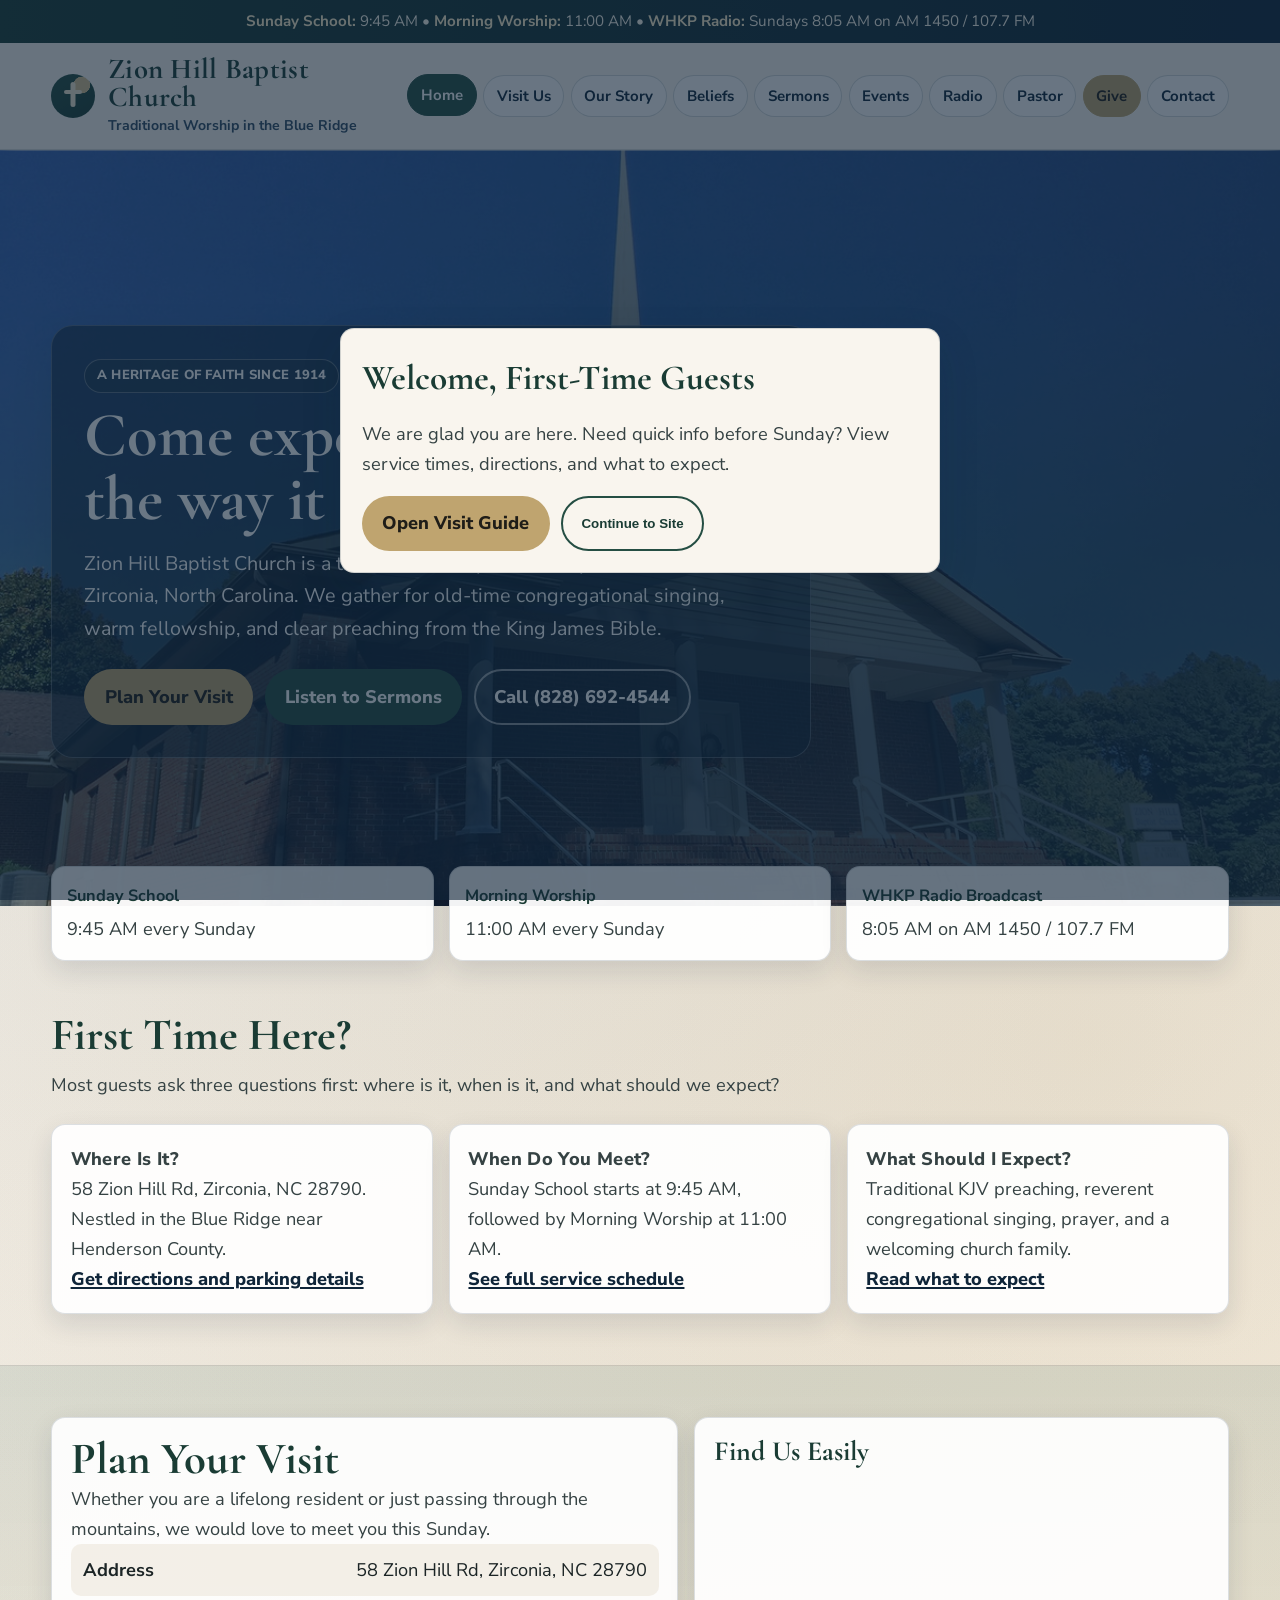
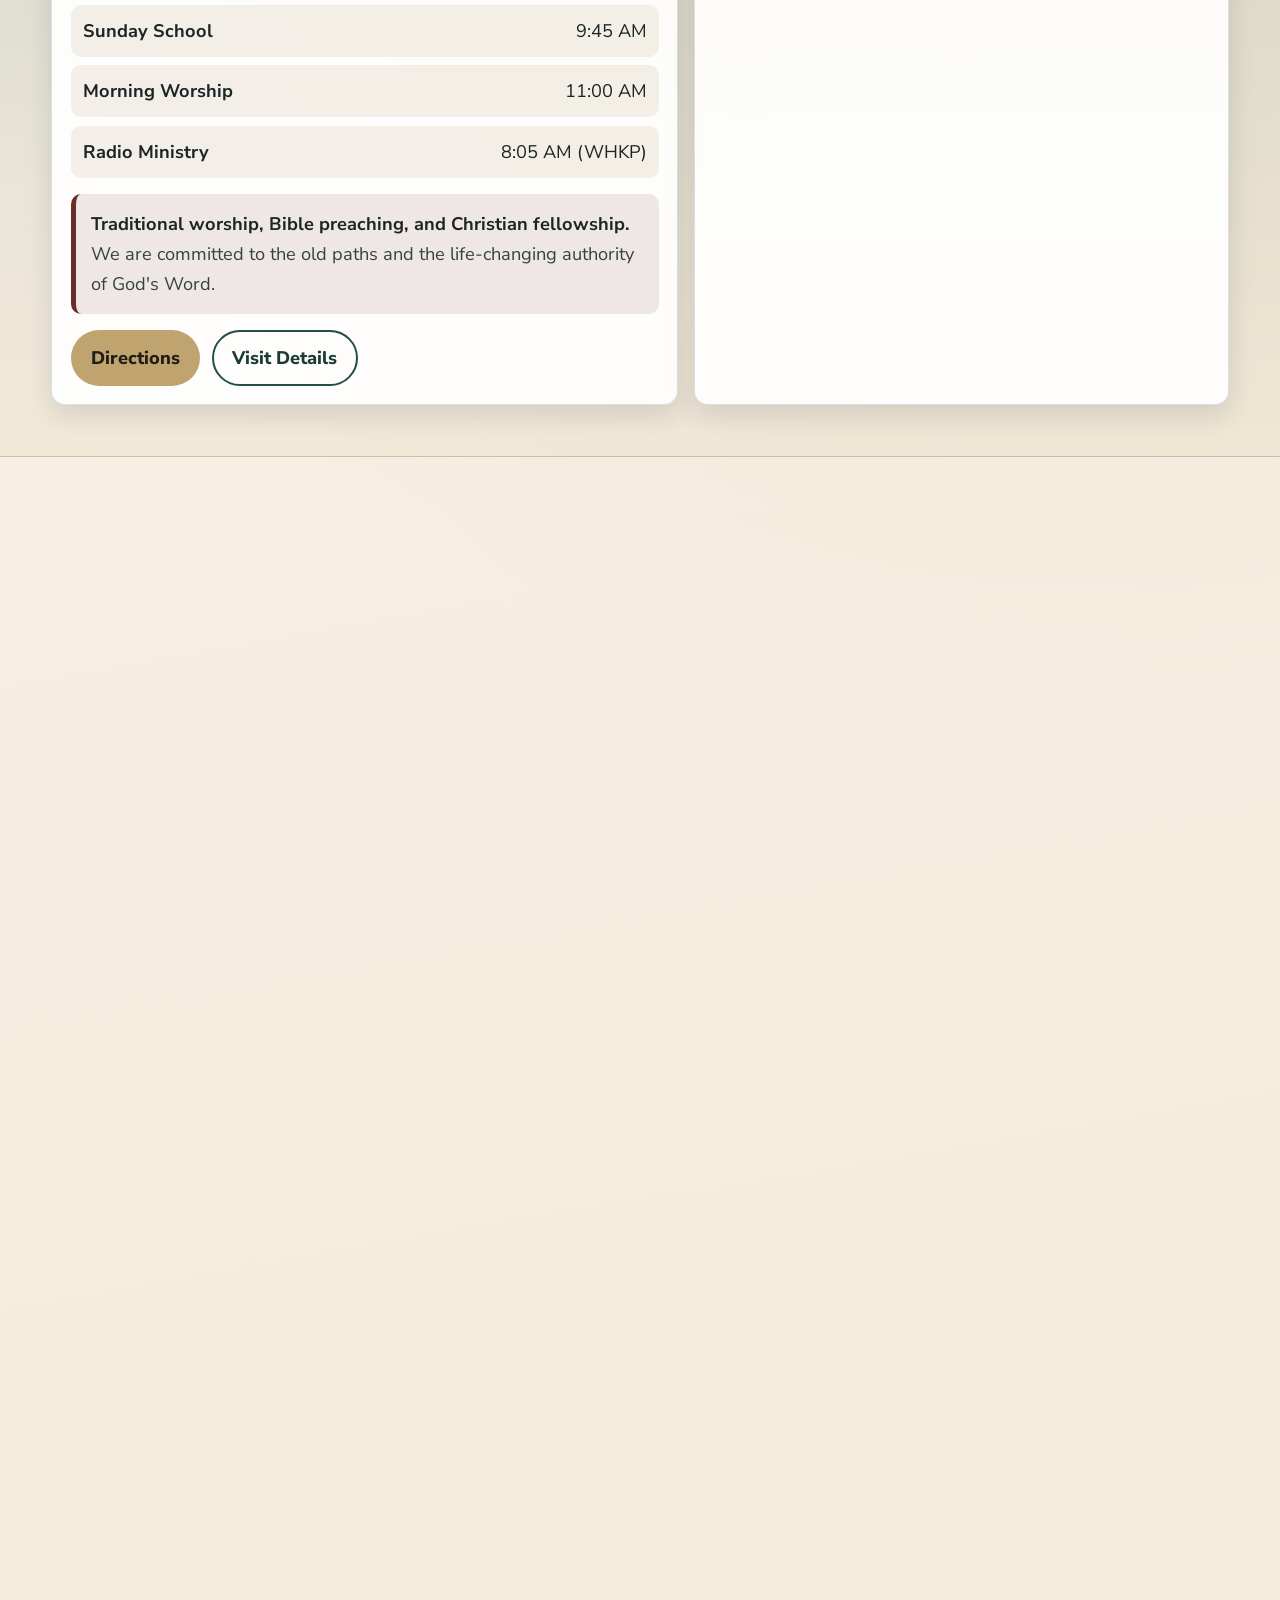
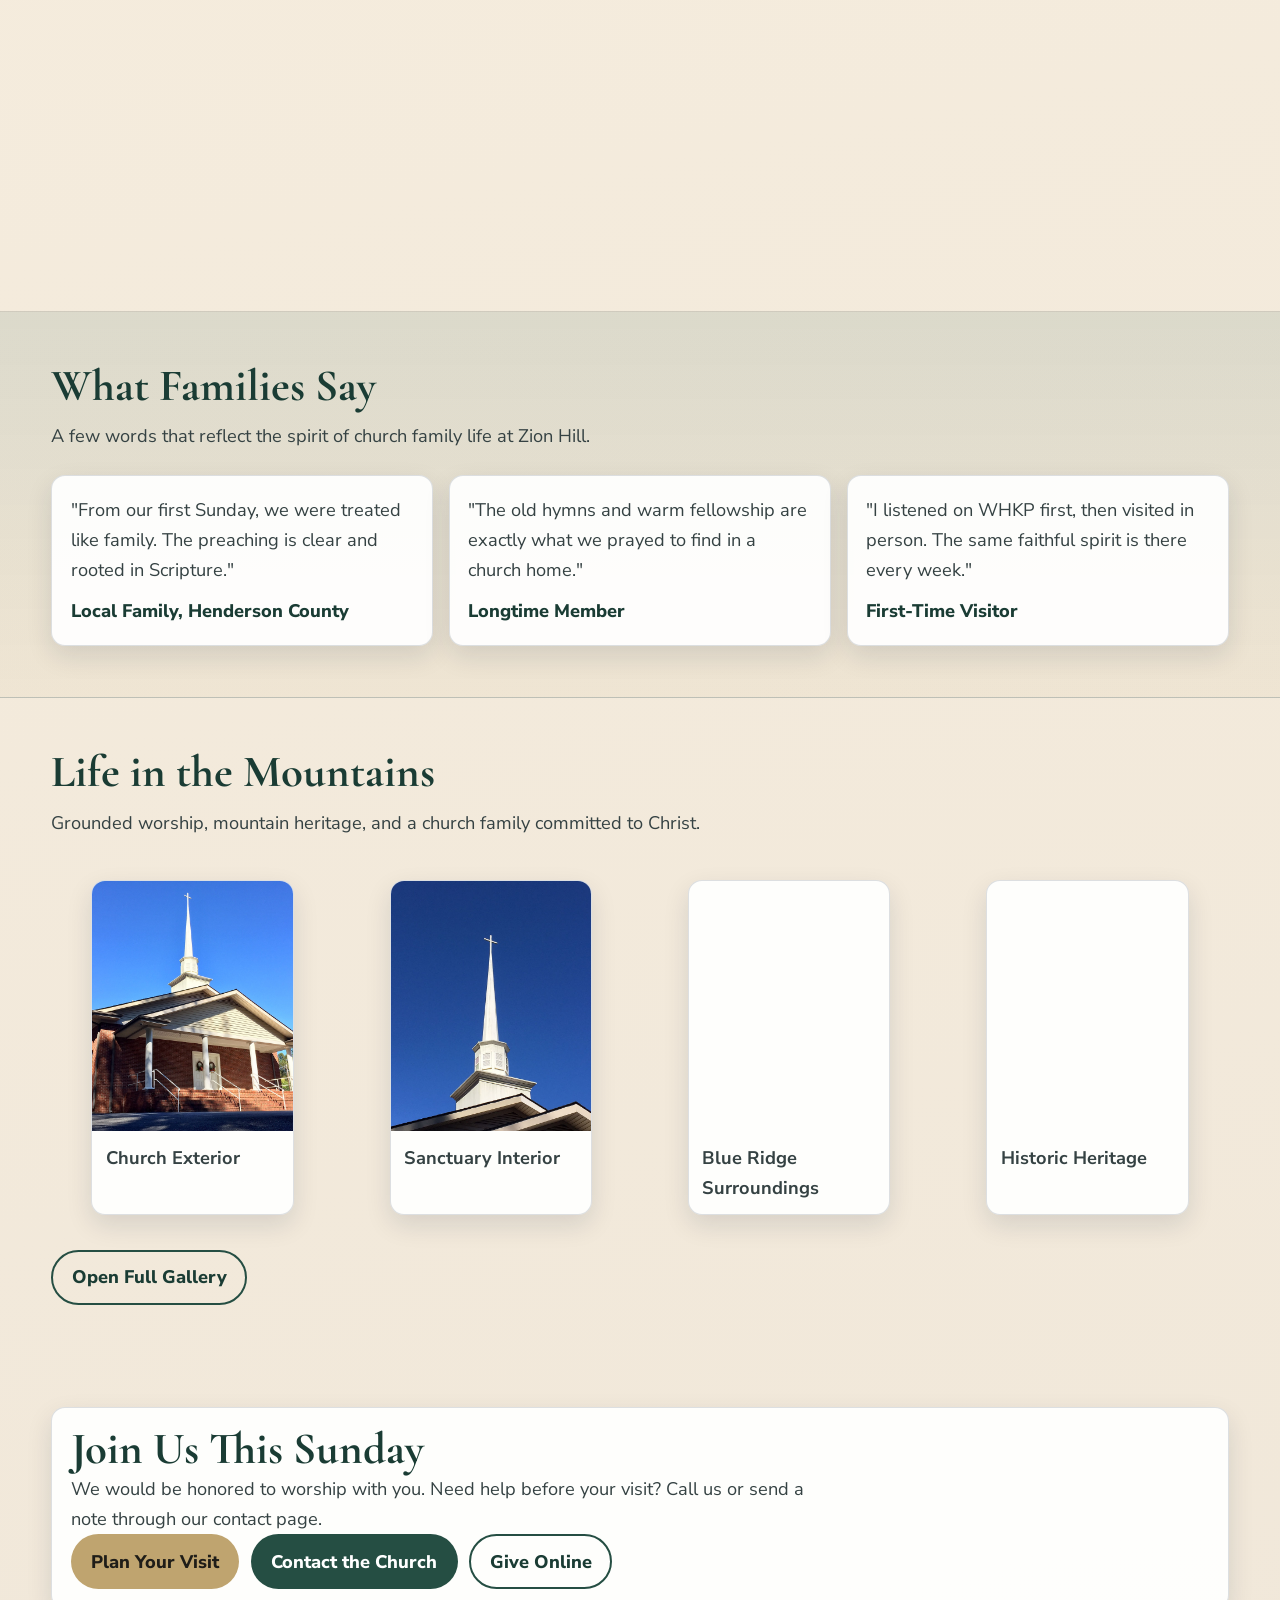
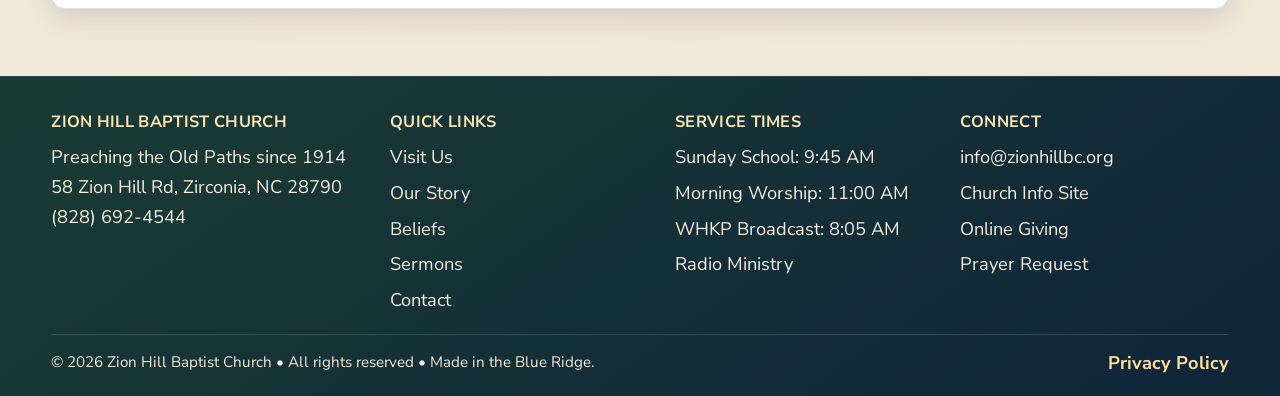
<file: index.html>
<!doctype html>
<html lang="en">
<head>
  <meta charset="utf-8">
  <meta name="viewport" content="width=device-width, initial-scale=1">
  <title>Zion Hill Baptist Church | Traditional KJV Worship in Zirconia, NC</title>
  <meta name="description" content="Traditional KJV preaching, congregational singing, and warm fellowship in the Blue Ridge Mountains. Join Zion Hill Baptist Church in Zirconia, NC.">
  <link rel="canonical" href="https://zionhillbaptist.netlify.app/">
  <meta property="og:title" content="Zion Hill Baptist Church | Traditional KJV Worship in Zirconia, NC">
  <meta property="og:description" content="Come worship the old-time way with Zion Hill Baptist Church. Sunday School at 9:45 AM and Morning Worship at 11:00 AM.">
  <meta property="og:type" content="website">
  <meta property="og:url" content="https://zionhillbaptist.netlify.app/">
  <meta property="og:image" content="https://zionhillbaptist.netlify.app/assets/images/church-exterior.jpg">
  <meta name="twitter:card" content="summary_large_image">
  <meta name="twitter:title" content="Zion Hill Baptist Church">
  <meta name="twitter:description" content="Traditional worship in the Blue Ridge Mountains.">
  <meta name="twitter:image" content="https://zionhillbaptist.netlify.app/assets/images/church-exterior.jpg">
  <link rel="icon" href="assets/icons/favicon.svg" type="image/svg+xml">
  <link rel="manifest" href="site.webmanifest">
  <link rel="stylesheet" href="styles.css">
  <script type="application/ld+json">
    {
      "@context": "https://schema.org",
      "@type": "Church",
      "name": "Zion Hill Baptist Church",
      "url": "https://zionhillbaptist.netlify.app/",
      "telephone": "+1-828-692-4544",
      "address": {
        "@type": "PostalAddress",
        "streetAddress": "58 Zion Hill Rd",
        "addressLocality": "Zirconia",
        "addressRegion": "NC",
        "postalCode": "28790",
        "addressCountry": "US"
      },
      "event": [
        {
          "@type": "Event",
          "name": "Sunday School",
          "startDate": "2026-02-22T09:45:00-05:00",
          "eventAttendanceMode": "https://schema.org/OfflineEventAttendanceMode",
          "location": {
            "@type": "Place",
            "name": "Zion Hill Baptist Church",
            "address": "58 Zion Hill Rd, Zirconia, NC 28790"
          }
        },
        {
          "@type": "Event",
          "name": "Morning Worship",
          "startDate": "2026-02-22T11:00:00-05:00",
          "eventAttendanceMode": "https://schema.org/OfflineEventAttendanceMode",
          "location": {
            "@type": "Place",
            "name": "Zion Hill Baptist Church",
            "address": "58 Zion Hill Rd, Zirconia, NC 28790"
          }
        }
      ]
    }
  </script>
  <script defer src="script.js"></script>
</head>
<body>
  <a class="skip-link" href="#main-content">Skip to content</a>

  <div class="site-topbar">
    <strong>Sunday School:</strong> 9:45 AM • <strong>Morning Worship:</strong> 11:00 AM • <strong>WHKP Radio:</strong> Sundays 8:05 AM on AM 1450 / 107.7 FM
  </div>

  <header class="site-header">
    <div class="container header-shell">
      <a class="brand" href="index.html">
        <span class="brand-mark" aria-hidden="true"></span>
        <span>
          <span class="brand-title">Zion Hill Baptist Church</span>
          <span class="brand-tag">Traditional Worship in the Blue Ridge</span>
        </span>
      </a>
      <button class="menu-toggle" type="button" aria-label="Toggle navigation" aria-controls="primary-nav" aria-expanded="false" data-menu-toggle>Menu</button>
      <nav class="site-nav" id="primary-nav" aria-label="Primary navigation" data-open="false">
        <ul class="nav-list">
          <li><a class="nav-link" href="index.html">Home</a></li>
          <li><a class="nav-link" href="visit.html">Visit Us</a></li>
          <li><a class="nav-link" href="history.html">Our Story</a></li>
          <li><a class="nav-link" href="beliefs.html">Beliefs</a></li>
          <li><a class="nav-link" href="sermons.html">Sermons</a></li>
          <li><a class="nav-link" href="events.html">Events</a></li>
          <li><a class="nav-link" href="radio.html">Radio</a></li>
          <li><a class="nav-link" href="pastor.html">Pastor</a></li>
          <li><a class="nav-link highlight" href="give.html">Give</a></li>
          <li><a class="nav-link" href="contact.html">Contact</a></li>
        </ul>
      </nav>
    </div>
  </header>

  <main id="main-content">
    <section class="hero hero-home">
      <div class="hero-inner reveal">
        <div class="hero-panel">
          <span class="hero-tag">A Heritage of Faith Since 1914</span>
          <h1>Come experience worship the way it used to be.</h1>
          <p>
            Zion Hill Baptist Church is a traditional, independent Baptist church in Zirconia, North Carolina. We gather for old-time
            congregational singing, warm fellowship, and clear preaching from the King James Bible.
          </p>
          <div class="button-row">
            <a class="button primary" href="visit.html">Plan Your Visit</a>
            <a class="button secondary" href="sermons.html">Listen to Sermons</a>
            <a class="button ghost" href="tel:+18286924544">Call (828) 692-4544</a>
          </div>
        </div>
      </div>
    </section>

    <section class="service-strip reveal" aria-label="Service schedule">
      <article class="service-card">
        <strong>Sunday School</strong>
        <span>9:45 AM every Sunday</span>
      </article>
      <article class="service-card">
        <strong>Morning Worship</strong>
        <span>11:00 AM every Sunday</span>
      </article>
      <article class="service-card">
        <strong>WHKP Radio Broadcast</strong>
        <span>8:05 AM on AM 1450 / 107.7 FM</span>
      </article>
    </section>

    <section class="section reveal" aria-labelledby="first-time-heading">
      <h2 id="first-time-heading">First Time Here?</h2>
      <p class="section-intro">Most guests ask three questions first: where is it, when is it, and what should we expect?</p>
      <div class="grid grid-3">
        <article class="card">
          <p class="icon-label">Where Is It?</p>
          <p>58 Zion Hill Rd, Zirconia, NC 28790. Nestled in the Blue Ridge near Henderson County.</p>
          <p><a class="scripture-link" href="visit.html">Get directions and parking details</a></p>
        </article>
        <article class="card">
          <p class="icon-label">When Do You Meet?</p>
          <p>Sunday School starts at 9:45 AM, followed by Morning Worship at 11:00 AM.</p>
          <p><a class="scripture-link" href="events.html">See full service schedule</a></p>
        </article>
        <article class="card">
          <p class="icon-label">What Should I Expect?</p>
          <p>Traditional KJV preaching, reverent congregational singing, prayer, and a welcoming church family.</p>
          <p><a class="scripture-link" href="visit.html#expectations">Read what to expect</a></p>
        </article>
      </div>
    </section>

    <div class="section-band">
      <section class="section split reveal" aria-labelledby="visit-heading">
        <article class="panel">
          <h2 id="visit-heading">Plan Your Visit</h2>
          <p class="section-intro">Whether you are a lifelong resident or just passing through the mountains, we would love to meet you this Sunday.</p>
          <ul class="list-clean" aria-label="Main schedule">
            <li><strong>Address</strong><span>58 Zion Hill Rd, Zirconia, NC 28790</span></li>
            <li><strong>Sunday School</strong><span>9:45 AM</span></li>
            <li><strong>Morning Worship</strong><span>11:00 AM</span></li>
            <li><strong>Radio Ministry</strong><span>8:05 AM (WHKP)</span></li>
          </ul>
          <div class="callout">
            <strong>Traditional worship, Bible preaching, and Christian fellowship.</strong>
            <p>We are committed to the old paths and the life-changing authority of God's Word.</p>
          </div>
          <div class="button-row" style="margin-top: 1rem;">
            <a class="button primary" href="https://maps.google.com/?q=58+Zion+Hill+Rd,+Zirconia,+NC+28790" target="_blank" rel="noopener">Directions</a>
            <a class="button outline" href="visit.html">Visit Details</a>
          </div>
        </article>
        <article class="panel">
          <h3>Find Us Easily</h3>
          <iframe
            class="map-frame"
            title="Map to Zion Hill Baptist Church"
            loading="lazy"
            referrerpolicy="no-referrer-when-downgrade"
            src="https://www.google.com/maps?q=58+Zion+Hill+Rd,+Zirconia,+NC+28790&output=embed"></iframe>
        </article>
      </section>
    </div>

    <section class="section reveal" aria-labelledby="sermon-teaser-heading">
      <h2 id="sermon-teaser-heading">Recent Sermons</h2>
      <p class="section-intro">Listen online through our simple sermon archive with mobile-friendly audio playback.</p>
      <div class="grid grid-3">
        <article class="sermon-item" data-tags="morning worship salvation" data-title="Walking by Faith">
          <h3>Walking by Faith</h3>
          <p>Morning Worship • February 15, 2026 • Pastor Blair Stewart</p>
          <div class="button-row" style="margin-top: 0.8rem;">
            <a class="button secondary" href="sermons.html">Play Message</a>
          </div>
        </article>
        <article class="sermon-item" data-tags="radio ministry old paths" data-title="The Old Paths">
          <h3>The Old Paths</h3>
          <p>WHKP Radio Ministry • February 8, 2026 • Pastor Blair Stewart</p>
          <div class="button-row" style="margin-top: 0.8rem;">
            <a class="button secondary" href="sermons.html">Play Message</a>
          </div>
        </article>
        <article class="sermon-item" data-tags="psalms comfort" data-title="The Shepherd and His Sheep">
          <h3>Psalm 23: The Shepherd and His Sheep</h3>
          <p>Sunday School • February 1, 2026</p>
          <div class="button-row" style="margin-top: 0.8rem;">
            <a class="button secondary" href="sermons.html">Play Message</a>
          </div>
        </article>
      </div>
    </section>

    <section class="section split reveal" aria-labelledby="pastor-preview-heading">
      <article class="image-frame">
        <img src="assets/images/pastor-family.jpg" alt="Pastor Blair Stewart and family at Zion Hill Baptist Church" loading="lazy" decoding="async">
      </article>
      <article class="panel panel-fit">
        <h2 id="pastor-preview-heading">Meet Pastor Blair Stewart</h2>
        <p class="section-intro">
          Pastor Blair Stewart and his wife, Tina, lead with a heart for faithful preaching, caring fellowship, and gospel-centered ministry
          across Henderson County and surrounding communities.
        </p>
        <div class="button-row">
          <a class="button primary" href="pastor.html">Read Pastor Bio</a>
          <a class="button outline" href="contact.html">Send a Message</a>
        </div>
      </article>
    </section>

    <div class="section-band">
      <section class="section reveal" aria-labelledby="testimonials-heading">
        <h2 id="testimonials-heading">What Families Say</h2>
        <p class="section-intro">A few words that reflect the spirit of church family life at Zion Hill.</p>
        <div class="testimonial-track">
          <article class="testimonial">
            <p>"From our first Sunday, we were treated like family. The preaching is clear and rooted in Scripture."</p>
            <cite>Local Family, Henderson County</cite>
          </article>
          <article class="testimonial">
            <p>"The old hymns and warm fellowship are exactly what we prayed to find in a church home."</p>
            <cite>Longtime Member</cite>
          </article>
          <article class="testimonial">
            <p>"I listened on WHKP first, then visited in person. The same faithful spirit is there every week."</p>
            <cite>First-Time Visitor</cite>
          </article>
        </div>
      </section>
    </div>

    <section class="section reveal" aria-labelledby="mountain-heading">
      <h2 id="mountain-heading">Life in the Mountains</h2>
      <p class="section-intro">Grounded worship, mountain heritage, and a church family committed to Christ.</p>
      <div class="gallery-grid">
        <figure class="gallery-item">
          <img src="assets/images/church-exterior.jpg" alt="White steeple church exterior at Zion Hill Baptist" loading="lazy" decoding="async">
          <figcaption class="gallery-caption">Church Exterior</figcaption>
        </figure>
        <figure class="gallery-item">
          <img src="assets/images/church-sanctuary.jpg" alt="Wooden pew sanctuary at Zion Hill Baptist Church" loading="lazy" decoding="async">
          <figcaption class="gallery-caption">Sanctuary Interior</figcaption>
        </figure>
        <figure class="gallery-item">
          <img src="assets/images/blue-ridge.jpg" alt="Blue Ridge mountain landscape near Zirconia, North Carolina" loading="lazy" decoding="async">
          <figcaption class="gallery-caption">Blue Ridge Surroundings</figcaption>
        </figure>
        <figure class="gallery-item">
          <img src="assets/images/church-1916.jpg" alt="Historic church building photo from early Zion Hill years" loading="lazy" decoding="async">
          <figcaption class="gallery-caption">Historic Heritage</figcaption>
        </figure>
      </div>
      <div class="button-row" style="margin-top: 1rem;">
        <a class="button outline" href="gallery.html">Open Full Gallery</a>
      </div>
    </section>

    <section class="section reveal" aria-labelledby="join-heading">
      <article class="panel">
        <h2 id="join-heading">Join Us This Sunday</h2>
        <p class="section-intro">We would be honored to worship with you. Need help before your visit? Call us or send a note through our contact page.</p>
        <div class="button-row">
          <a class="button primary" href="visit.html">Plan Your Visit</a>
          <a class="button secondary" href="contact.html">Contact the Church</a>
          <a class="button outline" href="give.html">Give Online</a>
        </div>
      </article>
    </section>
  </main>

  <footer class="site-footer">
    <div class="container footer-grid">
      <section>
        <h2>Zion Hill Baptist Church</h2>
        <p>Preaching the Old Paths since 1914</p>
        <p>58 Zion Hill Rd, Zirconia, NC 28790</p>
        <p><a href="tel:+18286924544">(828) 692-4544</a></p>
      </section>
      <section>
        <h2>Quick Links</h2>
        <ul>
          <li><a href="visit.html">Visit Us</a></li>
          <li><a href="history.html">Our Story</a></li>
          <li><a href="beliefs.html">Beliefs</a></li>
          <li><a href="sermons.html">Sermons</a></li>
          <li><a href="contact.html">Contact</a></li>
        </ul>
      </section>
      <section>
        <h2>Service Times</h2>
        <ul>
          <li>Sunday School: 9:45 AM</li>
          <li>Morning Worship: 11:00 AM</li>
          <li>WHKP Broadcast: 8:05 AM</li>
          <li><a href="radio.html">Radio Ministry</a></li>
        </ul>
      </section>
      <section>
        <h2>Connect</h2>
        <ul>
          <li><a href="mailto:info@zionhillbc.org">info@zionhillbc.org</a></li>
          <li><a href="https://www.zionhillbaptistchurch.org/" target="_blank" rel="noopener">Church Info Site</a></li>
          <li><a href="give.html">Online Giving</a></li>
          <li><a href="contact.html#prayer-form">Prayer Request</a></li>
        </ul>
      </section>
    </div>
    <div class="container footer-bottom">
      <small>© <span data-year></span> Zion Hill Baptist Church • All rights reserved • Made in the Blue Ridge.</small>
      <a href="privacy.html">Privacy Policy</a>
    </div>
  </footer>

  <div class="mobile-quick-actions" aria-label="Quick mobile actions">
    <a href="tel:+18286924544">Call</a>
    <a href="https://maps.google.com/?q=58+Zion+Hill+Rd,+Zirconia,+NC+28790" target="_blank" rel="noopener">Directions</a>
    <a href="give.html">Give</a>
  </div>

  <aside class="welcome-modal" data-first-visit-modal data-open="false" aria-label="First-time guest welcome">
    <div class="welcome-card">
      <h2>Welcome, First-Time Guests</h2>
      <p>We are glad you are here. Need quick info before Sunday? View service times, directions, and what to expect.</p>
      <div class="button-row">
        <a class="button primary" href="visit.html" data-close-modal>Open Visit Guide</a>
        <button class="button outline" type="button" data-close-modal>Continue to Site</button>
      </div>
    </div>
  </aside>
</body>
</html>
</file>
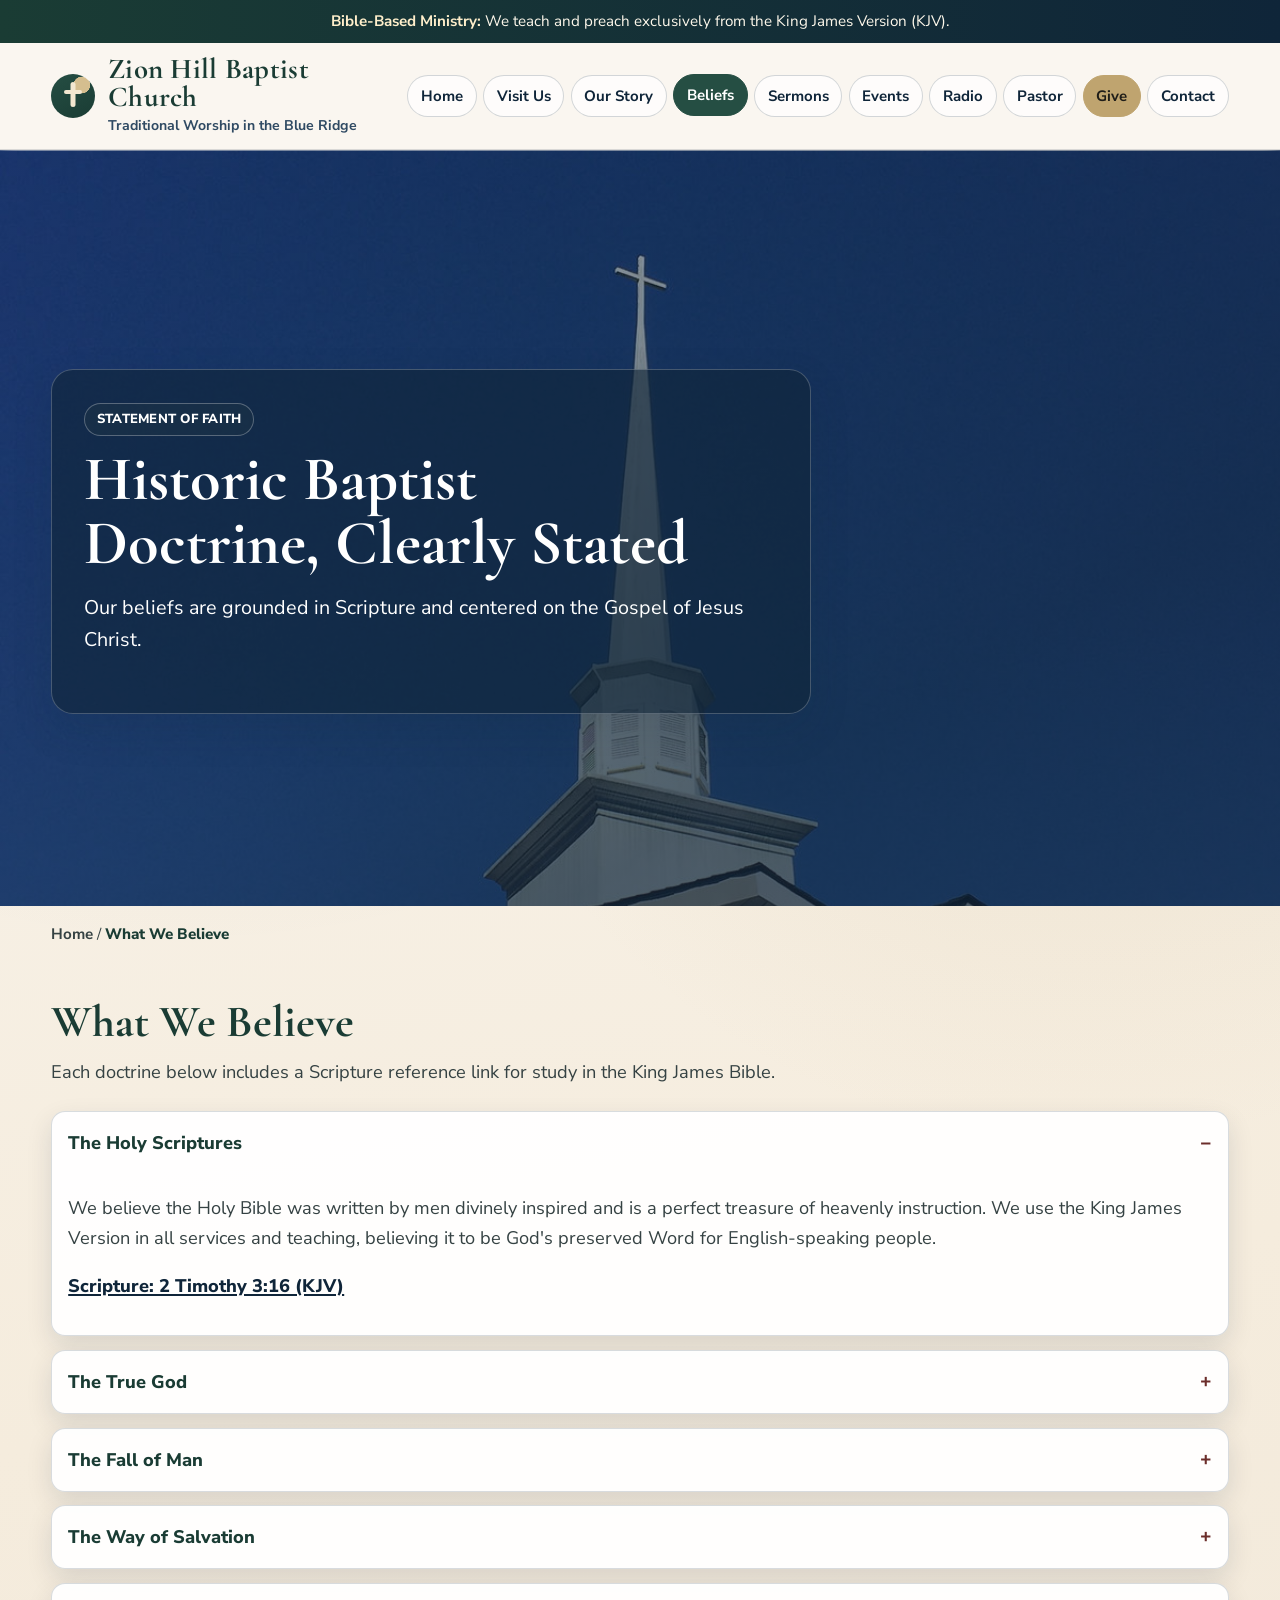
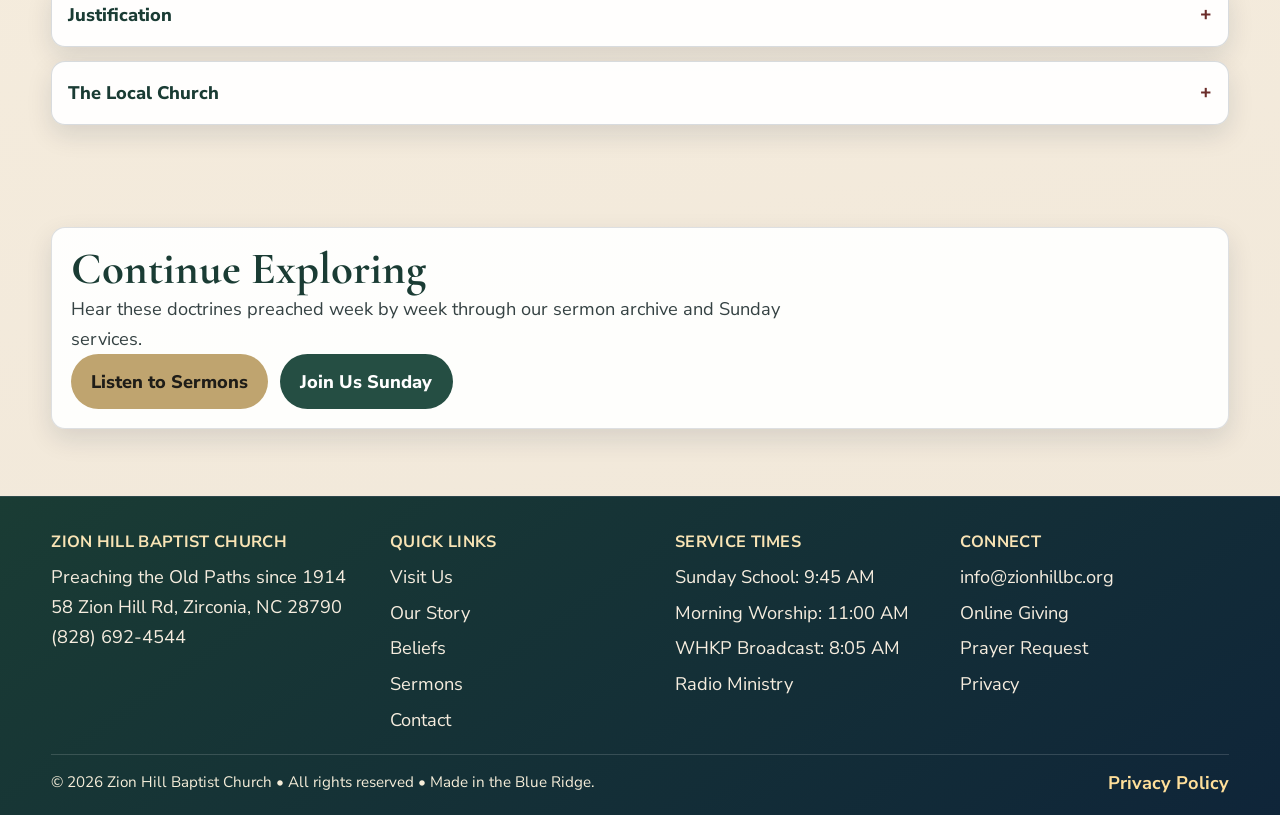
<file: beliefs.html>
<!doctype html>
<html lang="en">
<head>
  <meta charset="utf-8">
  <meta name="viewport" content="width=device-width, initial-scale=1">
  <title>What We Believe | Zion Hill Baptist Church</title>
  <meta name="description" content="Read the statement of faith of Zion Hill Baptist Church, a traditional independent Baptist church using the King James Version.">
  <link rel="canonical" href="https://zionhillbaptist.netlify.app/beliefs.html">
  <meta property="og:title" content="What We Believe | Zion Hill Baptist Church">
  <meta property="og:description" content="Historic Baptist doctrine centered on the Word of God and the Gospel of Jesus Christ.">
  <meta property="og:type" content="website">
  <meta property="og:url" content="https://zionhillbaptist.netlify.app/beliefs.html">
  <meta property="og:image" content="https://zionhillbaptist.netlify.app/assets/images/church-sanctuary.jpg">
  <link rel="icon" href="assets/icons/favicon.svg" type="image/svg+xml">
  <link rel="manifest" href="site.webmanifest">
  <link rel="stylesheet" href="styles.css">
  <script defer src="script.js"></script>
</head>
<body>
  <a class="skip-link" href="#main-content">Skip to content</a>
  <div class="site-topbar"><strong>Bible-Based Ministry:</strong> We teach and preach exclusively from the King James Version (KJV).</div>

  <header class="site-header">
    <div class="container header-shell">
      <a class="brand" href="index.html">
        <span class="brand-mark" aria-hidden="true"></span>
        <span>
          <span class="brand-title">Zion Hill Baptist Church</span>
          <span class="brand-tag">Traditional Worship in the Blue Ridge</span>
        </span>
      </a>
      <button class="menu-toggle" type="button" aria-label="Toggle navigation" aria-controls="primary-nav" aria-expanded="false" data-menu-toggle>Menu</button>
      <nav class="site-nav" id="primary-nav" aria-label="Primary navigation" data-open="false">
        <ul class="nav-list">
          <li><a class="nav-link" href="index.html">Home</a></li>
          <li><a class="nav-link" href="visit.html">Visit Us</a></li>
          <li><a class="nav-link" href="history.html">Our Story</a></li>
          <li><a class="nav-link" href="beliefs.html">Beliefs</a></li>
          <li><a class="nav-link" href="sermons.html">Sermons</a></li>
          <li><a class="nav-link" href="events.html">Events</a></li>
          <li><a class="nav-link" href="radio.html">Radio</a></li>
          <li><a class="nav-link" href="pastor.html">Pastor</a></li>
          <li><a class="nav-link highlight" href="give.html">Give</a></li>
          <li><a class="nav-link" href="contact.html">Contact</a></li>
        </ul>
      </nav>
    </div>
  </header>

  <main id="main-content">
    <section class="hero hero-sanctuary">
      <div class="hero-inner reveal">
        <div class="hero-panel">
          <span class="hero-tag">Statement of Faith</span>
          <h1>Historic Baptist Doctrine, Clearly Stated</h1>
          <p>Our beliefs are grounded in Scripture and centered on the Gospel of Jesus Christ.</p>
        </div>
      </div>
    </section>

    <nav class="breadcrumbs container" aria-label="Breadcrumb">
      <a href="index.html">Home</a> / <span aria-current="page">What We Believe</span>
    </nav>

    <section class="section reveal" aria-labelledby="beliefs-heading">
      <h2 id="beliefs-heading">What We Believe</h2>
      <p class="section-intro">Each doctrine below includes a Scripture reference link for study in the King James Bible.</p>
      <div class="accordion">
        <details open>
          <summary>The Holy Scriptures</summary>
          <div class="accordion-body">
            <p>We believe the Holy Bible was written by men divinely inspired and is a perfect treasure of heavenly instruction. We use the King James Version in all services and teaching, believing it to be God's preserved Word for English-speaking people.</p>
            <p><a class="scripture-link" aria-describedby="beliefs-heading" href="https://www.biblegateway.com/passage/?search=2+Timothy+3%3A16&version=KJV" target="_blank" rel="noopener">Scripture: 2 Timothy 3:16 (KJV)</a></p>
          </div>
        </details>
        <details>
          <summary>The True God</summary>
          <div class="accordion-body">
            <p>We believe there is one, and only one, living and true God. In the unity of the Godhead there are three persons: the Father, the Son, and the Holy Ghost.</p>
            <p><a class="scripture-link" aria-describedby="beliefs-heading" href="https://www.biblegateway.com/passage/?search=Matthew+28%3A19&version=KJV" target="_blank" rel="noopener">Scripture: Matthew 28:19 (KJV)</a></p>
          </div>
        </details>
        <details>
          <summary>The Fall of Man</summary>
          <div class="accordion-body">
            <p>We believe man was created in holiness, but by voluntary transgression fell from that state; therefore all mankind are now sinners by nature and by choice.</p>
            <p><a class="scripture-link" aria-describedby="beliefs-heading" href="https://www.biblegateway.com/passage/?search=Romans+5%3A12&version=KJV" target="_blank" rel="noopener">Scripture: Romans 5:12 (KJV)</a></p>
          </div>
        </details>
        <details>
          <summary>The Way of Salvation</summary>
          <div class="accordion-body">
            <p>We believe salvation of sinners is wholly of grace through Jesus Christ, who took upon Him our nature and by His death made full atonement for our sins.</p>
            <p><a class="scripture-link" aria-describedby="beliefs-heading" href="https://www.biblegateway.com/passage/?search=Ephesians+2%3A8-9&version=KJV" target="_blank" rel="noopener">Scripture: Ephesians 2:8-9 (KJV)</a></p>
          </div>
        </details>
        <details>
          <summary>Justification</summary>
          <div class="accordion-body">
            <p>We believe justification includes the pardon of sin and promise of eternal life to all who believe in Jesus Christ.</p>
            <p><a class="scripture-link" aria-describedby="beliefs-heading" href="https://www.biblegateway.com/passage/?search=Romans+5%3A1&version=KJV" target="_blank" rel="noopener">Scripture: Romans 5:1 (KJV)</a></p>
          </div>
        </details>
        <details>
          <summary>The Local Church</summary>
          <div class="accordion-body">
            <p>We believe a visible church is a congregation of baptized believers associated in covenant faith and Gospel fellowship. We operate as an independent body under Christ's lordship.</p>
            <p><a class="scripture-link" aria-describedby="beliefs-heading" href="https://www.biblegateway.com/passage/?search=Acts+2%3A41-42&version=KJV" target="_blank" rel="noopener">Scripture: Acts 2:41-42 (KJV)</a></p>
          </div>
        </details>
      </div>
    </section>

    <section class="section reveal" aria-labelledby="beliefs-cta-heading">
      <article class="panel">
        <h2 id="beliefs-cta-heading">Continue Exploring</h2>
        <p class="section-intro">Hear these doctrines preached week by week through our sermon archive and Sunday services.</p>
        <div class="button-row">
          <a class="button primary" href="sermons.html">Listen to Sermons</a>
          <a class="button secondary" href="visit.html">Join Us Sunday</a>
        </div>
      </article>
    </section>
  </main>

  <footer class="site-footer">
    <div class="container footer-grid">
      <section>
        <h2>Zion Hill Baptist Church</h2>
        <p>Preaching the Old Paths since 1914</p>
        <p>58 Zion Hill Rd, Zirconia, NC 28790</p>
        <p><a href="tel:+18286924544">(828) 692-4544</a></p>
      </section>
      <section>
        <h2>Quick Links</h2>
        <ul>
          <li><a href="visit.html">Visit Us</a></li>
          <li><a href="history.html">Our Story</a></li>
          <li><a href="beliefs.html">Beliefs</a></li>
          <li><a href="sermons.html">Sermons</a></li>
          <li><a href="contact.html">Contact</a></li>
        </ul>
      </section>
      <section>
        <h2>Service Times</h2>
        <ul>
          <li>Sunday School: 9:45 AM</li>
          <li>Morning Worship: 11:00 AM</li>
          <li>WHKP Broadcast: 8:05 AM</li>
          <li><a href="radio.html">Radio Ministry</a></li>
        </ul>
      </section>
      <section>
        <h2>Connect</h2>
        <ul>
          <li><a href="mailto:info@zionhillbc.org">info@zionhillbc.org</a></li>
          <li><a href="give.html">Online Giving</a></li>
          <li><a href="contact.html#prayer-form">Prayer Request</a></li>
          <li><a href="privacy.html">Privacy</a></li>
        </ul>
      </section>
    </div>
    <div class="container footer-bottom">
      <small>© <span data-year></span> Zion Hill Baptist Church • All rights reserved • Made in the Blue Ridge.</small>
      <a href="privacy.html">Privacy Policy</a>
    </div>
  </footer>

  <div class="mobile-quick-actions" aria-label="Quick mobile actions">
    <a href="tel:+18286924544">Call</a>
    <a href="https://maps.google.com/?q=58+Zion+Hill+Rd,+Zirconia,+NC+28790" target="_blank" rel="noopener">Directions</a>
    <a href="give.html">Give</a>
  </div>
</body>
</html>
</file>
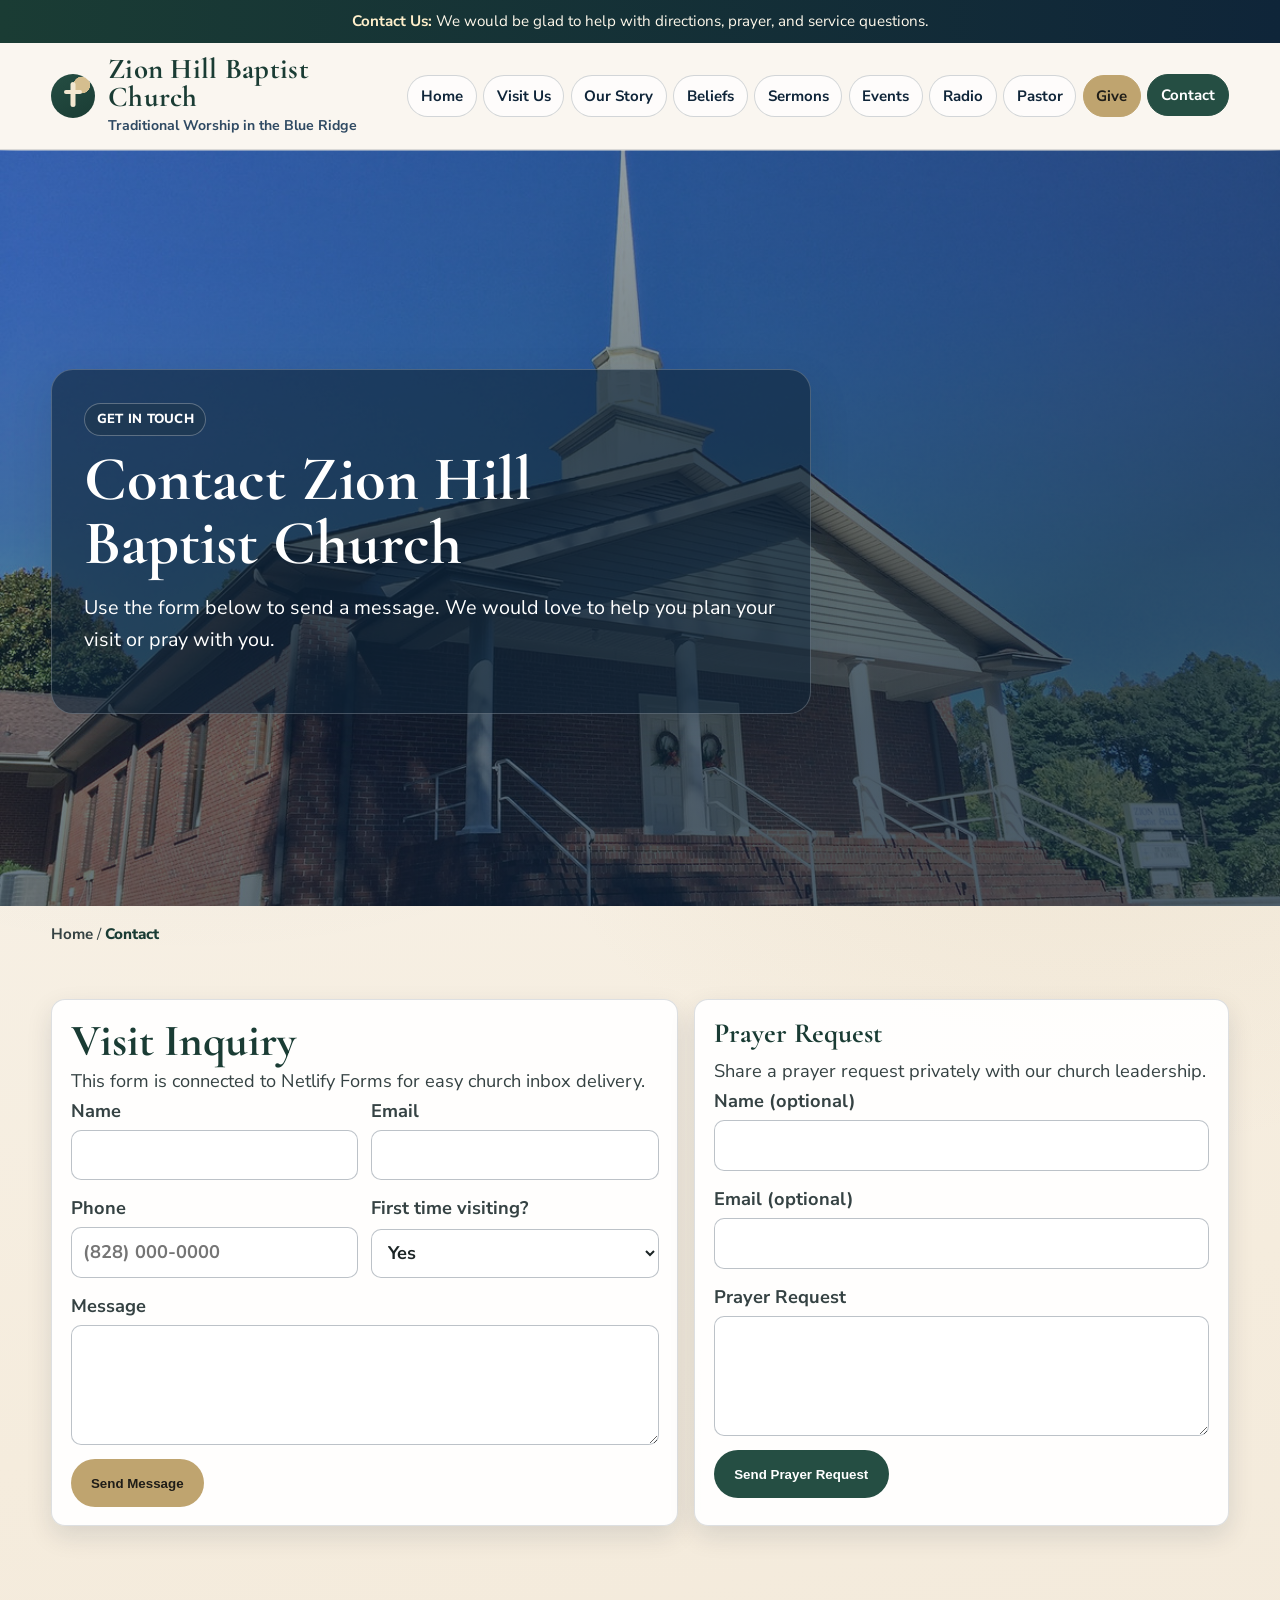
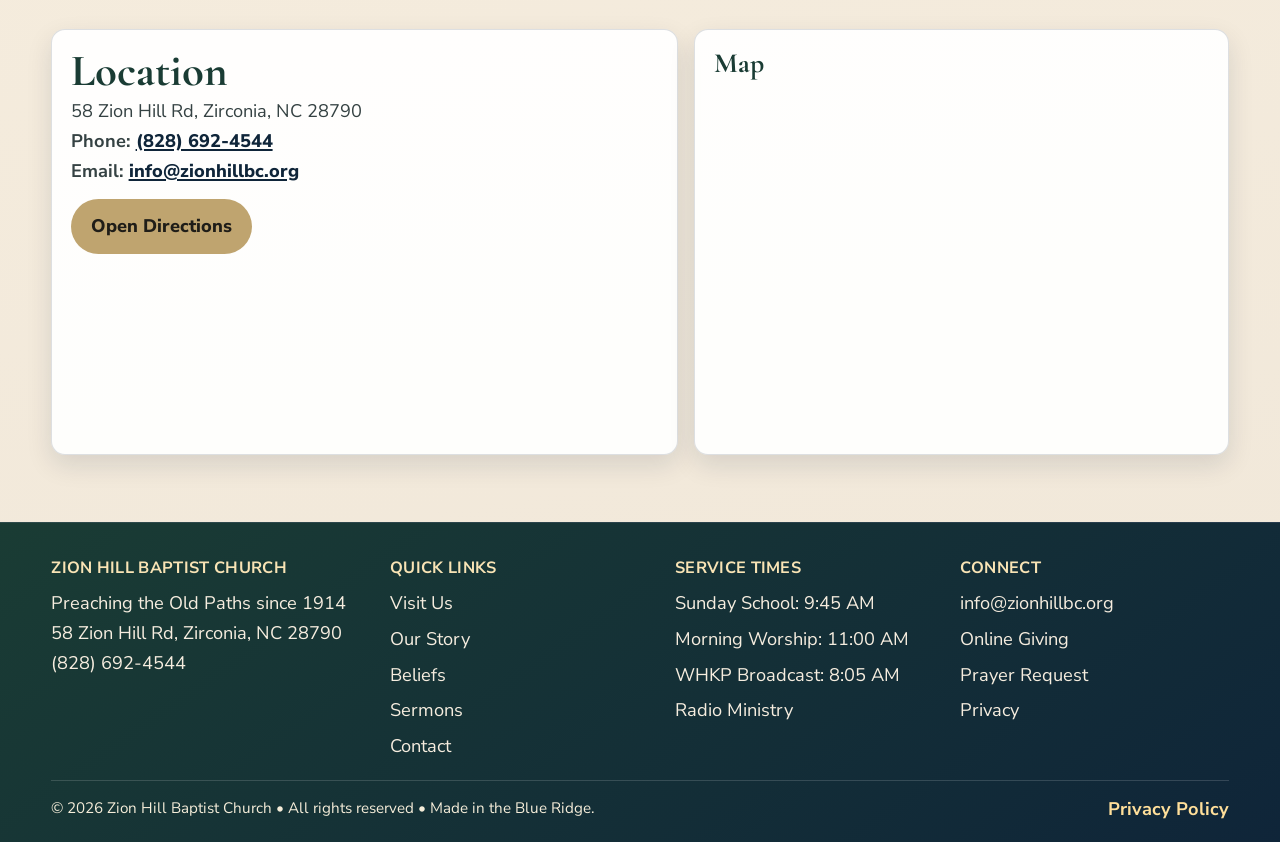
<file: contact.html>
<!doctype html>
<html lang="en">
<head>
  <meta charset="utf-8">
  <meta name="viewport" content="width=device-width, initial-scale=1">
  <title>Contact Zion Hill Baptist Church | Zirconia, NC</title>
  <meta name="description" content="Contact Zion Hill Baptist Church for visit questions, prayer requests, and ministry information.">
  <link rel="canonical" href="https://zionhillbaptist.netlify.app/contact.html">
  <meta property="og:title" content="Contact Zion Hill Baptist Church">
  <meta property="og:description" content="Reach out with questions, prayer needs, or first-time visit planning.">
  <meta property="og:type" content="website">
  <meta property="og:url" content="https://zionhillbaptist.netlify.app/contact.html">
  <link rel="icon" href="assets/icons/favicon.svg" type="image/svg+xml">
  <link rel="manifest" href="site.webmanifest">
  <link rel="stylesheet" href="styles.css">
  <script defer src="script.js"></script>
</head>
<body>
  <a class="skip-link" href="#main-content">Skip to content</a>
  <div class="site-topbar"><strong>Contact Us:</strong> We would be glad to help with directions, prayer, and service questions.</div>

  <header class="site-header">
    <div class="container header-shell">
      <a class="brand" href="index.html">
        <span class="brand-mark" aria-hidden="true"></span>
        <span>
          <span class="brand-title">Zion Hill Baptist Church</span>
          <span class="brand-tag">Traditional Worship in the Blue Ridge</span>
        </span>
      </a>
      <button class="menu-toggle" type="button" aria-label="Toggle navigation" aria-controls="primary-nav" aria-expanded="false" data-menu-toggle>Menu</button>
      <nav class="site-nav" id="primary-nav" aria-label="Primary navigation" data-open="false">
        <ul class="nav-list">
          <li><a class="nav-link" href="index.html">Home</a></li>
          <li><a class="nav-link" href="visit.html">Visit Us</a></li>
          <li><a class="nav-link" href="history.html">Our Story</a></li>
          <li><a class="nav-link" href="beliefs.html">Beliefs</a></li>
          <li><a class="nav-link" href="sermons.html">Sermons</a></li>
          <li><a class="nav-link" href="events.html">Events</a></li>
          <li><a class="nav-link" href="radio.html">Radio</a></li>
          <li><a class="nav-link" href="pastor.html">Pastor</a></li>
          <li><a class="nav-link highlight" href="give.html">Give</a></li>
          <li><a class="nav-link" href="contact.html">Contact</a></li>
        </ul>
      </nav>
    </div>
  </header>

  <main id="main-content">
    <section class="hero hero-home">
      <div class="hero-inner reveal">
        <div class="hero-panel">
          <span class="hero-tag">Get In Touch</span>
          <h1>Contact Zion Hill Baptist Church</h1>
          <p>Use the form below to send a message. We would love to help you plan your visit or pray with you.</p>
        </div>
      </div>
    </section>

    <nav class="breadcrumbs container" aria-label="Breadcrumb">
      <a href="index.html">Home</a> / <span aria-current="page">Contact</span>
    </nav>

    <section class="section split reveal" aria-labelledby="contact-heading">
      <article class="panel">
        <h2 id="contact-heading">Visit Inquiry</h2>
        <p class="section-intro">This form is connected to Netlify Forms for easy church inbox delivery.</p>
        <form name="visit-inquiry" method="POST" data-netlify="true" netlify-honeypot="bot-field" action="/thanks.html">
          <input type="hidden" name="form-name" value="visit-inquiry">
          <p class="sr-only">
            <label>Don't fill this out if you're human: <input name="bot-field"></label>
          </p>
          <div class="form-grid two">
            <label>
              Name
              <input type="text" name="name" required>
            </label>
            <label>
              Email
              <input type="email" name="email" required>
            </label>
          </div>
          <div class="form-grid two" style="margin-top: 0.8rem;">
            <label>
              Phone
              <input type="tel" name="phone" placeholder="(828) 000-0000">
            </label>
            <label>
              First time visiting?
              <select name="first_time">
                <option value="Yes">Yes</option>
                <option value="No">No</option>
              </select>
            </label>
          </div>
          <div class="form-grid" style="margin-top: 0.8rem;">
            <label>
              Message
              <textarea name="message" required></textarea>
            </label>
          </div>
          <div class="button-row" style="margin-top: 0.9rem;">
            <button class="button primary" type="submit">Send Message</button>
          </div>
        </form>
      </article>

      <article class="panel" id="prayer-form">
        <h3>Prayer Request</h3>
        <p class="section-intro">Share a prayer request privately with our church leadership.</p>
        <form name="prayer-request" method="POST" data-netlify="true" netlify-honeypot="bot-field" action="/thanks.html">
          <input type="hidden" name="form-name" value="prayer-request">
          <p class="sr-only">
            <label>Don't fill this out if you're human: <input name="bot-field"></label>
          </p>
          <div class="form-grid">
            <label>
              Name (optional)
              <input type="text" name="name">
            </label>
            <label>
              Email (optional)
              <input type="email" name="email">
            </label>
            <label>
              Prayer Request
              <textarea name="request" required></textarea>
            </label>
          </div>
          <div class="button-row" style="margin-top: 0.9rem;">
            <button class="button secondary" type="submit">Send Prayer Request</button>
          </div>
        </form>
      </article>
    </section>

    <section class="section split reveal" aria-labelledby="location-heading">
      <article class="panel">
        <h2 id="location-heading">Location</h2>
        <p class="section-intro">58 Zion Hill Rd, Zirconia, NC 28790</p>
        <p><strong>Phone:</strong> <a class="scripture-link" href="tel:+18286924544">(828) 692-4544</a></p>
        <p><strong>Email:</strong> <a class="scripture-link" href="mailto:info@zionhillbc.org">info@zionhillbc.org</a></p>
        <div class="button-row" style="margin-top: 0.8rem;">
          <a class="button primary" href="https://maps.google.com/?q=58+Zion+Hill+Rd,+Zirconia,+NC+28790" target="_blank" rel="noopener">Open Directions</a>
        </div>
      </article>
      <article class="panel">
        <h3>Map</h3>
        <iframe class="map-frame" title="Map to Zion Hill Baptist Church" loading="lazy" referrerpolicy="no-referrer-when-downgrade" src="https://www.google.com/maps?q=58+Zion+Hill+Rd,+Zirconia,+NC+28790&output=embed"></iframe>
      </article>
    </section>
  </main>

  <footer class="site-footer">
    <div class="container footer-grid">
      <section>
        <h2>Zion Hill Baptist Church</h2>
        <p>Preaching the Old Paths since 1914</p>
        <p>58 Zion Hill Rd, Zirconia, NC 28790</p>
        <p><a href="tel:+18286924544">(828) 692-4544</a></p>
      </section>
      <section>
        <h2>Quick Links</h2>
        <ul>
          <li><a href="visit.html">Visit Us</a></li>
          <li><a href="history.html">Our Story</a></li>
          <li><a href="beliefs.html">Beliefs</a></li>
          <li><a href="sermons.html">Sermons</a></li>
          <li><a href="contact.html">Contact</a></li>
        </ul>
      </section>
      <section>
        <h2>Service Times</h2>
        <ul>
          <li>Sunday School: 9:45 AM</li>
          <li>Morning Worship: 11:00 AM</li>
          <li>WHKP Broadcast: 8:05 AM</li>
          <li><a href="radio.html">Radio Ministry</a></li>
        </ul>
      </section>
      <section>
        <h2>Connect</h2>
        <ul>
          <li><a href="mailto:info@zionhillbc.org">info@zionhillbc.org</a></li>
          <li><a href="give.html">Online Giving</a></li>
          <li><a href="contact.html#prayer-form">Prayer Request</a></li>
          <li><a href="privacy.html">Privacy</a></li>
        </ul>
      </section>
    </div>
    <div class="container footer-bottom">
      <small>© <span data-year></span> Zion Hill Baptist Church • All rights reserved • Made in the Blue Ridge.</small>
      <a href="privacy.html">Privacy Policy</a>
    </div>
  </footer>

  <div class="mobile-quick-actions" aria-label="Quick mobile actions">
    <a href="tel:+18286924544">Call</a>
    <a href="https://maps.google.com/?q=58+Zion+Hill+Rd,+Zirconia,+NC+28790" target="_blank" rel="noopener">Directions</a>
    <a href="give.html">Give</a>
  </div>
</body>
</html>
</file>
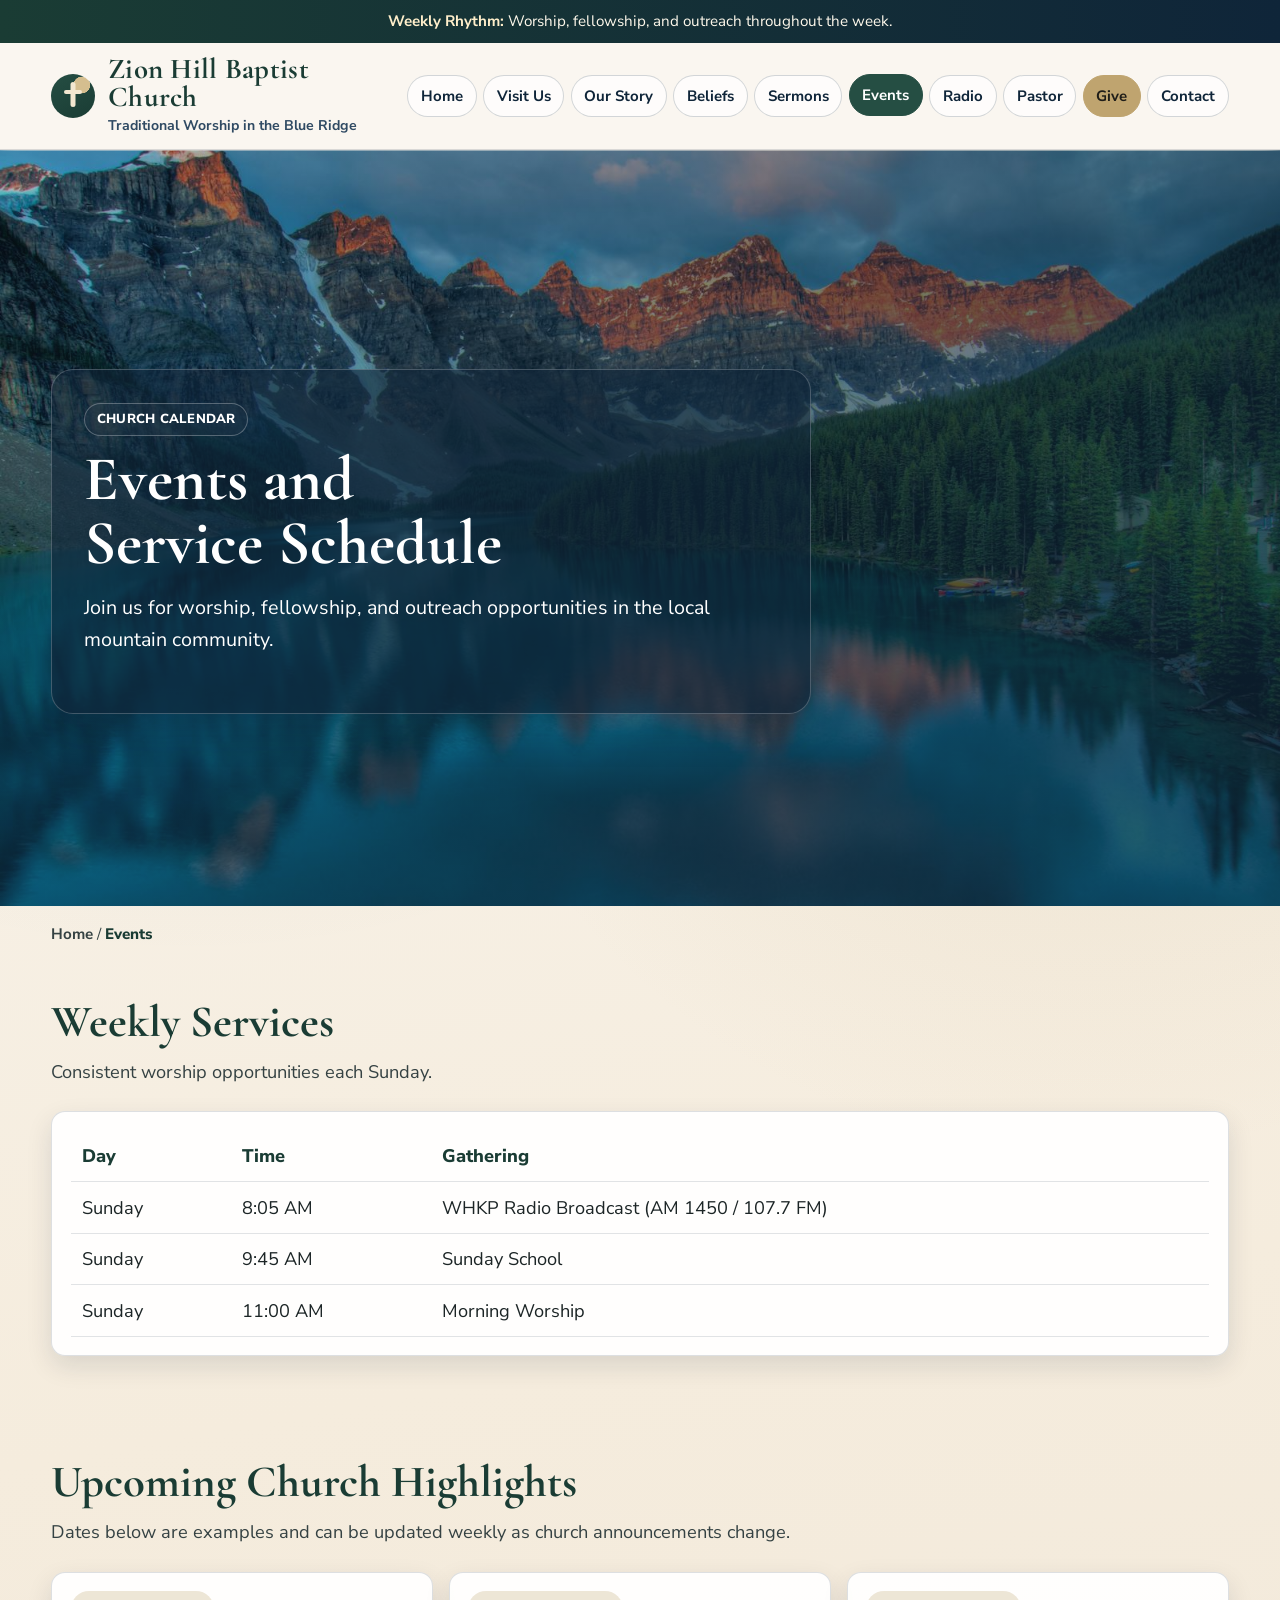
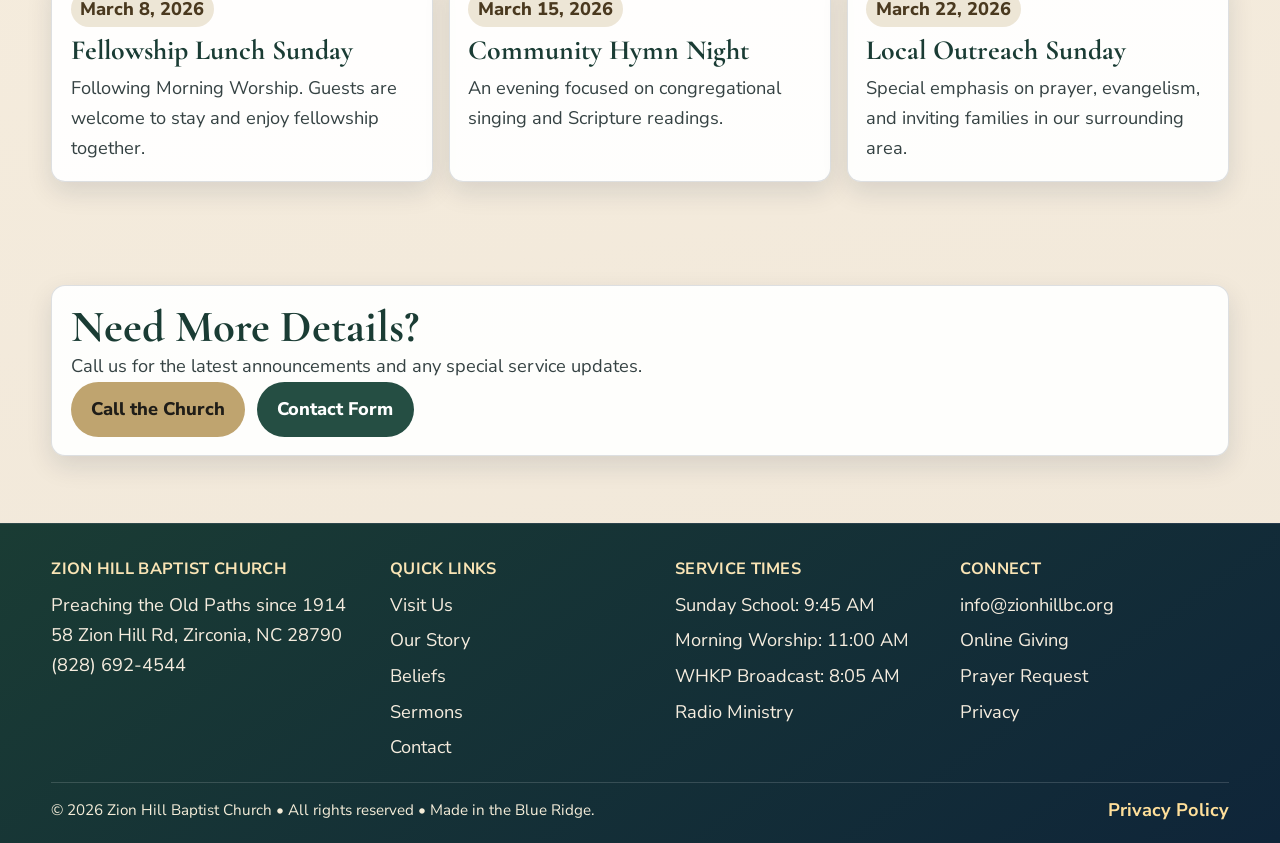
<file: events.html>
<!doctype html>
<html lang="en">
<head>
  <meta charset="utf-8">
  <meta name="viewport" content="width=device-width, initial-scale=1">
  <title>Events & Schedule | Zion Hill Baptist Church</title>
  <meta name="description" content="See weekly services and upcoming events at Zion Hill Baptist Church in Zirconia, NC.">
  <link rel="canonical" href="https://zionhillbaptist.netlify.app/events.html">
  <meta property="og:title" content="Events & Schedule | Zion Hill Baptist Church">
  <meta property="og:description" content="Weekly services, radio schedule, and fellowship events.">
  <meta property="og:type" content="website">
  <meta property="og:url" content="https://zionhillbaptist.netlify.app/events.html">
  <link rel="icon" href="assets/icons/favicon.svg" type="image/svg+xml">
  <link rel="manifest" href="site.webmanifest">
  <link rel="stylesheet" href="styles.css">
  <script defer src="script.js"></script>
</head>
<body>
  <a class="skip-link" href="#main-content">Skip to content</a>
  <div class="site-topbar"><strong>Weekly Rhythm:</strong> Worship, fellowship, and outreach throughout the week.</div>

  <header class="site-header">
    <div class="container header-shell">
      <a class="brand" href="index.html">
        <span class="brand-mark" aria-hidden="true"></span>
        <span>
          <span class="brand-title">Zion Hill Baptist Church</span>
          <span class="brand-tag">Traditional Worship in the Blue Ridge</span>
        </span>
      </a>
      <button class="menu-toggle" type="button" aria-label="Toggle navigation" aria-controls="primary-nav" aria-expanded="false" data-menu-toggle>Menu</button>
      <nav class="site-nav" id="primary-nav" aria-label="Primary navigation" data-open="false">
        <ul class="nav-list">
          <li><a class="nav-link" href="index.html">Home</a></li>
          <li><a class="nav-link" href="visit.html">Visit Us</a></li>
          <li><a class="nav-link" href="history.html">Our Story</a></li>
          <li><a class="nav-link" href="beliefs.html">Beliefs</a></li>
          <li><a class="nav-link" href="sermons.html">Sermons</a></li>
          <li><a class="nav-link" href="events.html">Events</a></li>
          <li><a class="nav-link" href="radio.html">Radio</a></li>
          <li><a class="nav-link" href="pastor.html">Pastor</a></li>
          <li><a class="nav-link highlight" href="give.html">Give</a></li>
          <li><a class="nav-link" href="contact.html">Contact</a></li>
        </ul>
      </nav>
    </div>
  </header>

  <main id="main-content">
    <section class="hero hero-mountains">
      <div class="hero-inner reveal">
        <div class="hero-panel">
          <span class="hero-tag">Church Calendar</span>
          <h1>Events and Service Schedule</h1>
          <p>Join us for worship, fellowship, and outreach opportunities in the local mountain community.</p>
        </div>
      </div>
    </section>

    <nav class="breadcrumbs container" aria-label="Breadcrumb">
      <a href="index.html">Home</a> / <span aria-current="page">Events</span>
    </nav>

    <section class="section reveal" aria-labelledby="weekly-heading">
      <h2 id="weekly-heading">Weekly Services</h2>
      <p class="section-intro">Consistent worship opportunities each Sunday.</p>
      <div class="table-wrap panel">
        <table class="schedule-table" aria-label="Weekly service schedule">
          <thead>
            <tr>
              <th>Day</th>
              <th>Time</th>
              <th>Gathering</th>
            </tr>
          </thead>
          <tbody>
            <tr>
              <td>Sunday</td>
              <td>8:05 AM</td>
              <td>WHKP Radio Broadcast (AM 1450 / 107.7 FM)</td>
            </tr>
            <tr>
              <td>Sunday</td>
              <td>9:45 AM</td>
              <td>Sunday School</td>
            </tr>
            <tr>
              <td>Sunday</td>
              <td>11:00 AM</td>
              <td>Morning Worship</td>
            </tr>
          </tbody>
        </table>
      </div>
    </section>

    <section class="section reveal" aria-labelledby="upcoming-heading">
      <h2 id="upcoming-heading">Upcoming Church Highlights</h2>
      <p class="section-intro">Dates below are examples and can be updated weekly as church announcements change.</p>
      <div class="grid grid-3">
        <article class="event-item">
          <time datetime="2026-03-08">March 8, 2026</time>
          <h3>Fellowship Lunch Sunday</h3>
          <p>Following Morning Worship. Guests are welcome to stay and enjoy fellowship together.</p>
        </article>
        <article class="event-item">
          <time datetime="2026-03-15">March 15, 2026</time>
          <h3>Community Hymn Night</h3>
          <p>An evening focused on congregational singing and Scripture readings.</p>
        </article>
        <article class="event-item">
          <time datetime="2026-03-22">March 22, 2026</time>
          <h3>Local Outreach Sunday</h3>
          <p>Special emphasis on prayer, evangelism, and inviting families in our surrounding area.</p>
        </article>
      </div>
    </section>

    <section class="section reveal" aria-labelledby="events-cta-heading">
      <article class="panel">
        <h2 id="events-cta-heading">Need More Details?</h2>
        <p class="section-intro">Call us for the latest announcements and any special service updates.</p>
        <div class="button-row">
          <a class="button primary" href="tel:+18286924544">Call the Church</a>
          <a class="button secondary" href="contact.html">Contact Form</a>
        </div>
      </article>
    </section>
  </main>

  <footer class="site-footer">
    <div class="container footer-grid">
      <section>
        <h2>Zion Hill Baptist Church</h2>
        <p>Preaching the Old Paths since 1914</p>
        <p>58 Zion Hill Rd, Zirconia, NC 28790</p>
        <p><a href="tel:+18286924544">(828) 692-4544</a></p>
      </section>
      <section>
        <h2>Quick Links</h2>
        <ul>
          <li><a href="visit.html">Visit Us</a></li>
          <li><a href="history.html">Our Story</a></li>
          <li><a href="beliefs.html">Beliefs</a></li>
          <li><a href="sermons.html">Sermons</a></li>
          <li><a href="contact.html">Contact</a></li>
        </ul>
      </section>
      <section>
        <h2>Service Times</h2>
        <ul>
          <li>Sunday School: 9:45 AM</li>
          <li>Morning Worship: 11:00 AM</li>
          <li>WHKP Broadcast: 8:05 AM</li>
          <li><a href="radio.html">Radio Ministry</a></li>
        </ul>
      </section>
      <section>
        <h2>Connect</h2>
        <ul>
          <li><a href="mailto:info@zionhillbc.org">info@zionhillbc.org</a></li>
          <li><a href="give.html">Online Giving</a></li>
          <li><a href="contact.html#prayer-form">Prayer Request</a></li>
          <li><a href="privacy.html">Privacy</a></li>
        </ul>
      </section>
    </div>
    <div class="container footer-bottom">
      <small>© <span data-year></span> Zion Hill Baptist Church • All rights reserved • Made in the Blue Ridge.</small>
      <a href="privacy.html">Privacy Policy</a>
    </div>
  </footer>

  <div class="mobile-quick-actions" aria-label="Quick mobile actions">
    <a href="tel:+18286924544">Call</a>
    <a href="https://maps.google.com/?q=58+Zion+Hill+Rd,+Zirconia,+NC+28790" target="_blank" rel="noopener">Directions</a>
    <a href="give.html">Give</a>
  </div>
</body>
</html>
</file>
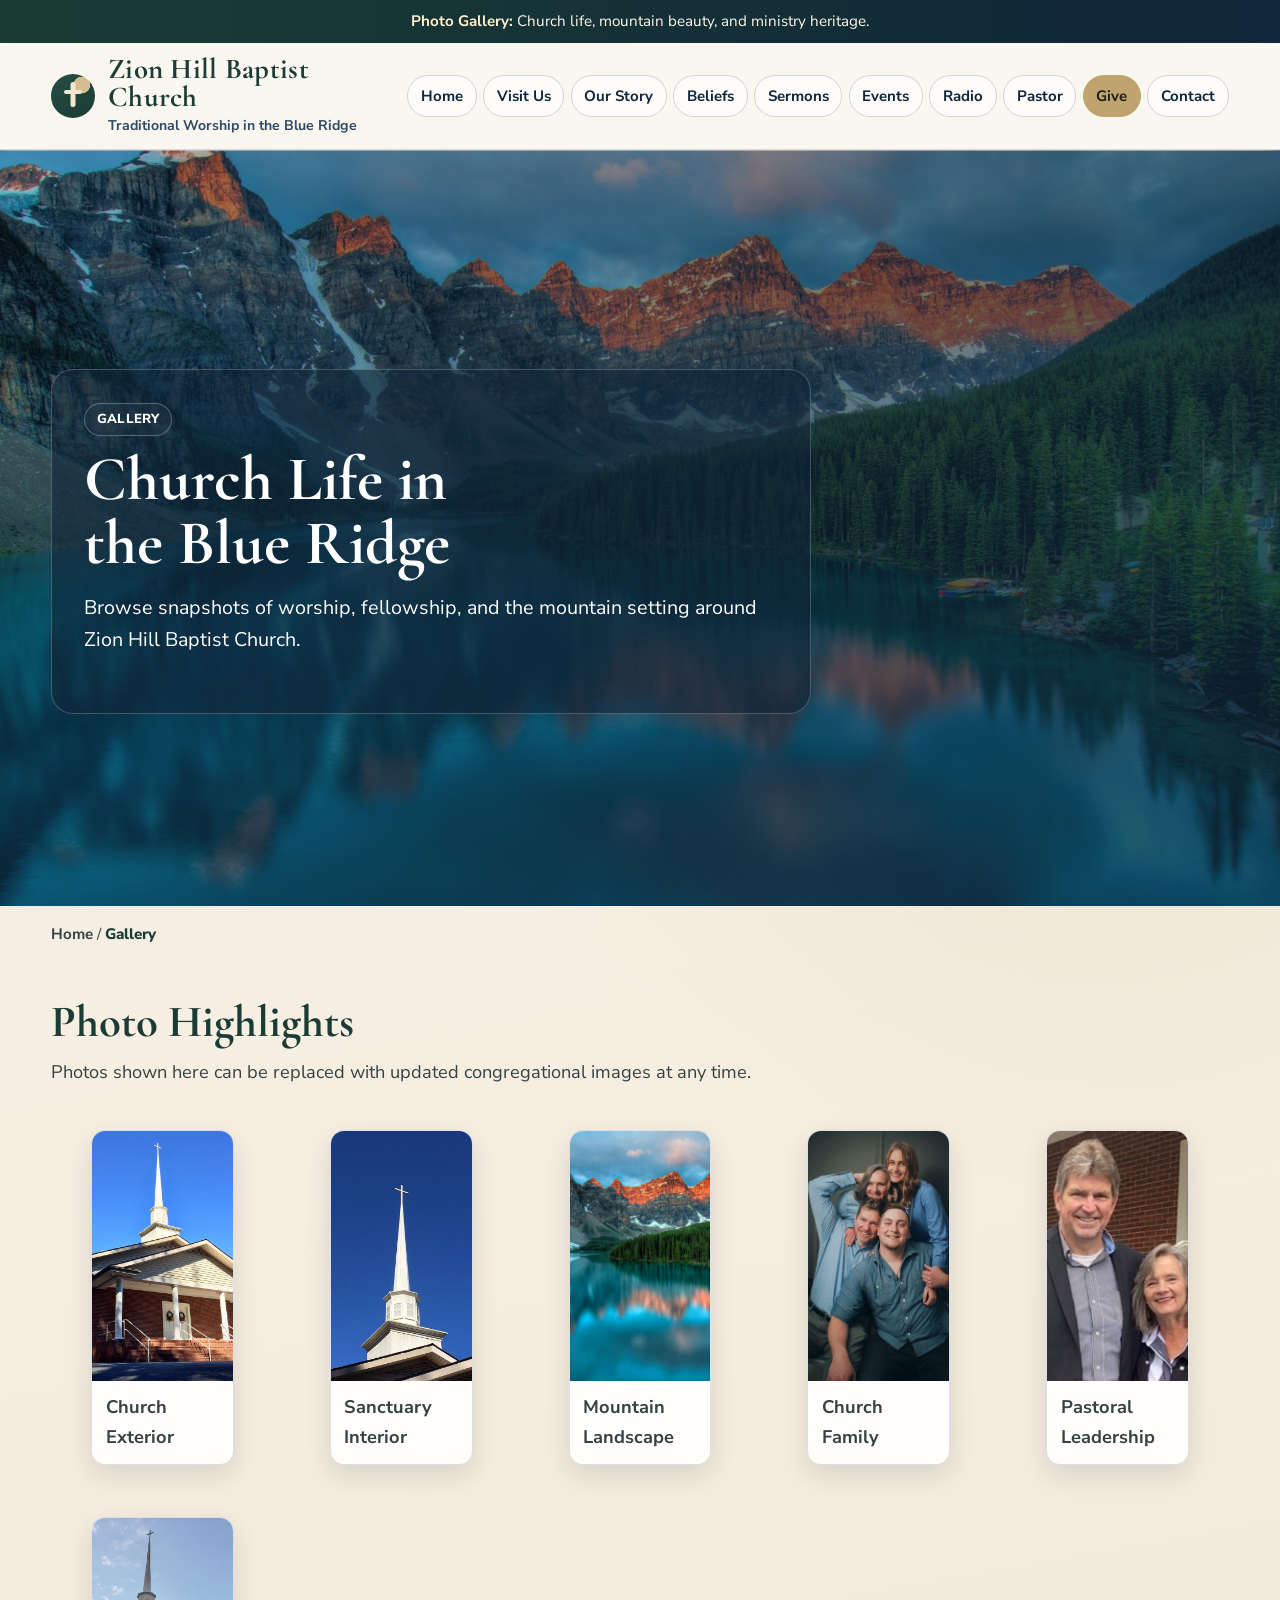
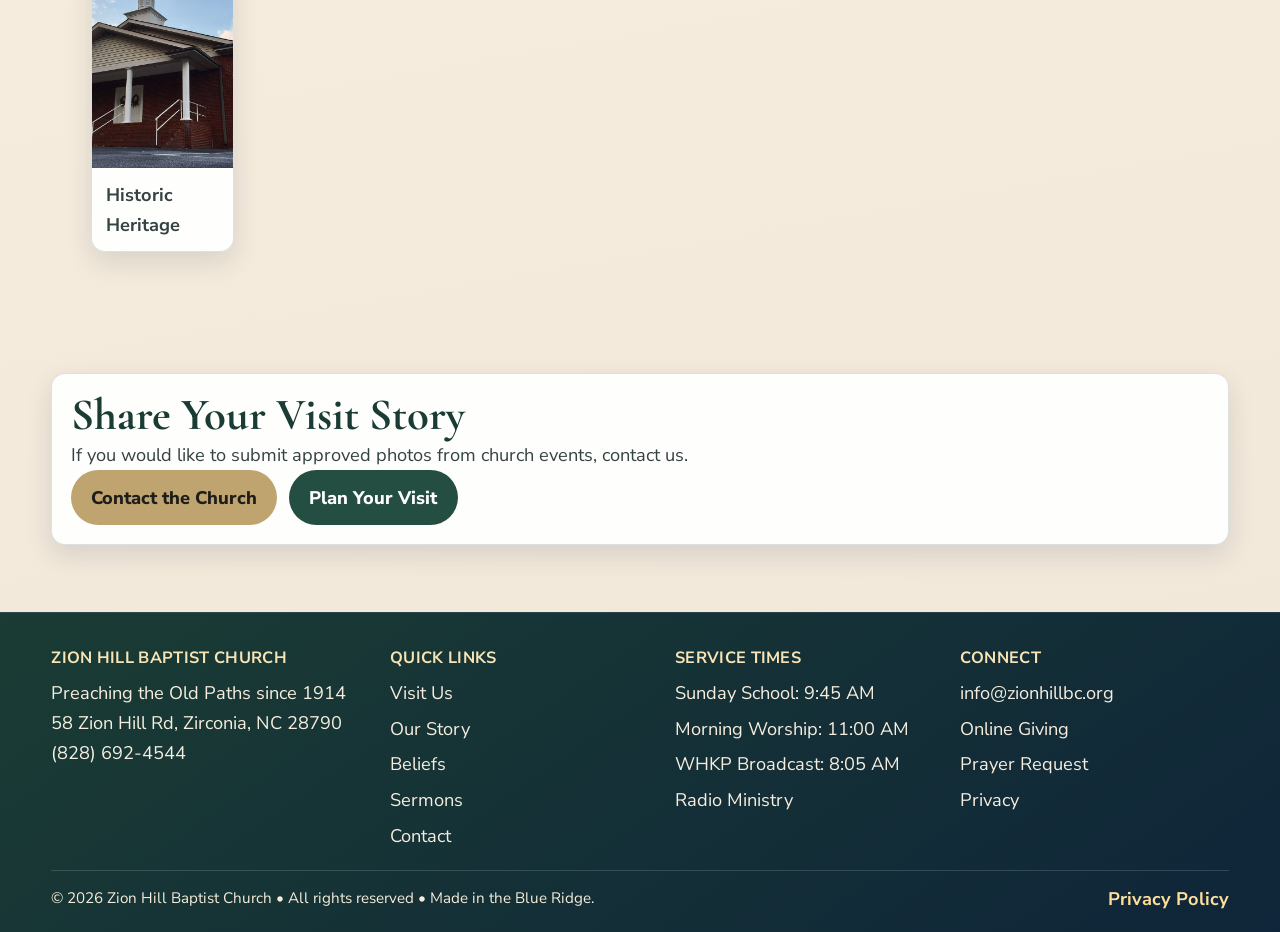
<file: gallery.html>
<!doctype html>
<html lang="en">
<head>
  <meta charset="utf-8">
  <meta name="viewport" content="width=device-width, initial-scale=1">
  <title>Photo Gallery | Zion Hill Baptist Church</title>
  <meta name="description" content="View photos of Zion Hill Baptist Church, the sanctuary, and Blue Ridge mountain surroundings.">
  <link rel="canonical" href="https://zionhillbaptist.netlify.app/gallery.html">
  <meta property="og:title" content="Photo Gallery | Zion Hill Baptist Church">
  <meta property="og:description" content="A visual look at church life and mountain heritage.">
  <meta property="og:type" content="website">
  <meta property="og:url" content="https://zionhillbaptist.netlify.app/gallery.html">
  <meta property="og:image" content="https://zionhillbaptist.netlify.app/assets/images/church-exterior.jpg">
  <link rel="icon" href="assets/icons/favicon.svg" type="image/svg+xml">
  <link rel="manifest" href="site.webmanifest">
  <link rel="stylesheet" href="styles.css">
  <script defer src="script.js"></script>
</head>
<body>
  <a class="skip-link" href="#main-content">Skip to content</a>
  <div class="site-topbar"><strong>Photo Gallery:</strong> Church life, mountain beauty, and ministry heritage.</div>

  <header class="site-header">
    <div class="container header-shell">
      <a class="brand" href="index.html">
        <span class="brand-mark" aria-hidden="true"></span>
        <span>
          <span class="brand-title">Zion Hill Baptist Church</span>
          <span class="brand-tag">Traditional Worship in the Blue Ridge</span>
        </span>
      </a>
      <button class="menu-toggle" type="button" aria-label="Toggle navigation" aria-controls="primary-nav" aria-expanded="false" data-menu-toggle>Menu</button>
      <nav class="site-nav" id="primary-nav" aria-label="Primary navigation" data-open="false">
        <ul class="nav-list">
          <li><a class="nav-link" href="index.html">Home</a></li>
          <li><a class="nav-link" href="visit.html">Visit Us</a></li>
          <li><a class="nav-link" href="history.html">Our Story</a></li>
          <li><a class="nav-link" href="beliefs.html">Beliefs</a></li>
          <li><a class="nav-link" href="sermons.html">Sermons</a></li>
          <li><a class="nav-link" href="events.html">Events</a></li>
          <li><a class="nav-link" href="radio.html">Radio</a></li>
          <li><a class="nav-link" href="pastor.html">Pastor</a></li>
          <li><a class="nav-link highlight" href="give.html">Give</a></li>
          <li><a class="nav-link" href="contact.html">Contact</a></li>
        </ul>
      </nav>
    </div>
  </header>

  <main id="main-content">
    <section class="hero hero-mountains">
      <div class="hero-inner reveal">
        <div class="hero-panel">
          <span class="hero-tag">Gallery</span>
          <h1>Church Life in the Blue Ridge</h1>
          <p>Browse snapshots of worship, fellowship, and the mountain setting around Zion Hill Baptist Church.</p>
        </div>
      </div>
    </section>

    <nav class="breadcrumbs container" aria-label="Breadcrumb">
      <a href="index.html">Home</a> / <span aria-current="page">Gallery</span>
    </nav>

    <section class="section reveal" aria-labelledby="gallery-heading">
      <h2 id="gallery-heading">Photo Highlights</h2>
      <p class="section-intro">Photos shown here can be replaced with updated congregational images at any time.</p>
      <div class="gallery-grid">
        <figure class="gallery-item">
          <img src="assets/images/church-exterior.jpg" alt="White steeple church exterior at Zion Hill Baptist" loading="lazy" decoding="async">
          <figcaption class="gallery-caption">Church Exterior</figcaption>
        </figure>
        <figure class="gallery-item">
          <img src="assets/images/church-sanctuary.jpg" alt="Wooden pews in the sanctuary" loading="lazy" decoding="async">
          <figcaption class="gallery-caption">Sanctuary Interior</figcaption>
        </figure>
        <figure class="gallery-item">
          <img src="assets/images/blue-ridge.jpg" alt="Blue Ridge mountain scenery near Zirconia" loading="lazy" decoding="async">
          <figcaption class="gallery-caption">Mountain Landscape</figcaption>
        </figure>
        <figure class="gallery-item">
          <img src="assets/images/pastor-family.jpg" alt="Pastor and family portrait" loading="lazy" decoding="async">
          <figcaption class="gallery-caption">Church Family</figcaption>
        </figure>
        <figure class="gallery-item">
          <img src="assets/images/pastor-blair.jpg" alt="Pastor Blair Stewart portrait" loading="lazy" decoding="async">
          <figcaption class="gallery-caption">Pastoral Leadership</figcaption>
        </figure>
        <figure class="gallery-item">
          <img src="assets/images/church-1916.jpg" alt="Historic Zion Hill church building photo" loading="lazy" decoding="async">
          <figcaption class="gallery-caption">Historic Heritage</figcaption>
        </figure>
      </div>
    </section>

    <section class="section reveal" aria-labelledby="gallery-cta-heading">
      <article class="panel">
        <h2 id="gallery-cta-heading">Share Your Visit Story</h2>
        <p class="section-intro">If you would like to submit approved photos from church events, contact us.</p>
        <div class="button-row">
          <a class="button primary" href="contact.html">Contact the Church</a>
          <a class="button secondary" href="visit.html">Plan Your Visit</a>
        </div>
      </article>
    </section>
  </main>

  <footer class="site-footer">
    <div class="container footer-grid">
      <section>
        <h2>Zion Hill Baptist Church</h2>
        <p>Preaching the Old Paths since 1914</p>
        <p>58 Zion Hill Rd, Zirconia, NC 28790</p>
        <p><a href="tel:+18286924544">(828) 692-4544</a></p>
      </section>
      <section>
        <h2>Quick Links</h2>
        <ul>
          <li><a href="visit.html">Visit Us</a></li>
          <li><a href="history.html">Our Story</a></li>
          <li><a href="beliefs.html">Beliefs</a></li>
          <li><a href="sermons.html">Sermons</a></li>
          <li><a href="contact.html">Contact</a></li>
        </ul>
      </section>
      <section>
        <h2>Service Times</h2>
        <ul>
          <li>Sunday School: 9:45 AM</li>
          <li>Morning Worship: 11:00 AM</li>
          <li>WHKP Broadcast: 8:05 AM</li>
          <li><a href="radio.html">Radio Ministry</a></li>
        </ul>
      </section>
      <section>
        <h2>Connect</h2>
        <ul>
          <li><a href="mailto:info@zionhillbc.org">info@zionhillbc.org</a></li>
          <li><a href="give.html">Online Giving</a></li>
          <li><a href="contact.html#prayer-form">Prayer Request</a></li>
          <li><a href="privacy.html">Privacy</a></li>
        </ul>
      </section>
    </div>
    <div class="container footer-bottom">
      <small>© <span data-year></span> Zion Hill Baptist Church • All rights reserved • Made in the Blue Ridge.</small>
      <a href="privacy.html">Privacy Policy</a>
    </div>
  </footer>

  <div class="mobile-quick-actions" aria-label="Quick mobile actions">
    <a href="tel:+18286924544">Call</a>
    <a href="https://maps.google.com/?q=58+Zion+Hill+Rd,+Zirconia,+NC+28790" target="_blank" rel="noopener">Directions</a>
    <a href="give.html">Give</a>
  </div>
</body>
</html>
</file>
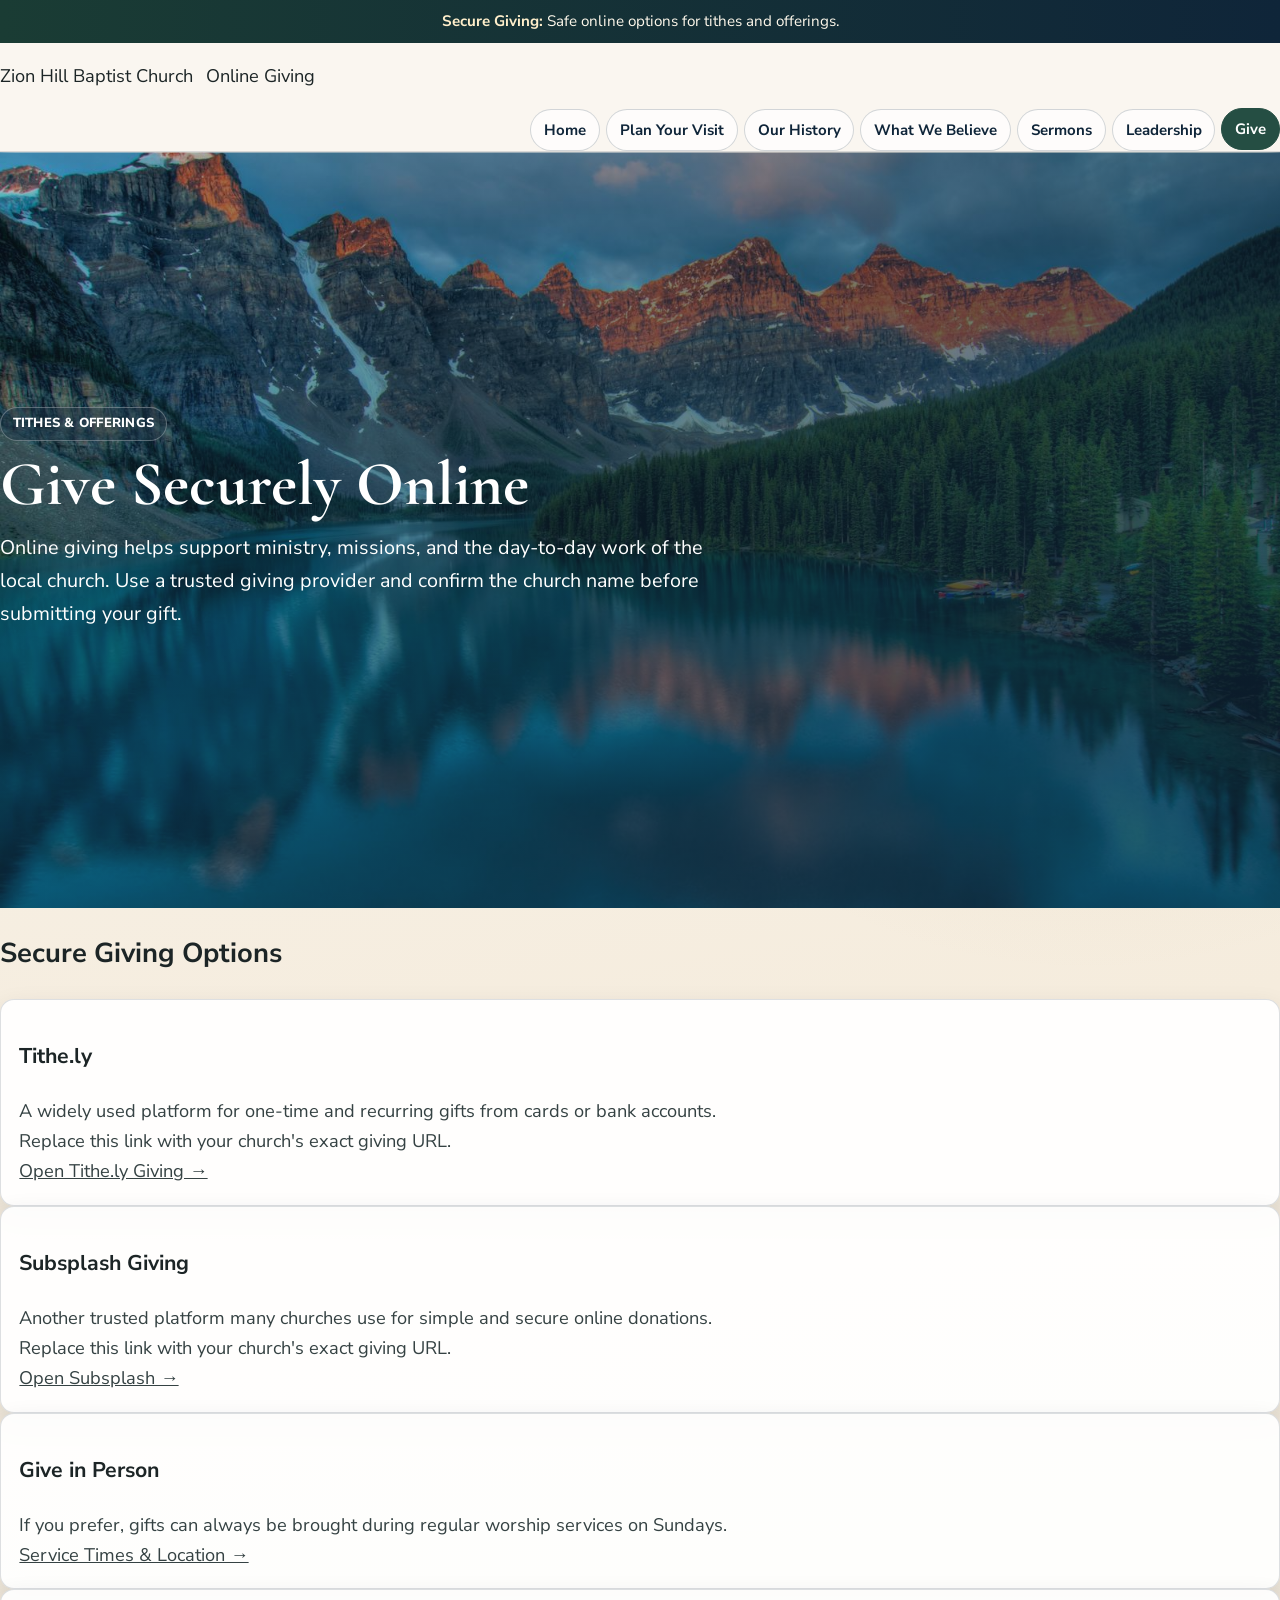
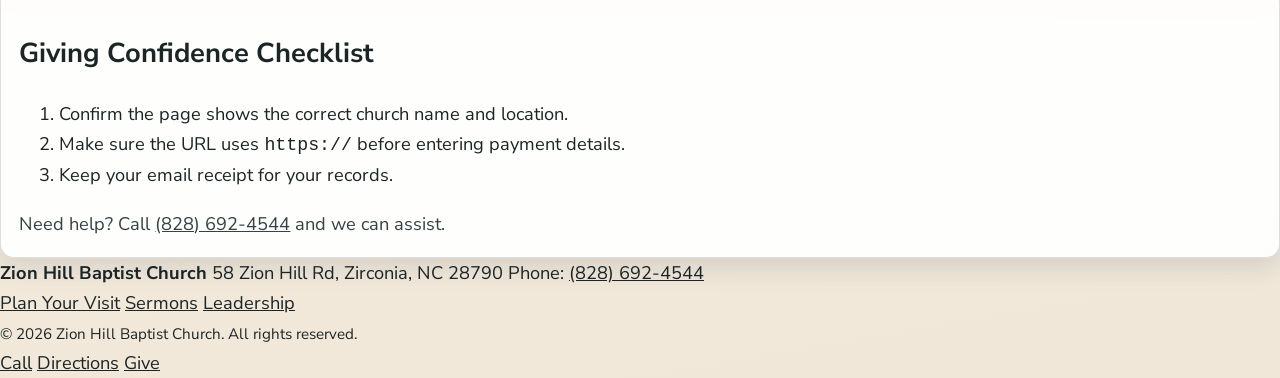
<file: give.html>
<!doctype html>
<html lang="en">
<head>
  <meta charset="utf-8">
  <meta name="viewport" content="width=device-width, initial-scale=1">
  <title>Give | Zion Hill Baptist Church</title>
  <meta name="description" content="Secure online giving for tithes and offerings at Zion Hill Baptist Church.">
  <link rel="stylesheet" href="styles.css">
  <script defer src="script.js"></script>
</head>
<body>
  <a class="skip-link" href="#main-content">Skip to content</a>
  <div class="site-topbar">
    <strong>Secure Giving:</strong> Safe online options for tithes and offerings.
  </div>

  <header class="site-header">
    <div class="header-inner">
      <a class="brand" href="index.html">
        <p class="brand-name">Zion Hill Baptist Church</p>
        <p class="brand-subtitle">Online Giving</p>
      </a>
      <nav aria-label="Primary navigation">
        <ul class="nav-list">
          <li><a class="nav-link" href="index.html">Home</a></li>
          <li><a class="nav-link" href="visit.html">Plan Your Visit</a></li>
          <li><a class="nav-link" href="history.html">Our History</a></li>
          <li><a class="nav-link" href="beliefs.html">What We Believe</a></li>
          <li><a class="nav-link" href="sermons.html">Sermons</a></li>
          <li><a class="nav-link" href="leadership.html">Leadership</a></li>
          <li><a class="nav-link" href="give.html">Give</a></li>
        </ul>
      </nav>
    </div>
  </header>

  <main id="main-content">
    <section class="hero hero-mountains">
      <div class="hero-content reveal">
        <span class="hero-tag">Tithes &amp; Offerings</span>
        <h2>Give Securely Online</h2>
        <p>
          Online giving helps support ministry, missions, and the day-to-day work of the local church.
          Use a trusted giving provider and confirm the church name before submitting your gift.
        </p>
      </div>
    </section>

    <section class="reveal">
      <h2 class="section-title">Secure Giving Options</h2>
      <div class="card-grid">
        <article class="card">
          <h3>Tithe.ly</h3>
          <p>A widely used platform for one-time and recurring gifts from cards or bank accounts.</p>
          <p class="meta-note">Replace this link with your church's exact giving URL.</p>
          <p class="meta-note"><a href="https://tithe.ly/give" target="_blank" rel="noopener">Open Tithe.ly Giving →</a></p>
        </article>

        <article class="card">
          <h3>Subsplash Giving</h3>
          <p>Another trusted platform many churches use for simple and secure online donations.</p>
          <p class="meta-note">Replace this link with your church's exact giving URL.</p>
          <p class="meta-note"><a href="https://www.subsplash.com/" target="_blank" rel="noopener">Open Subsplash →</a></p>
        </article>

        <article class="card">
          <h3>Give in Person</h3>
          <p>If you prefer, gifts can always be brought during regular worship services on Sundays.</p>
          <p class="meta-note"><a href="visit.html">Service Times &amp; Location →</a></p>
        </article>
      </div>
    </section>

    <section class="reveal">
      <div class="panel">
        <h2 class="section-title">Giving Confidence Checklist</h2>
        <ol>
          <li>Confirm the page shows the correct church name and location.</li>
          <li>Make sure the URL uses <code>https://</code> before entering payment details.</li>
          <li>Keep your email receipt for your records.</li>
        </ol>
        <p class="meta-note">Need help? Call <a href="tel:+18286924544">(828) 692-4544</a> and we can assist.</p>
      </div>
    </section>
  </main>

  <footer>
    <div class="footer-inner">
      <strong>Zion Hill Baptist Church</strong>
      <span>58 Zion Hill Rd, Zirconia, NC 28790</span>
      <span>Phone: <a href="tel:+18286924544">(828) 692-4544</a></span>
      <div class="footer-actions">
        <a href="visit.html">Plan Your Visit</a>
        <a href="sermons.html">Sermons</a>
        <a href="leadership.html">Leadership</a>
      </div>
      <small>© <span data-year></span> Zion Hill Baptist Church. All rights reserved.</small>
    </div>
  </footer>

  <div class="mobile-actions" aria-label="Quick mobile actions">
    <a href="tel:+18286924544">Call</a>
    <a href="https://maps.google.com/?q=58+Zion+Hill+Rd,+Zirconia,+NC+28790" target="_blank" rel="noopener">Directions</a>
    <a href="give.html">Give</a>
  </div>
</body>
</html>
</file>
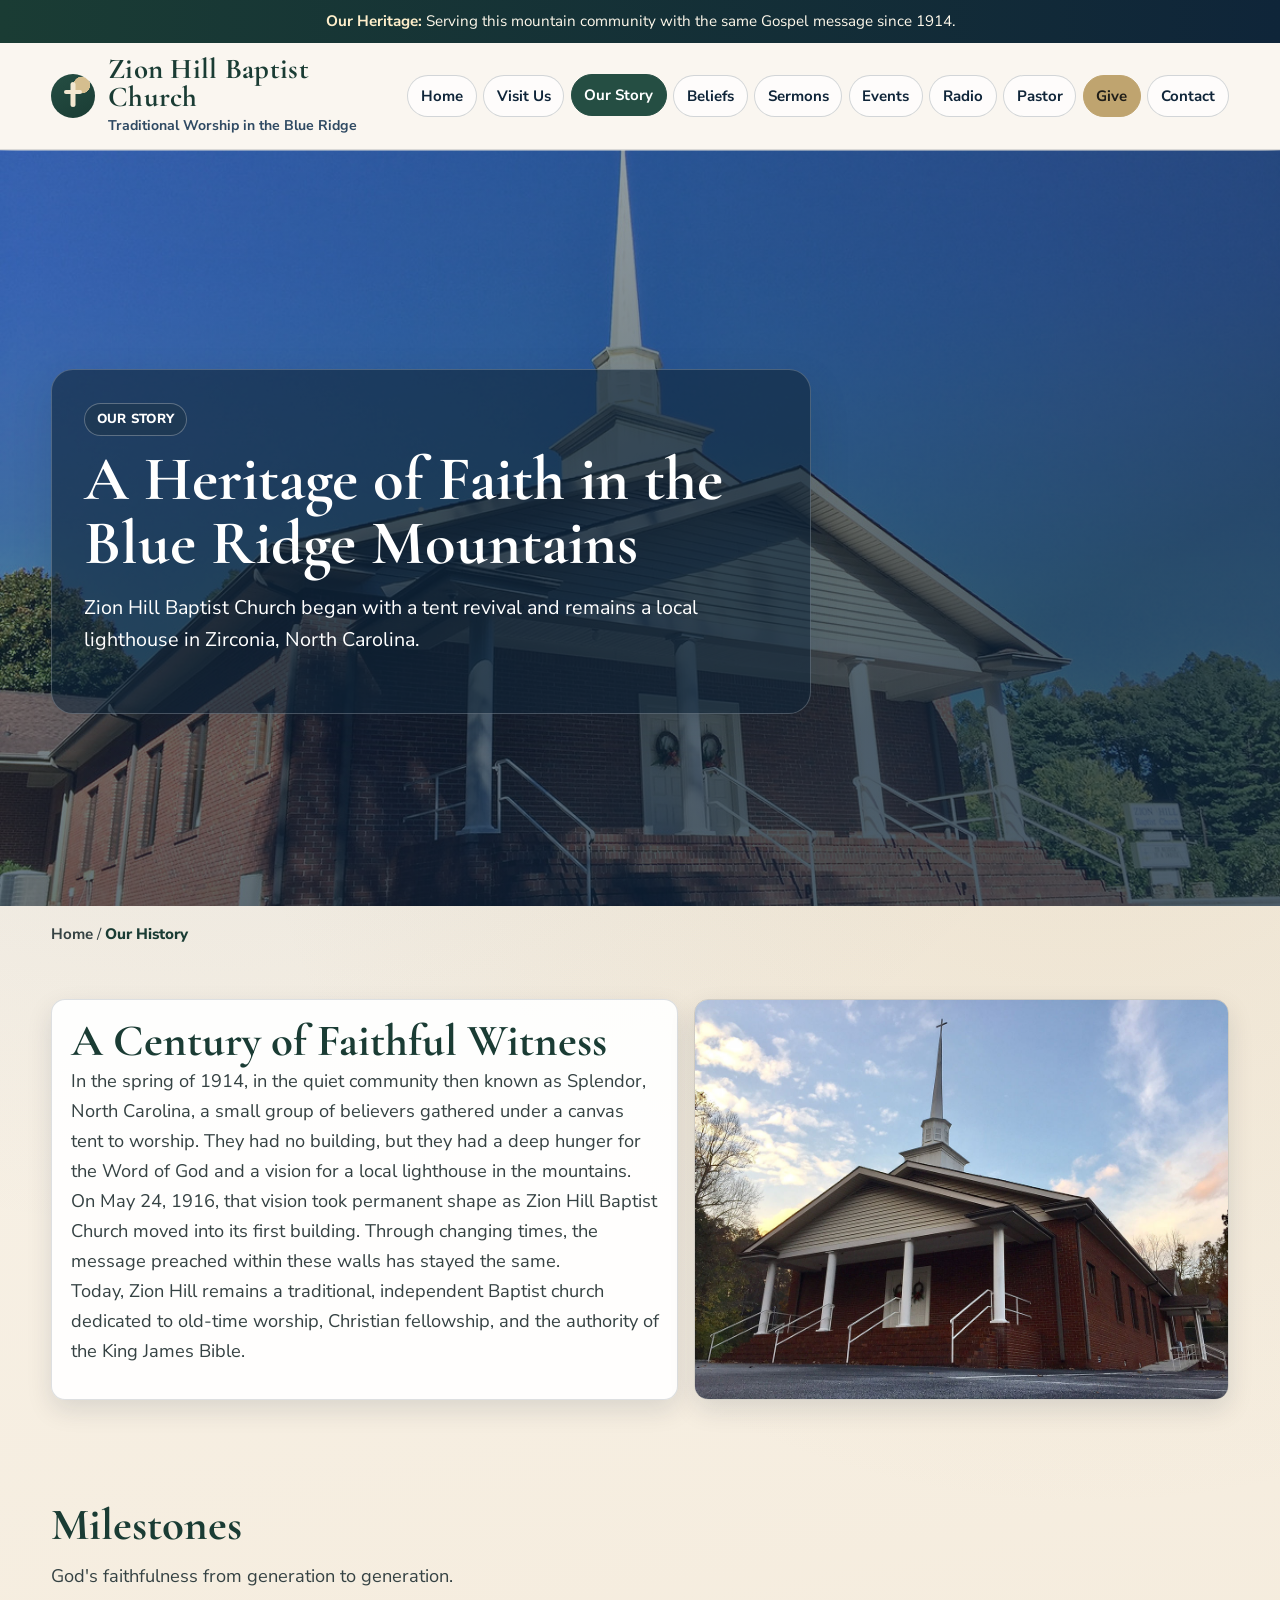
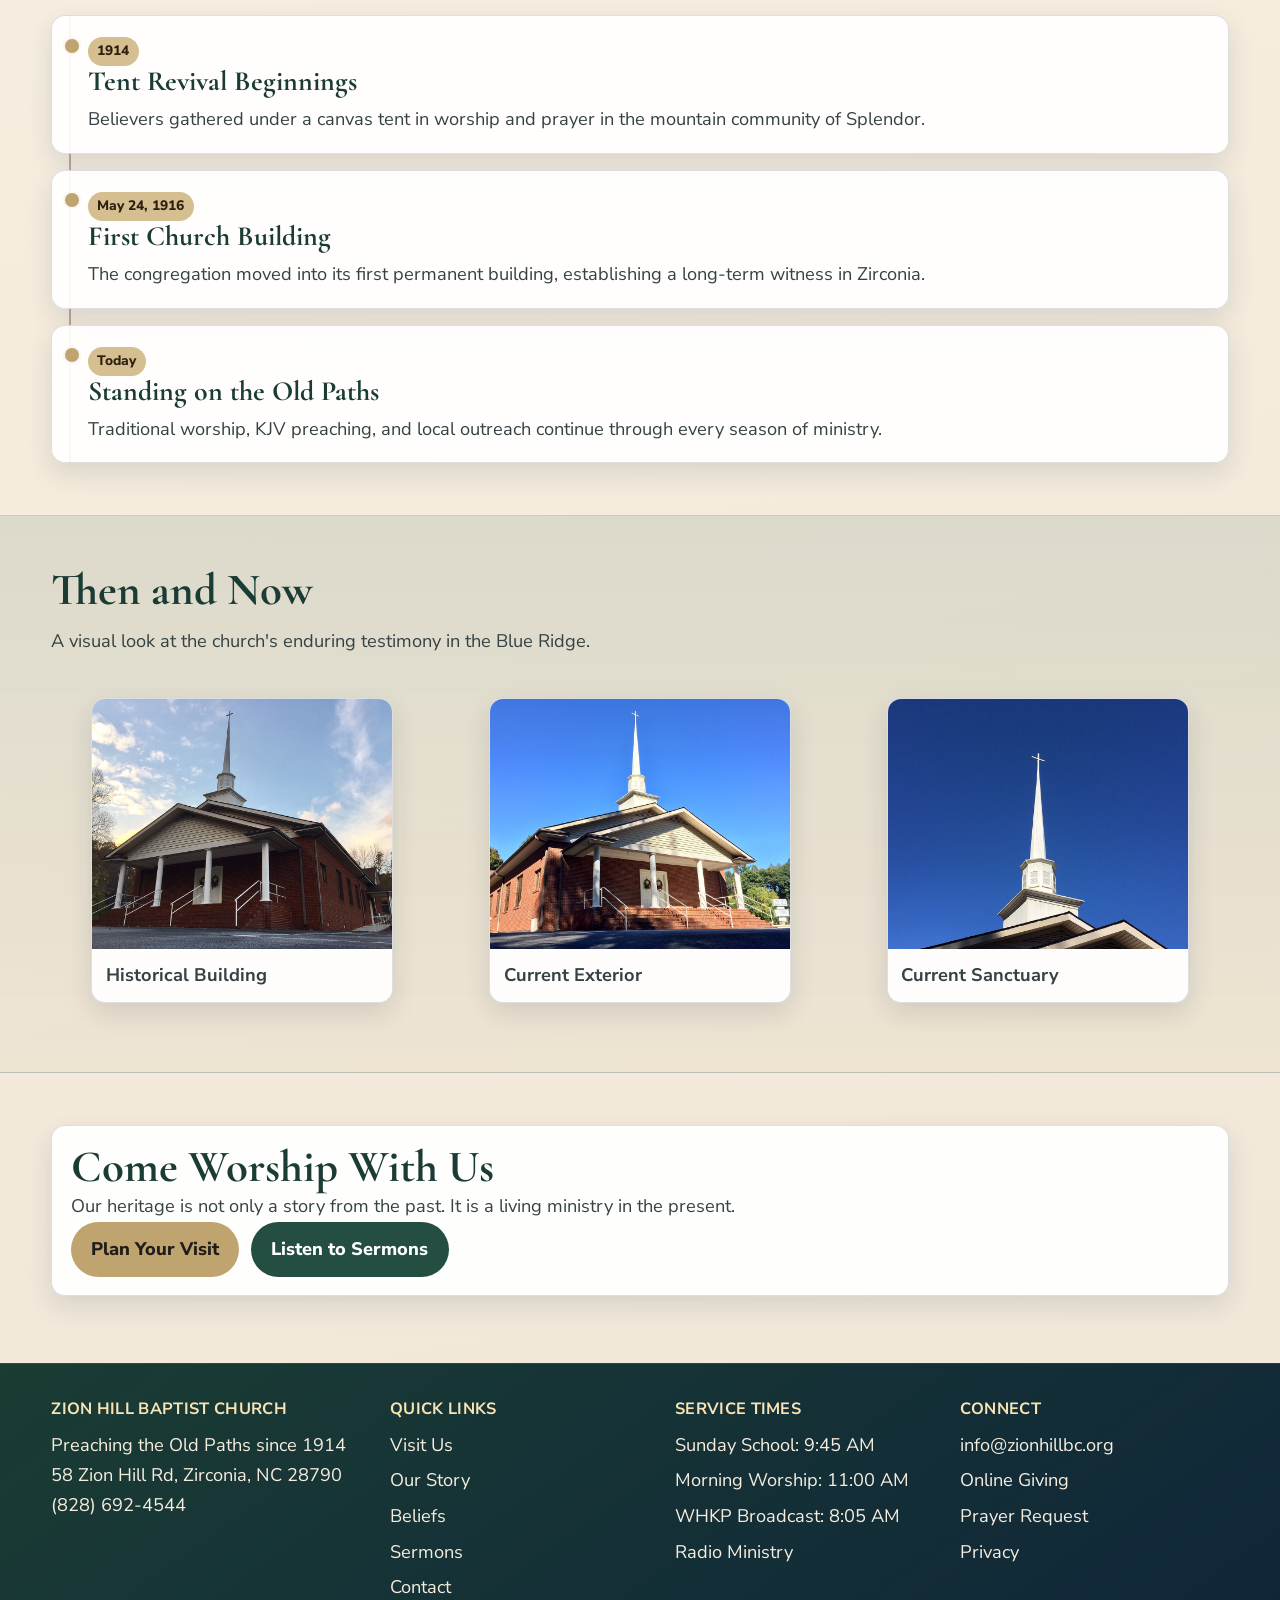
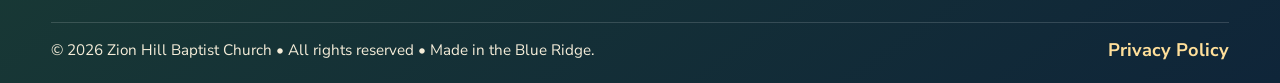
<file: history.html>
<!doctype html>
<html lang="en">
<head>
  <meta charset="utf-8">
  <meta name="viewport" content="width=device-width, initial-scale=1">
  <title>Our History | Zion Hill Baptist Church</title>
  <meta name="description" content="Read the story of Zion Hill Baptist Church from the 1914 tent revival to today in Zirconia, NC.">
  <link rel="canonical" href="https://zionhillbaptist.netlify.app/history.html">
  <meta property="og:title" content="Our History | Zion Hill Baptist Church">
  <meta property="og:description" content="A heritage of faith in the Blue Ridge Mountains since 1914.">
  <meta property="og:type" content="website">
  <meta property="og:url" content="https://zionhillbaptist.netlify.app/history.html">
  <meta property="og:image" content="https://zionhillbaptist.netlify.app/assets/images/church-1916.jpg">
  <link rel="icon" href="assets/icons/favicon.svg" type="image/svg+xml">
  <link rel="manifest" href="site.webmanifest">
  <link rel="stylesheet" href="styles.css">
  <script defer src="script.js"></script>
</head>
<body>
  <a class="skip-link" href="#main-content">Skip to content</a>
  <div class="site-topbar"><strong>Our Heritage:</strong> Serving this mountain community with the same Gospel message since 1914.</div>

  <header class="site-header">
    <div class="container header-shell">
      <a class="brand" href="index.html">
        <span class="brand-mark" aria-hidden="true"></span>
        <span>
          <span class="brand-title">Zion Hill Baptist Church</span>
          <span class="brand-tag">Traditional Worship in the Blue Ridge</span>
        </span>
      </a>
      <button class="menu-toggle" type="button" aria-label="Toggle navigation" aria-controls="primary-nav" aria-expanded="false" data-menu-toggle>Menu</button>
      <nav class="site-nav" id="primary-nav" aria-label="Primary navigation" data-open="false">
        <ul class="nav-list">
          <li><a class="nav-link" href="index.html">Home</a></li>
          <li><a class="nav-link" href="visit.html">Visit Us</a></li>
          <li><a class="nav-link" href="history.html">Our Story</a></li>
          <li><a class="nav-link" href="beliefs.html">Beliefs</a></li>
          <li><a class="nav-link" href="sermons.html">Sermons</a></li>
          <li><a class="nav-link" href="events.html">Events</a></li>
          <li><a class="nav-link" href="radio.html">Radio</a></li>
          <li><a class="nav-link" href="pastor.html">Pastor</a></li>
          <li><a class="nav-link highlight" href="give.html">Give</a></li>
          <li><a class="nav-link" href="contact.html">Contact</a></li>
        </ul>
      </nav>
    </div>
  </header>

  <main id="main-content">
    <section class="hero hero-home">
      <div class="hero-inner reveal">
        <div class="hero-panel">
          <span class="hero-tag">Our Story</span>
          <h1>A Heritage of Faith in the Blue Ridge Mountains</h1>
          <p>Zion Hill Baptist Church began with a tent revival and remains a local lighthouse in Zirconia, North Carolina.</p>
        </div>
      </div>
    </section>

    <nav class="breadcrumbs container" aria-label="Breadcrumb">
      <a href="index.html">Home</a> / <span aria-current="page">Our History</span>
    </nav>

    <section class="section split reveal" aria-labelledby="history-heading">
      <article class="panel">
        <h2 id="history-heading">A Century of Faithful Witness</h2>
        <p class="section-intro">
          In the spring of 1914, in the quiet community then known as Splendor, North Carolina, a small group of believers gathered under
          a canvas tent to worship. They had no building, but they had a deep hunger for the Word of God and a vision for a local
          lighthouse in the mountains.
        </p>
        <p class="section-intro">
          On May 24, 1916, that vision took permanent shape as Zion Hill Baptist Church moved into its first building. Through changing
          times, the message preached within these walls has stayed the same.
        </p>
        <p class="section-intro">
          Today, Zion Hill remains a traditional, independent Baptist church dedicated to old-time worship, Christian fellowship, and the
          authority of the King James Bible.
        </p>
      </article>
      <article class="image-frame">
        <img src="assets/images/church-1916.jpg" alt="Historic Zion Hill Baptist Church building from early years" loading="lazy" decoding="async">
      </article>
    </section>

    <section class="section reveal" aria-labelledby="timeline-heading">
      <h2 id="timeline-heading">Milestones</h2>
      <p class="section-intro">God's faithfulness from generation to generation.</p>
      <div class="timeline">
        <article class="timeline-item">
          <span class="year-badge">1914</span>
          <h3>Tent Revival Beginnings</h3>
          <p>Believers gathered under a canvas tent in worship and prayer in the mountain community of Splendor.</p>
        </article>
        <article class="timeline-item">
          <span class="year-badge">May 24, 1916</span>
          <h3>First Church Building</h3>
          <p>The congregation moved into its first permanent building, establishing a long-term witness in Zirconia.</p>
        </article>
        <article class="timeline-item">
          <span class="year-badge">Today</span>
          <h3>Standing on the Old Paths</h3>
          <p>Traditional worship, KJV preaching, and local outreach continue through every season of ministry.</p>
        </article>
      </div>
    </section>

    <div class="section-band">
      <section class="section reveal" aria-labelledby="then-now-heading">
        <h2 id="then-now-heading">Then and Now</h2>
        <p class="section-intro">A visual look at the church's enduring testimony in the Blue Ridge.</p>
        <div class="gallery-grid">
          <figure class="gallery-item">
            <img src="assets/images/church-1916.jpg" alt="Historical church photo from Zion Hill Baptist's early years" loading="lazy" decoding="async">
            <figcaption class="gallery-caption">Historical Building</figcaption>
          </figure>
          <figure class="gallery-item">
            <img src="assets/images/church-exterior.jpg" alt="Current Zion Hill Baptist Church exterior with white steeple" loading="lazy" decoding="async">
            <figcaption class="gallery-caption">Current Exterior</figcaption>
          </figure>
          <figure class="gallery-item">
            <img src="assets/images/church-sanctuary.jpg" alt="Current sanctuary interior with wooden pews" loading="lazy" decoding="async">
            <figcaption class="gallery-caption">Current Sanctuary</figcaption>
          </figure>
        </div>
      </section>
    </div>

    <section class="section reveal" aria-labelledby="history-cta-heading">
      <article class="panel">
        <h2 id="history-cta-heading">Come Worship With Us</h2>
        <p class="section-intro">Our heritage is not only a story from the past. It is a living ministry in the present.</p>
        <div class="button-row">
          <a class="button primary" href="visit.html">Plan Your Visit</a>
          <a class="button secondary" href="sermons.html">Listen to Sermons</a>
        </div>
      </article>
    </section>
  </main>

  <footer class="site-footer">
    <div class="container footer-grid">
      <section>
        <h2>Zion Hill Baptist Church</h2>
        <p>Preaching the Old Paths since 1914</p>
        <p>58 Zion Hill Rd, Zirconia, NC 28790</p>
        <p><a href="tel:+18286924544">(828) 692-4544</a></p>
      </section>
      <section>
        <h2>Quick Links</h2>
        <ul>
          <li><a href="visit.html">Visit Us</a></li>
          <li><a href="history.html">Our Story</a></li>
          <li><a href="beliefs.html">Beliefs</a></li>
          <li><a href="sermons.html">Sermons</a></li>
          <li><a href="contact.html">Contact</a></li>
        </ul>
      </section>
      <section>
        <h2>Service Times</h2>
        <ul>
          <li>Sunday School: 9:45 AM</li>
          <li>Morning Worship: 11:00 AM</li>
          <li>WHKP Broadcast: 8:05 AM</li>
          <li><a href="radio.html">Radio Ministry</a></li>
        </ul>
      </section>
      <section>
        <h2>Connect</h2>
        <ul>
          <li><a href="mailto:info@zionhillbc.org">info@zionhillbc.org</a></li>
          <li><a href="give.html">Online Giving</a></li>
          <li><a href="contact.html#prayer-form">Prayer Request</a></li>
          <li><a href="privacy.html">Privacy</a></li>
        </ul>
      </section>
    </div>
    <div class="container footer-bottom">
      <small>© <span data-year></span> Zion Hill Baptist Church • All rights reserved • Made in the Blue Ridge.</small>
      <a href="privacy.html">Privacy Policy</a>
    </div>
  </footer>

  <div class="mobile-quick-actions" aria-label="Quick mobile actions">
    <a href="tel:+18286924544">Call</a>
    <a href="https://maps.google.com/?q=58+Zion+Hill+Rd,+Zirconia,+NC+28790" target="_blank" rel="noopener">Directions</a>
    <a href="give.html">Give</a>
  </div>
</body>
</html>
</file>
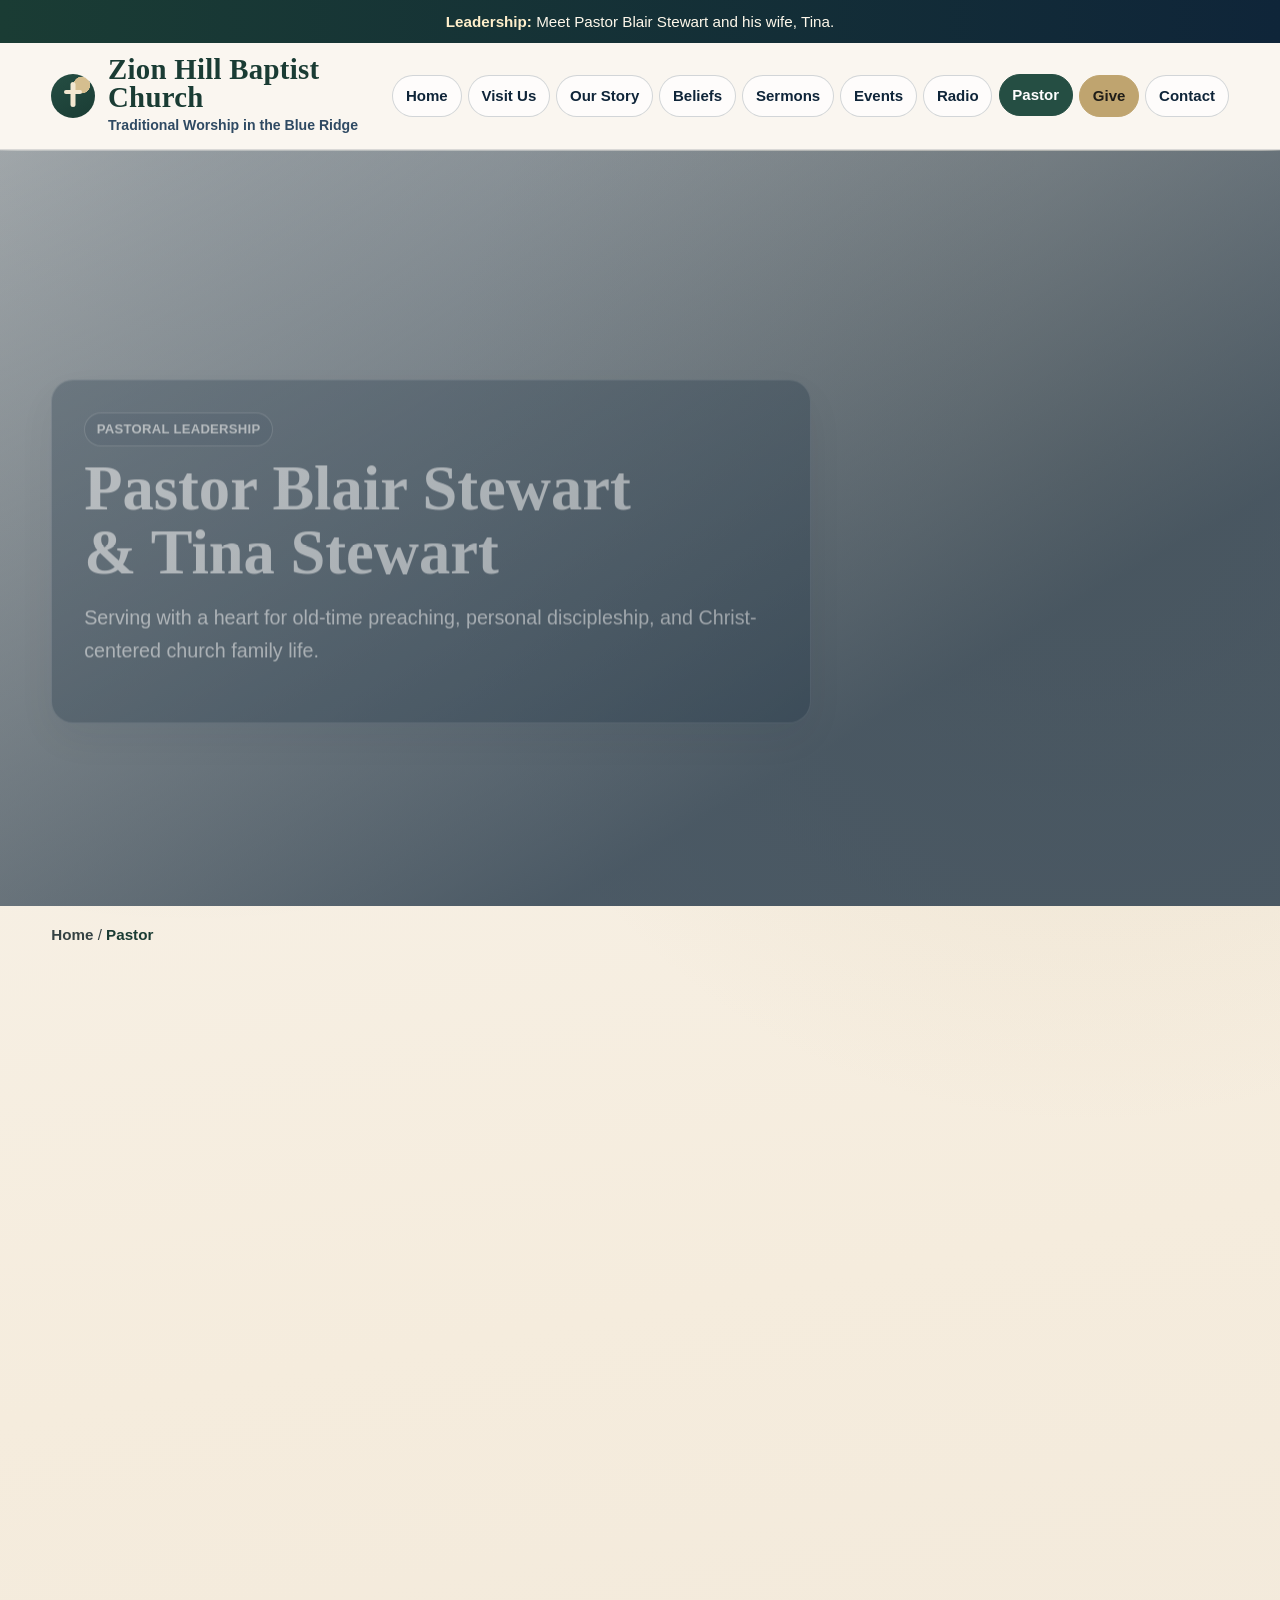
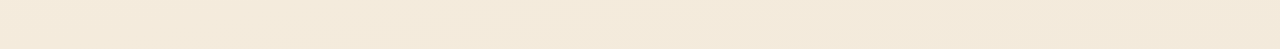
<file: leadership.html>
<!doctype html>
<html lang="en">
<head>
  <meta charset="utf-8">
  <meta http-equiv="refresh" content="0; url=pastor.html">
  <meta name="viewport" content="width=device-width, initial-scale=1">
  <title>Leadership | Zion Hill Baptist Church</title>
  <meta name="description" content="Leadership page has moved to the Pastor page.">
  <link rel="canonical" href="https://zionhillbaptist.netlify.app/pastor.html">
  <link rel="icon" href="assets/icons/favicon.svg" type="image/svg+xml">
  <link rel="stylesheet" href="styles.css">
</head>
<body>
  <main class="section" id="main-content">
    <article class="panel">
      <h1>Leadership Page Moved</h1>
      <p>You are being redirected to the updated pastor and leadership page.</p>
      <p><a class="button primary" href="pastor.html">Open Pastor Page</a></p>
    </article>
  </main>
</body>
</html>
</file>
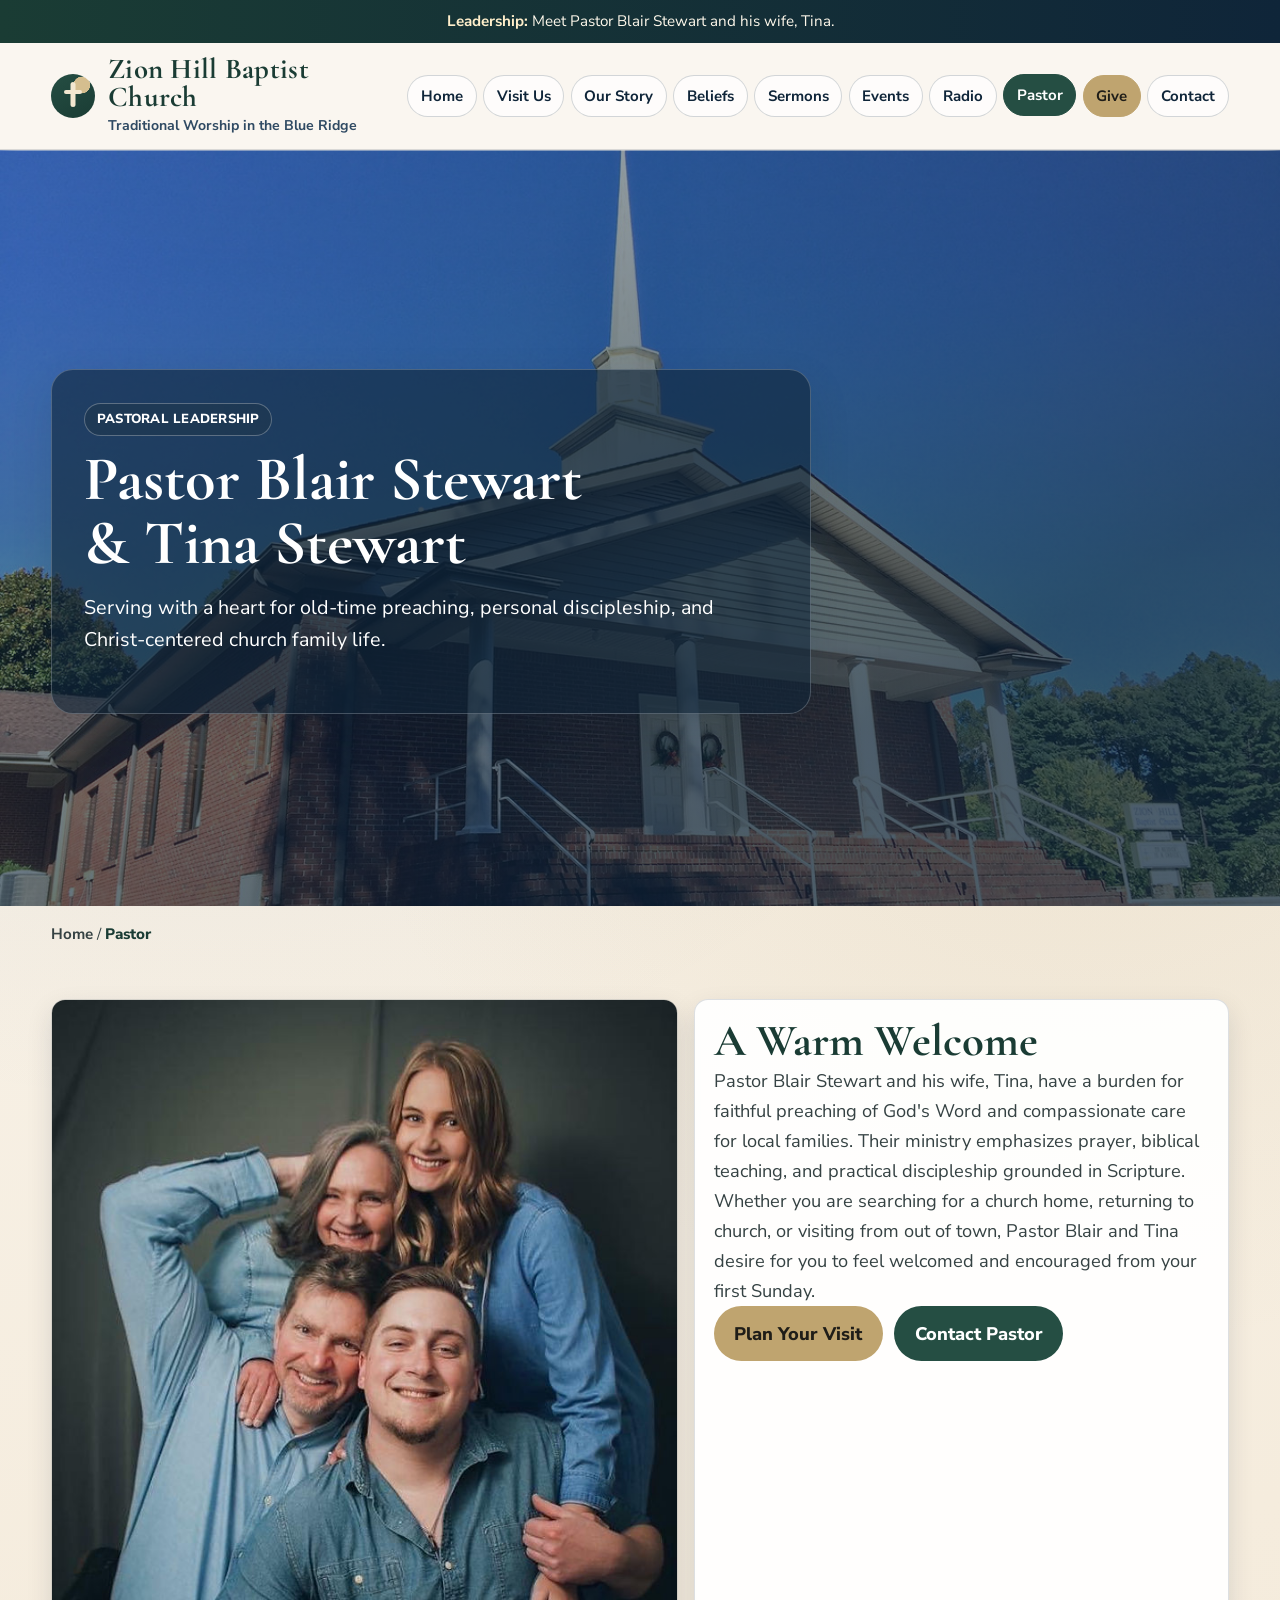
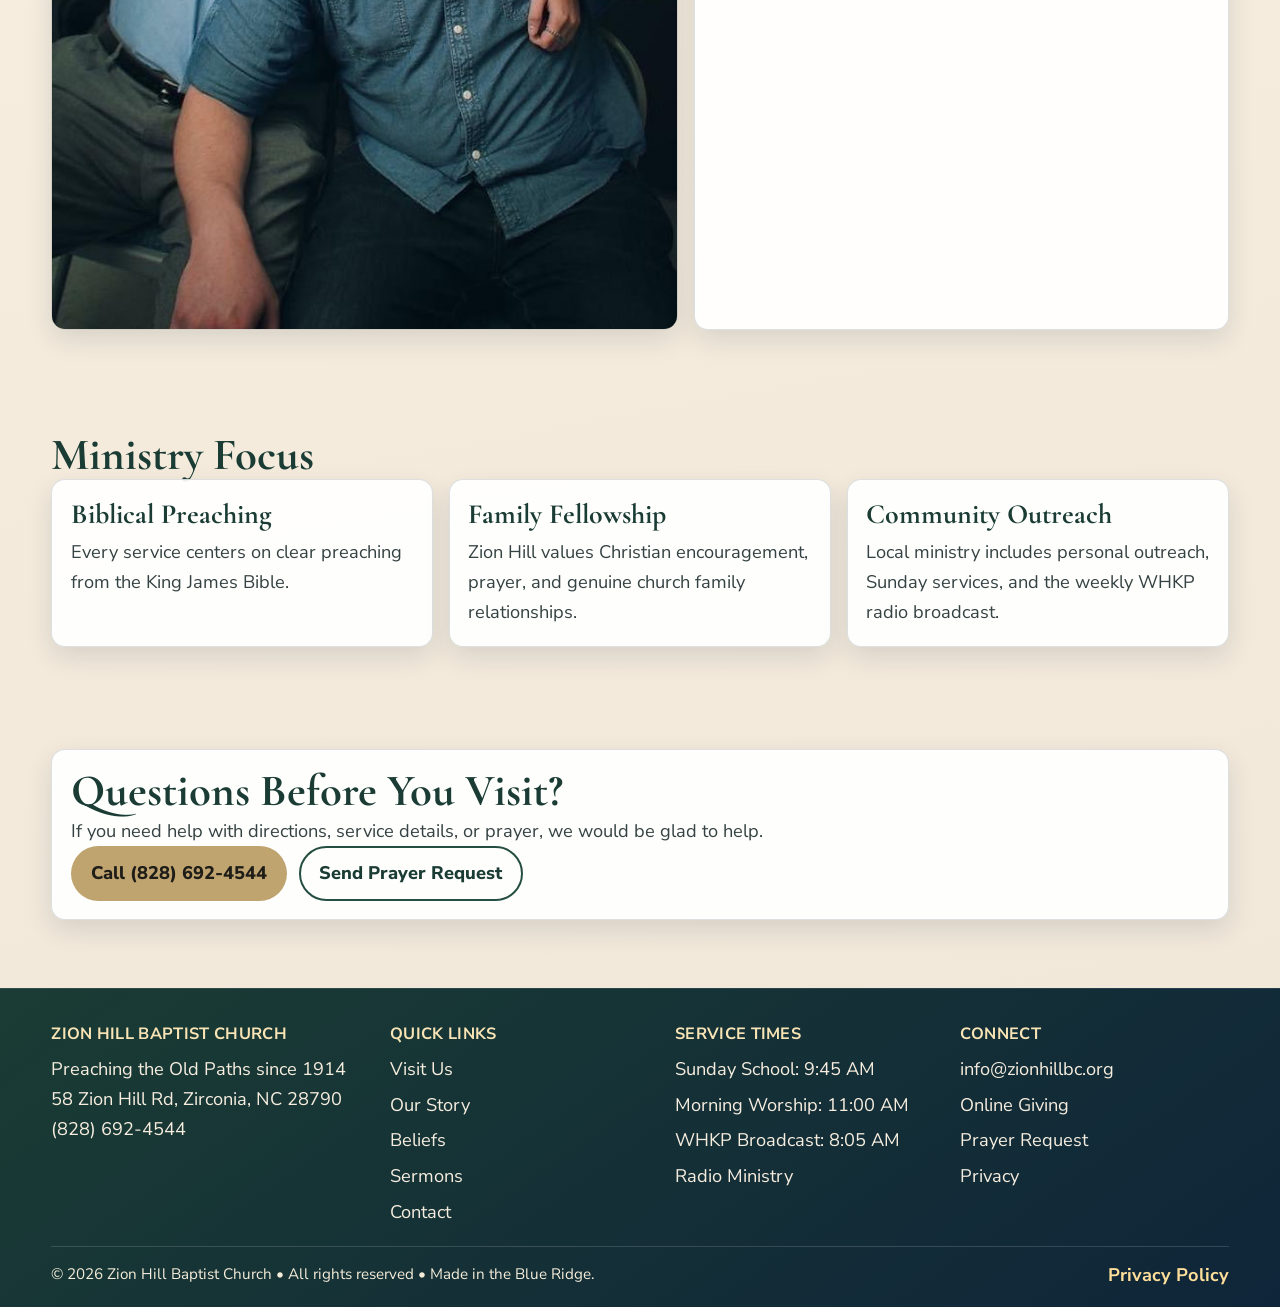
<file: pastor.html>
<!doctype html>
<html lang="en">
<head>
  <meta charset="utf-8">
  <meta name="viewport" content="width=device-width, initial-scale=1">
  <title>Pastor Blair Stewart | Zion Hill Baptist Church</title>
  <meta name="description" content="Meet Pastor Blair Stewart and his wife Tina Stewart at Zion Hill Baptist Church.">
  <link rel="canonical" href="https://zionhillbaptist.netlify.app/pastor.html">
  <meta property="og:title" content="Pastor Blair Stewart | Zion Hill Baptist Church">
  <meta property="og:description" content="Meet the pastor and family behind Zion Hill Baptist Church ministry.">
  <meta property="og:type" content="website">
  <meta property="og:url" content="https://zionhillbaptist.netlify.app/pastor.html">
  <meta property="og:image" content="https://zionhillbaptist.netlify.app/assets/images/pastor-family.jpg">
  <link rel="icon" href="assets/icons/favicon.svg" type="image/svg+xml">
  <link rel="manifest" href="site.webmanifest">
  <link rel="stylesheet" href="styles.css">
  <script defer src="script.js"></script>
</head>
<body>
  <a class="skip-link" href="#main-content">Skip to content</a>
  <div class="site-topbar"><strong>Leadership:</strong> Meet Pastor Blair Stewart and his wife, Tina.</div>

  <header class="site-header">
    <div class="container header-shell">
      <a class="brand" href="index.html">
        <span class="brand-mark" aria-hidden="true"></span>
        <span>
          <span class="brand-title">Zion Hill Baptist Church</span>
          <span class="brand-tag">Traditional Worship in the Blue Ridge</span>
        </span>
      </a>
      <button class="menu-toggle" type="button" aria-label="Toggle navigation" aria-controls="primary-nav" aria-expanded="false" data-menu-toggle>Menu</button>
      <nav class="site-nav" id="primary-nav" aria-label="Primary navigation" data-open="false">
        <ul class="nav-list">
          <li><a class="nav-link" href="index.html">Home</a></li>
          <li><a class="nav-link" href="visit.html">Visit Us</a></li>
          <li><a class="nav-link" href="history.html">Our Story</a></li>
          <li><a class="nav-link" href="beliefs.html">Beliefs</a></li>
          <li><a class="nav-link" href="sermons.html">Sermons</a></li>
          <li><a class="nav-link" href="events.html">Events</a></li>
          <li><a class="nav-link" href="radio.html">Radio</a></li>
          <li><a class="nav-link" href="pastor.html">Pastor</a></li>
          <li><a class="nav-link highlight" href="give.html">Give</a></li>
          <li><a class="nav-link" href="contact.html">Contact</a></li>
        </ul>
      </nav>
    </div>
  </header>

  <main id="main-content">
    <section class="hero hero-home">
      <div class="hero-inner reveal">
        <div class="hero-panel">
          <span class="hero-tag">Pastoral Leadership</span>
          <h1>Pastor Blair Stewart &amp; Tina Stewart</h1>
          <p>Serving with a heart for old-time preaching, personal discipleship, and Christ-centered church family life.</p>
        </div>
      </div>
    </section>

    <nav class="breadcrumbs container" aria-label="Breadcrumb">
      <a href="index.html">Home</a> / <span aria-current="page">Pastor</span>
    </nav>

    <section class="section split reveal" aria-labelledby="bio-heading">
      <article class="image-frame">
        <img src="assets/images/pastor-family.jpg" alt="Pastor Blair Stewart, Tina Stewart, and family" loading="lazy" decoding="async">
      </article>
      <article class="panel">
        <h2 id="bio-heading">A Warm Welcome</h2>
        <p class="section-intro">
          Pastor Blair Stewart and his wife, Tina, have a burden for faithful preaching of God's Word and compassionate care for local
          families. Their ministry emphasizes prayer, biblical teaching, and practical discipleship grounded in Scripture.
        </p>
        <p class="section-intro">
          Whether you are searching for a church home, returning to church, or visiting from out of town, Pastor Blair and Tina desire for
          you to feel welcomed and encouraged from your first Sunday.
        </p>
        <div class="button-row">
          <a class="button primary" href="visit.html">Plan Your Visit</a>
          <a class="button secondary" href="contact.html">Contact Pastor</a>
        </div>
      </article>
    </section>

    <section class="section reveal" aria-labelledby="focus-heading">
      <h2 id="focus-heading">Ministry Focus</h2>
      <div class="grid grid-3">
        <article class="card">
          <h3>Biblical Preaching</h3>
          <p>Every service centers on clear preaching from the King James Bible.</p>
        </article>
        <article class="card">
          <h3>Family Fellowship</h3>
          <p>Zion Hill values Christian encouragement, prayer, and genuine church family relationships.</p>
        </article>
        <article class="card">
          <h3>Community Outreach</h3>
          <p>Local ministry includes personal outreach, Sunday services, and the weekly WHKP radio broadcast.</p>
        </article>
      </div>
    </section>

    <section class="section reveal" aria-labelledby="pastor-cta-heading">
      <article class="panel">
        <h2 id="pastor-cta-heading">Questions Before You Visit?</h2>
        <p class="section-intro">If you need help with directions, service details, or prayer, we would be glad to help.</p>
        <div class="button-row">
          <a class="button primary" href="tel:+18286924544">Call (828) 692-4544</a>
          <a class="button outline" href="contact.html#prayer-form">Send Prayer Request</a>
        </div>
      </article>
    </section>
  </main>

  <footer class="site-footer">
    <div class="container footer-grid">
      <section>
        <h2>Zion Hill Baptist Church</h2>
        <p>Preaching the Old Paths since 1914</p>
        <p>58 Zion Hill Rd, Zirconia, NC 28790</p>
        <p><a href="tel:+18286924544">(828) 692-4544</a></p>
      </section>
      <section>
        <h2>Quick Links</h2>
        <ul>
          <li><a href="visit.html">Visit Us</a></li>
          <li><a href="history.html">Our Story</a></li>
          <li><a href="beliefs.html">Beliefs</a></li>
          <li><a href="sermons.html">Sermons</a></li>
          <li><a href="contact.html">Contact</a></li>
        </ul>
      </section>
      <section>
        <h2>Service Times</h2>
        <ul>
          <li>Sunday School: 9:45 AM</li>
          <li>Morning Worship: 11:00 AM</li>
          <li>WHKP Broadcast: 8:05 AM</li>
          <li><a href="radio.html">Radio Ministry</a></li>
        </ul>
      </section>
      <section>
        <h2>Connect</h2>
        <ul>
          <li><a href="mailto:info@zionhillbc.org">info@zionhillbc.org</a></li>
          <li><a href="give.html">Online Giving</a></li>
          <li><a href="contact.html#prayer-form">Prayer Request</a></li>
          <li><a href="privacy.html">Privacy</a></li>
        </ul>
      </section>
    </div>
    <div class="container footer-bottom">
      <small>© <span data-year></span> Zion Hill Baptist Church • All rights reserved • Made in the Blue Ridge.</small>
      <a href="privacy.html">Privacy Policy</a>
    </div>
  </footer>

  <div class="mobile-quick-actions" aria-label="Quick mobile actions">
    <a href="tel:+18286924544">Call</a>
    <a href="https://maps.google.com/?q=58+Zion+Hill+Rd,+Zirconia,+NC+28790" target="_blank" rel="noopener">Directions</a>
    <a href="give.html">Give</a>
  </div>
</body>
</html>
</file>
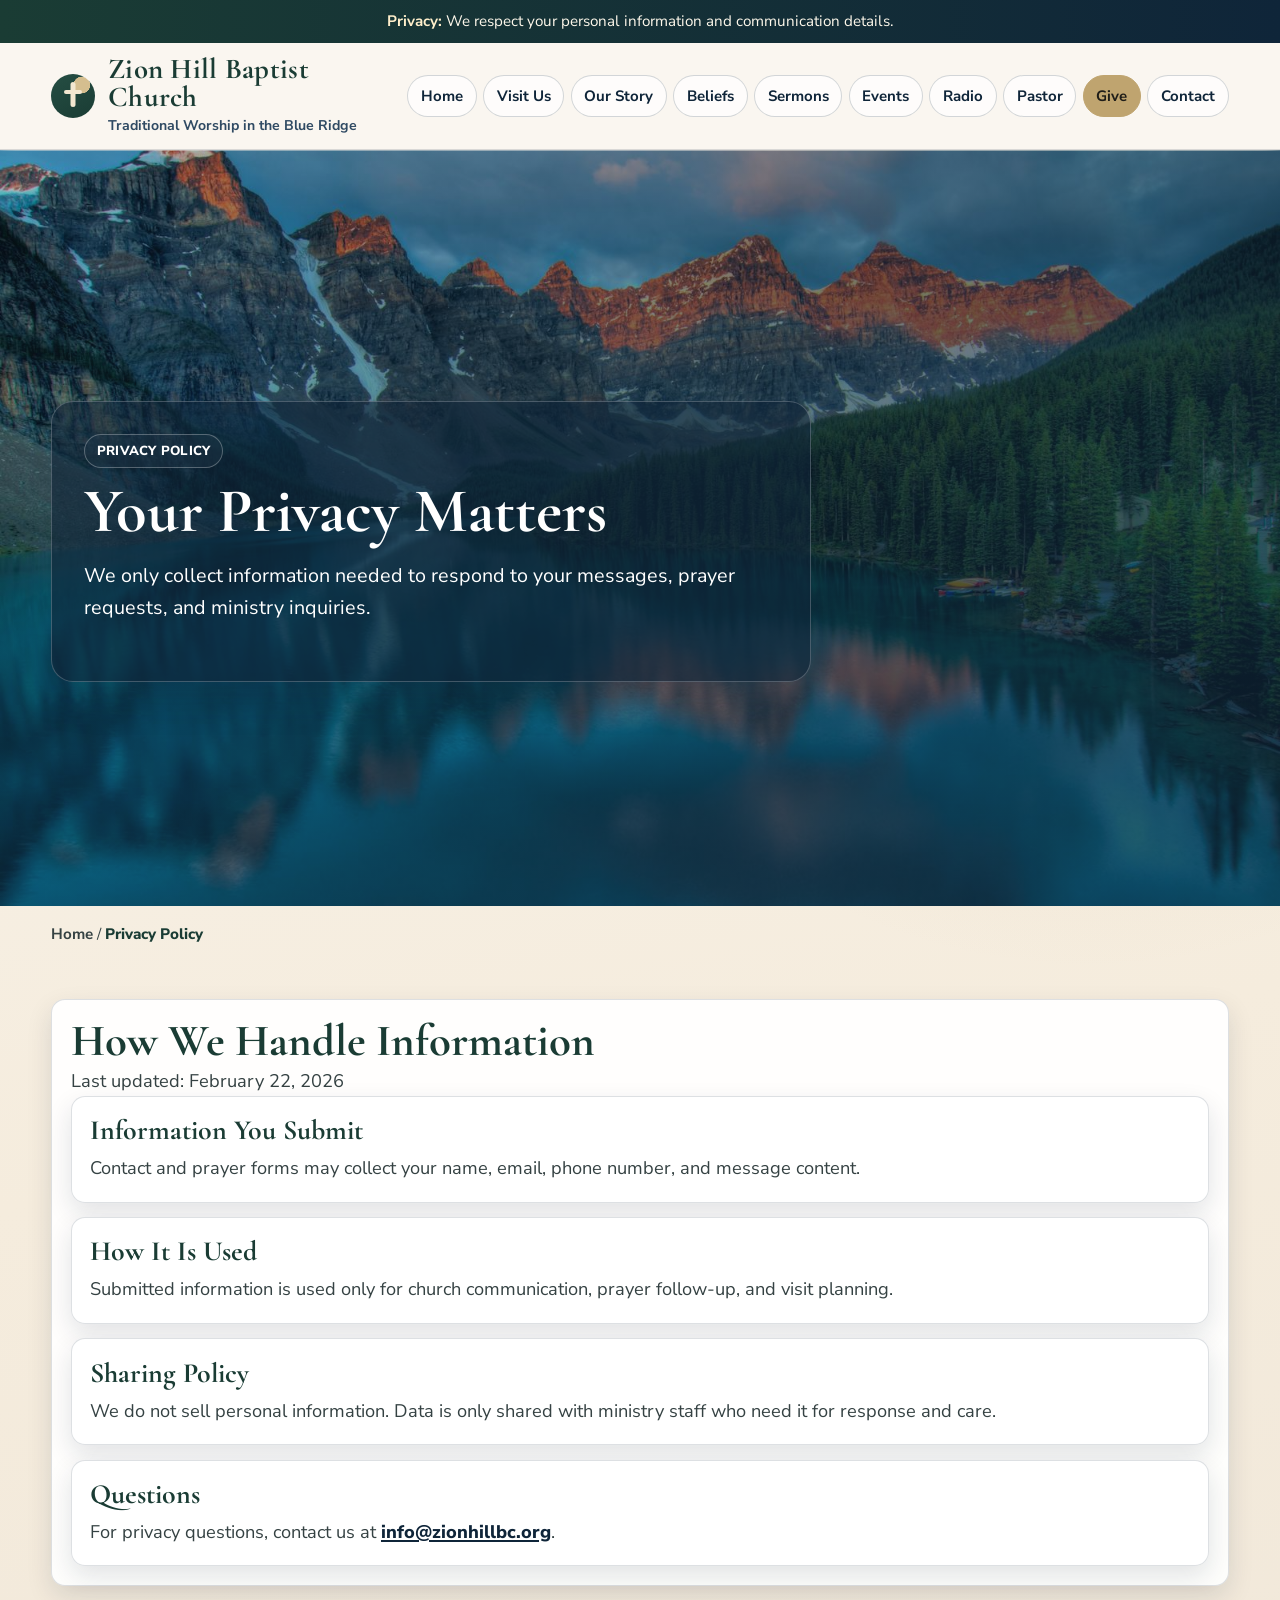
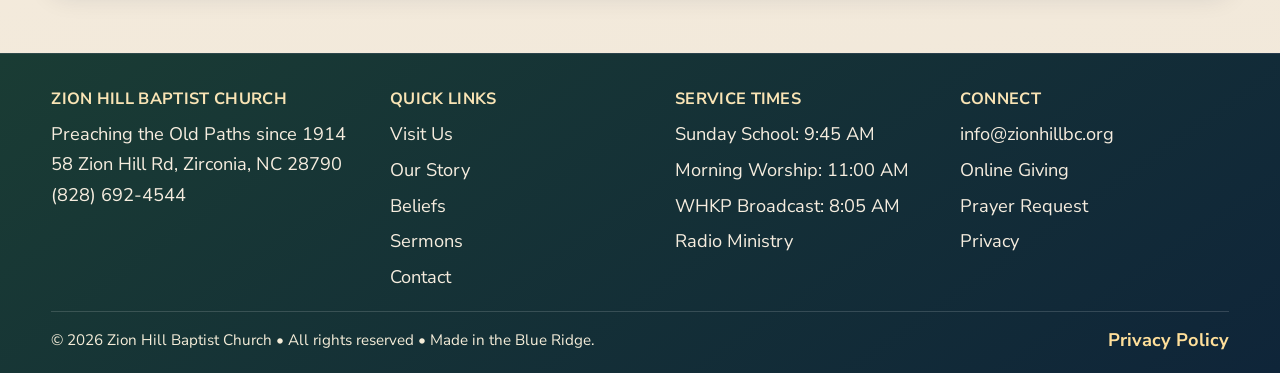
<file: privacy.html>
<!doctype html>
<html lang="en">
<head>
  <meta charset="utf-8">
  <meta name="viewport" content="width=device-width, initial-scale=1">
  <title>Privacy Policy | Zion Hill Baptist Church</title>
  <meta name="description" content="Privacy policy for Zion Hill Baptist Church website and contact forms.">
  <link rel="canonical" href="https://zionhillbaptist.netlify.app/privacy.html">
  <link rel="icon" href="assets/icons/favicon.svg" type="image/svg+xml">
  <link rel="manifest" href="site.webmanifest">
  <link rel="stylesheet" href="styles.css">
  <script defer src="script.js"></script>
</head>
<body>
  <a class="skip-link" href="#main-content">Skip to content</a>
  <div class="site-topbar"><strong>Privacy:</strong> We respect your personal information and communication details.</div>

  <header class="site-header">
    <div class="container header-shell">
      <a class="brand" href="index.html">
        <span class="brand-mark" aria-hidden="true"></span>
        <span>
          <span class="brand-title">Zion Hill Baptist Church</span>
          <span class="brand-tag">Traditional Worship in the Blue Ridge</span>
        </span>
      </a>
      <button class="menu-toggle" type="button" aria-label="Toggle navigation" aria-controls="primary-nav" aria-expanded="false" data-menu-toggle>Menu</button>
      <nav class="site-nav" id="primary-nav" aria-label="Primary navigation" data-open="false">
        <ul class="nav-list">
          <li><a class="nav-link" href="index.html">Home</a></li>
          <li><a class="nav-link" href="visit.html">Visit Us</a></li>
          <li><a class="nav-link" href="history.html">Our Story</a></li>
          <li><a class="nav-link" href="beliefs.html">Beliefs</a></li>
          <li><a class="nav-link" href="sermons.html">Sermons</a></li>
          <li><a class="nav-link" href="events.html">Events</a></li>
          <li><a class="nav-link" href="radio.html">Radio</a></li>
          <li><a class="nav-link" href="pastor.html">Pastor</a></li>
          <li><a class="nav-link highlight" href="give.html">Give</a></li>
          <li><a class="nav-link" href="contact.html">Contact</a></li>
        </ul>
      </nav>
    </div>
  </header>

  <main id="main-content">
    <section class="hero hero-mountains">
      <div class="hero-inner reveal">
        <div class="hero-panel">
          <span class="hero-tag">Privacy Policy</span>
          <h1>Your Privacy Matters</h1>
          <p>We only collect information needed to respond to your messages, prayer requests, and ministry inquiries.</p>
        </div>
      </div>
    </section>

    <nav class="breadcrumbs container" aria-label="Breadcrumb">
      <a href="index.html">Home</a> / <span aria-current="page">Privacy Policy</span>
    </nav>

    <section class="section reveal" aria-labelledby="privacy-heading">
      <article class="panel">
        <h2 id="privacy-heading">How We Handle Information</h2>
        <p class="section-intro">Last updated: February 22, 2026</p>
        <div class="grid" style="gap: 0.9rem;">
          <article class="card">
            <h3>Information You Submit</h3>
            <p>Contact and prayer forms may collect your name, email, phone number, and message content.</p>
          </article>
          <article class="card">
            <h3>How It Is Used</h3>
            <p>Submitted information is used only for church communication, prayer follow-up, and visit planning.</p>
          </article>
          <article class="card">
            <h3>Sharing Policy</h3>
            <p>We do not sell personal information. Data is only shared with ministry staff who need it for response and care.</p>
          </article>
          <article class="card">
            <h3>Questions</h3>
            <p>For privacy questions, contact us at <a class="scripture-link" href="mailto:info@zionhillbc.org">info@zionhillbc.org</a>.</p>
          </article>
        </div>
      </article>
    </section>
  </main>

  <footer class="site-footer">
    <div class="container footer-grid">
      <section>
        <h2>Zion Hill Baptist Church</h2>
        <p>Preaching the Old Paths since 1914</p>
        <p>58 Zion Hill Rd, Zirconia, NC 28790</p>
        <p><a href="tel:+18286924544">(828) 692-4544</a></p>
      </section>
      <section>
        <h2>Quick Links</h2>
        <ul>
          <li><a href="visit.html">Visit Us</a></li>
          <li><a href="history.html">Our Story</a></li>
          <li><a href="beliefs.html">Beliefs</a></li>
          <li><a href="sermons.html">Sermons</a></li>
          <li><a href="contact.html">Contact</a></li>
        </ul>
      </section>
      <section>
        <h2>Service Times</h2>
        <ul>
          <li>Sunday School: 9:45 AM</li>
          <li>Morning Worship: 11:00 AM</li>
          <li>WHKP Broadcast: 8:05 AM</li>
          <li><a href="radio.html">Radio Ministry</a></li>
        </ul>
      </section>
      <section>
        <h2>Connect</h2>
        <ul>
          <li><a href="mailto:info@zionhillbc.org">info@zionhillbc.org</a></li>
          <li><a href="give.html">Online Giving</a></li>
          <li><a href="contact.html#prayer-form">Prayer Request</a></li>
          <li><a href="privacy.html">Privacy</a></li>
        </ul>
      </section>
    </div>
    <div class="container footer-bottom">
      <small>© <span data-year></span> Zion Hill Baptist Church • All rights reserved • Made in the Blue Ridge.</small>
      <a href="privacy.html">Privacy Policy</a>
    </div>
  </footer>

  <div class="mobile-quick-actions" aria-label="Quick mobile actions">
    <a href="tel:+18286924544">Call</a>
    <a href="https://maps.google.com/?q=58+Zion+Hill+Rd,+Zirconia,+NC+28790" target="_blank" rel="noopener">Directions</a>
    <a href="give.html">Give</a>
  </div>
</body>
</html>
</file>
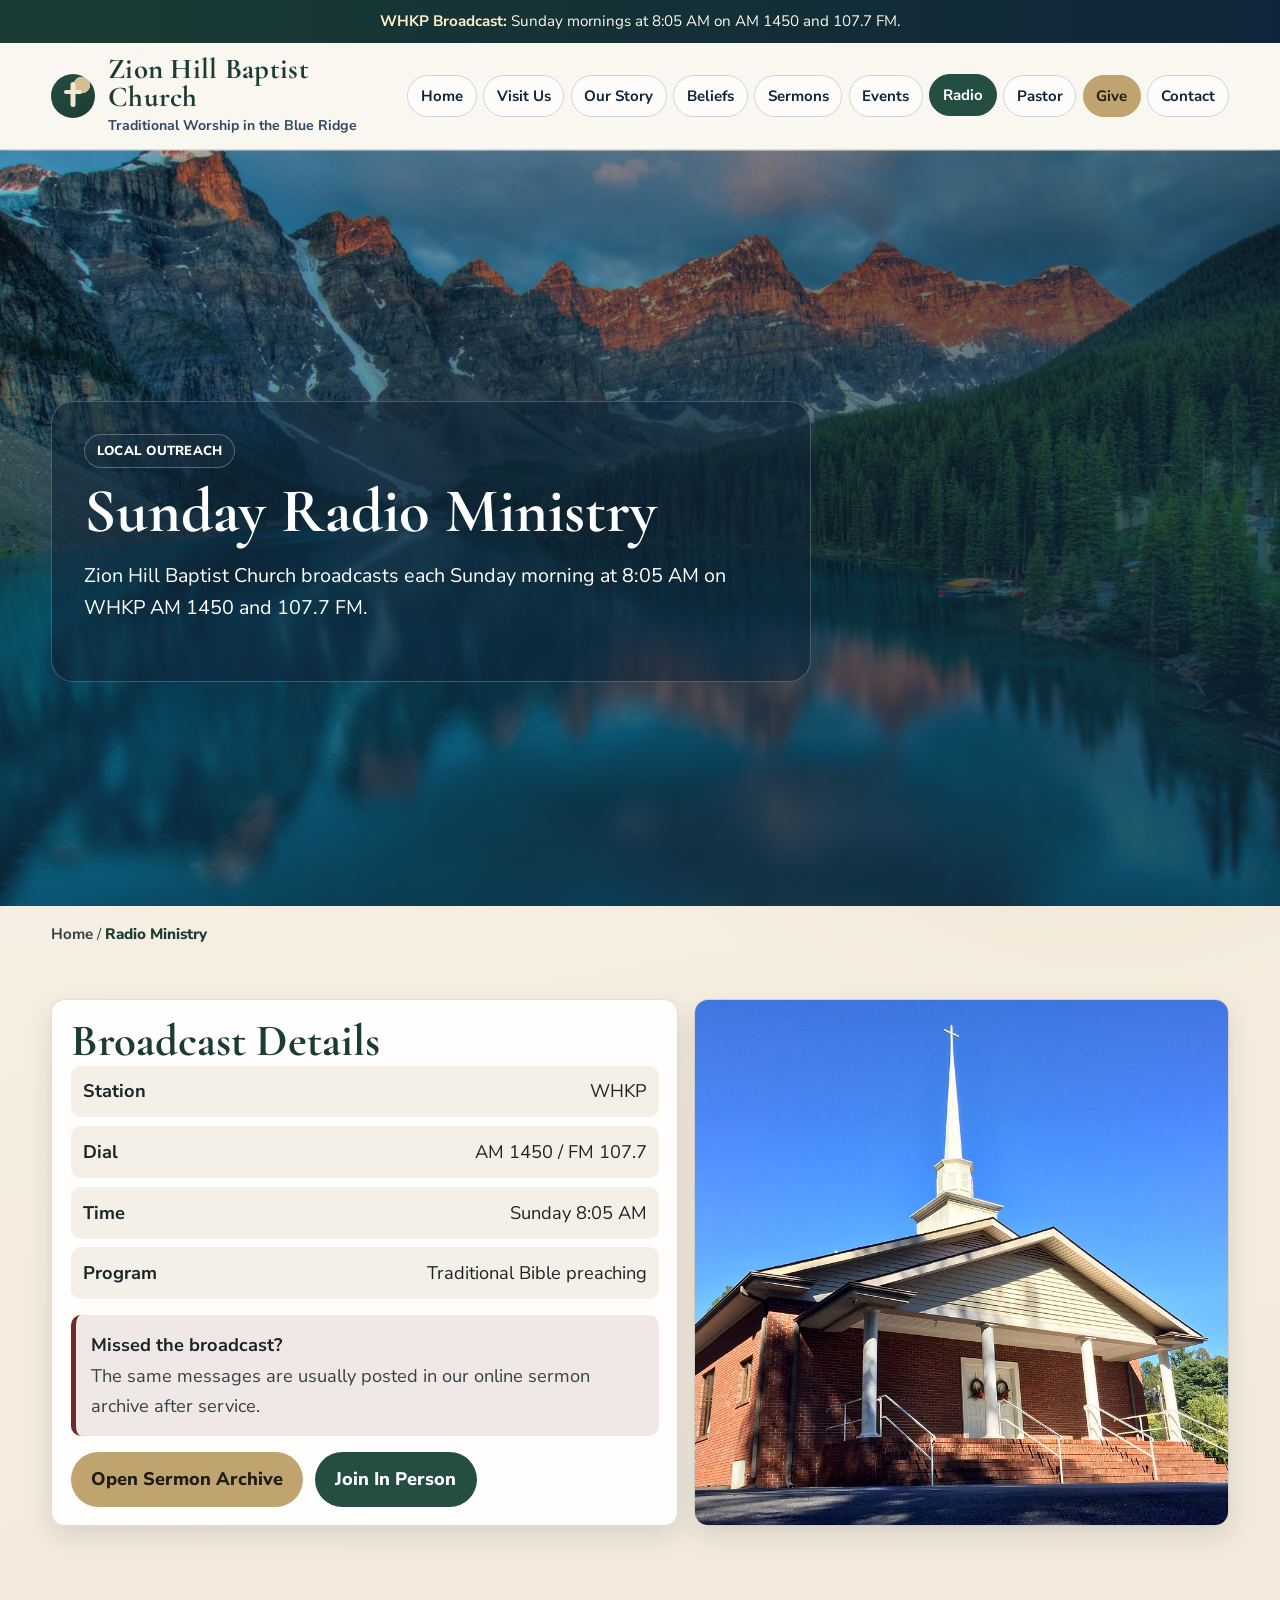
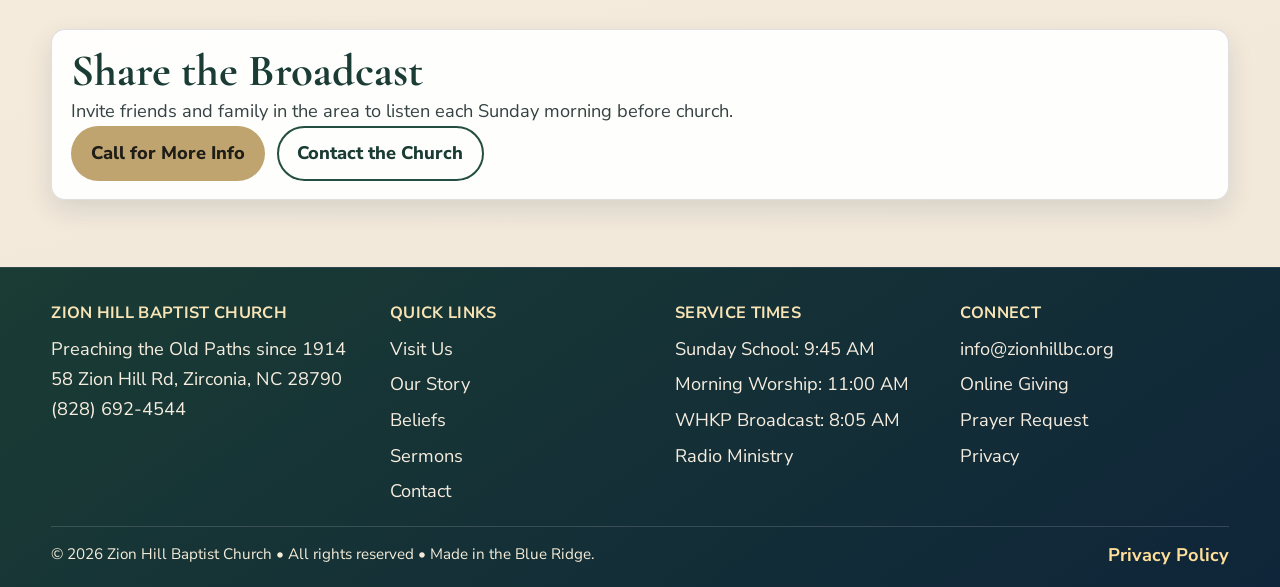
<file: radio.html>
<!doctype html>
<html lang="en">
<head>
  <meta charset="utf-8">
  <meta name="viewport" content="width=device-width, initial-scale=1">
  <title>Radio Ministry | Zion Hill Baptist Church</title>
  <meta name="description" content="Listen to Zion Hill Baptist Church on WHKP AM 1450 and 107.7 FM every Sunday at 8:05 AM.">
  <link rel="canonical" href="https://zionhillbaptist.netlify.app/radio.html">
  <meta property="og:title" content="Radio Ministry | Zion Hill Baptist Church">
  <meta property="og:description" content="Weekly Sunday broadcast at 8:05 AM on WHKP AM 1450 / 107.7 FM.">
  <meta property="og:type" content="website">
  <meta property="og:url" content="https://zionhillbaptist.netlify.app/radio.html">
  <link rel="icon" href="assets/icons/favicon.svg" type="image/svg+xml">
  <link rel="manifest" href="site.webmanifest">
  <link rel="stylesheet" href="styles.css">
  <script defer src="script.js"></script>
</head>
<body>
  <a class="skip-link" href="#main-content">Skip to content</a>
  <div class="site-topbar"><strong>WHKP Broadcast:</strong> Sunday mornings at 8:05 AM on AM 1450 and 107.7 FM.</div>

  <header class="site-header">
    <div class="container header-shell">
      <a class="brand" href="index.html">
        <span class="brand-mark" aria-hidden="true"></span>
        <span>
          <span class="brand-title">Zion Hill Baptist Church</span>
          <span class="brand-tag">Traditional Worship in the Blue Ridge</span>
        </span>
      </a>
      <button class="menu-toggle" type="button" aria-label="Toggle navigation" aria-controls="primary-nav" aria-expanded="false" data-menu-toggle>Menu</button>
      <nav class="site-nav" id="primary-nav" aria-label="Primary navigation" data-open="false">
        <ul class="nav-list">
          <li><a class="nav-link" href="index.html">Home</a></li>
          <li><a class="nav-link" href="visit.html">Visit Us</a></li>
          <li><a class="nav-link" href="history.html">Our Story</a></li>
          <li><a class="nav-link" href="beliefs.html">Beliefs</a></li>
          <li><a class="nav-link" href="sermons.html">Sermons</a></li>
          <li><a class="nav-link" href="events.html">Events</a></li>
          <li><a class="nav-link" href="radio.html">Radio</a></li>
          <li><a class="nav-link" href="pastor.html">Pastor</a></li>
          <li><a class="nav-link highlight" href="give.html">Give</a></li>
          <li><a class="nav-link" href="contact.html">Contact</a></li>
        </ul>
      </nav>
    </div>
  </header>

  <main id="main-content">
    <section class="hero hero-mountains">
      <div class="hero-inner reveal">
        <div class="hero-panel">
          <span class="hero-tag">Local Outreach</span>
          <h1>Sunday Radio Ministry</h1>
          <p>Zion Hill Baptist Church broadcasts each Sunday morning at 8:05 AM on WHKP AM 1450 and 107.7 FM.</p>
        </div>
      </div>
    </section>

    <nav class="breadcrumbs container" aria-label="Breadcrumb">
      <a href="index.html">Home</a> / <span aria-current="page">Radio Ministry</span>
    </nav>

    <section class="section split reveal" aria-labelledby="radio-heading">
      <article class="panel">
        <h2 id="radio-heading">Broadcast Details</h2>
        <ul class="list-clean" aria-label="Radio ministry schedule">
          <li><strong>Station</strong><span>WHKP</span></li>
          <li><strong>Dial</strong><span>AM 1450 / FM 107.7</span></li>
          <li><strong>Time</strong><span>Sunday 8:05 AM</span></li>
          <li><strong>Program</strong><span>Traditional Bible preaching</span></li>
        </ul>
        <div class="callout">
          <strong>Missed the broadcast?</strong>
          <p>The same messages are usually posted in our online sermon archive after service.</p>
        </div>
        <div class="button-row" style="margin-top: 1rem;">
          <a class="button primary" href="sermons.html">Open Sermon Archive</a>
          <a class="button secondary" href="visit.html">Join In Person</a>
        </div>
      </article>
      <article class="image-frame">
        <img src="assets/images/church-exterior.jpg" alt="Zion Hill Baptist Church exterior in Zirconia" loading="lazy" decoding="async">
      </article>
    </section>

    <section class="section reveal" aria-labelledby="radio-cta-heading">
      <article class="panel">
        <h2 id="radio-cta-heading">Share the Broadcast</h2>
        <p class="section-intro">Invite friends and family in the area to listen each Sunday morning before church.</p>
        <div class="button-row">
          <a class="button primary" href="tel:+18286924544">Call for More Info</a>
          <a class="button outline" href="contact.html">Contact the Church</a>
        </div>
      </article>
    </section>
  </main>

  <footer class="site-footer">
    <div class="container footer-grid">
      <section>
        <h2>Zion Hill Baptist Church</h2>
        <p>Preaching the Old Paths since 1914</p>
        <p>58 Zion Hill Rd, Zirconia, NC 28790</p>
        <p><a href="tel:+18286924544">(828) 692-4544</a></p>
      </section>
      <section>
        <h2>Quick Links</h2>
        <ul>
          <li><a href="visit.html">Visit Us</a></li>
          <li><a href="history.html">Our Story</a></li>
          <li><a href="beliefs.html">Beliefs</a></li>
          <li><a href="sermons.html">Sermons</a></li>
          <li><a href="contact.html">Contact</a></li>
        </ul>
      </section>
      <section>
        <h2>Service Times</h2>
        <ul>
          <li>Sunday School: 9:45 AM</li>
          <li>Morning Worship: 11:00 AM</li>
          <li>WHKP Broadcast: 8:05 AM</li>
          <li><a href="radio.html">Radio Ministry</a></li>
        </ul>
      </section>
      <section>
        <h2>Connect</h2>
        <ul>
          <li><a href="mailto:info@zionhillbc.org">info@zionhillbc.org</a></li>
          <li><a href="give.html">Online Giving</a></li>
          <li><a href="contact.html#prayer-form">Prayer Request</a></li>
          <li><a href="privacy.html">Privacy</a></li>
        </ul>
      </section>
    </div>
    <div class="container footer-bottom">
      <small>© <span data-year></span> Zion Hill Baptist Church • All rights reserved • Made in the Blue Ridge.</small>
      <a href="privacy.html">Privacy Policy</a>
    </div>
  </footer>

  <div class="mobile-quick-actions" aria-label="Quick mobile actions">
    <a href="tel:+18286924544">Call</a>
    <a href="https://maps.google.com/?q=58+Zion+Hill+Rd,+Zirconia,+NC+28790" target="_blank" rel="noopener">Directions</a>
    <a href="give.html">Give</a>
  </div>
</body>
</html>
</file>
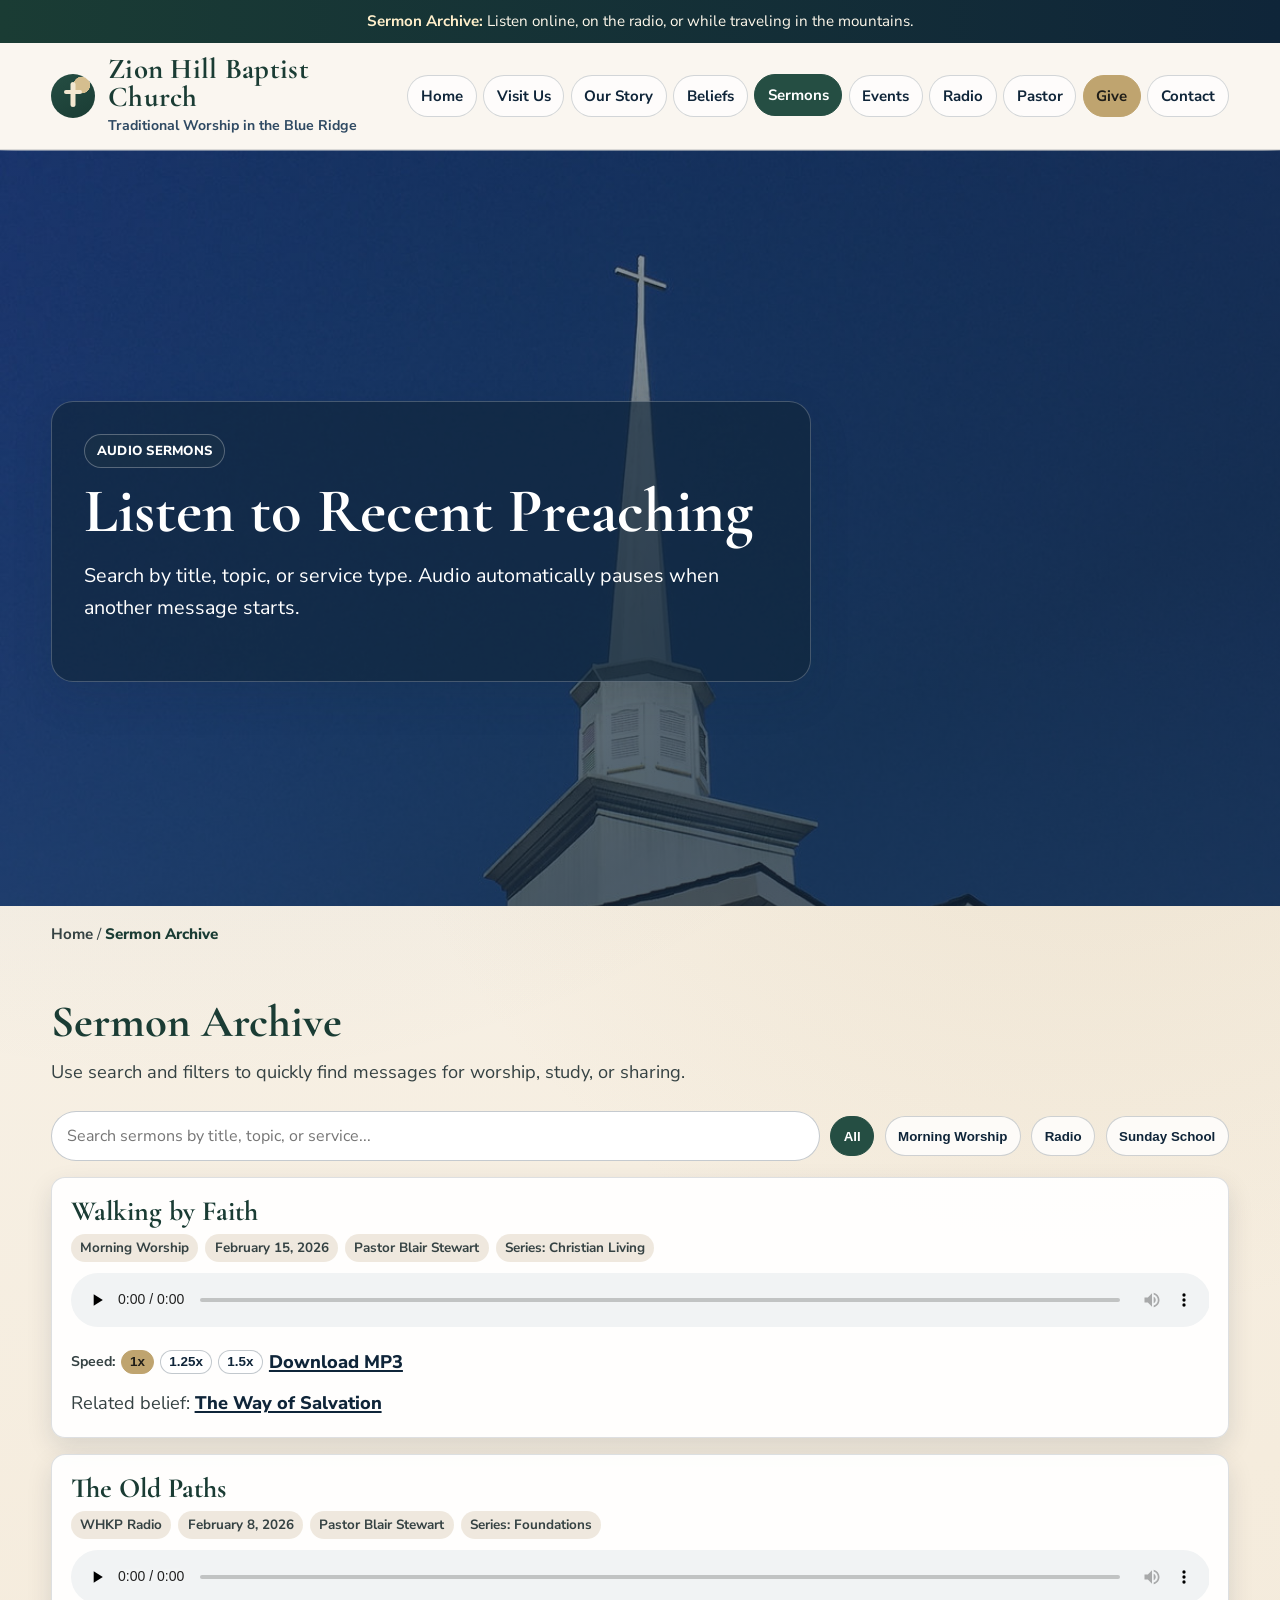
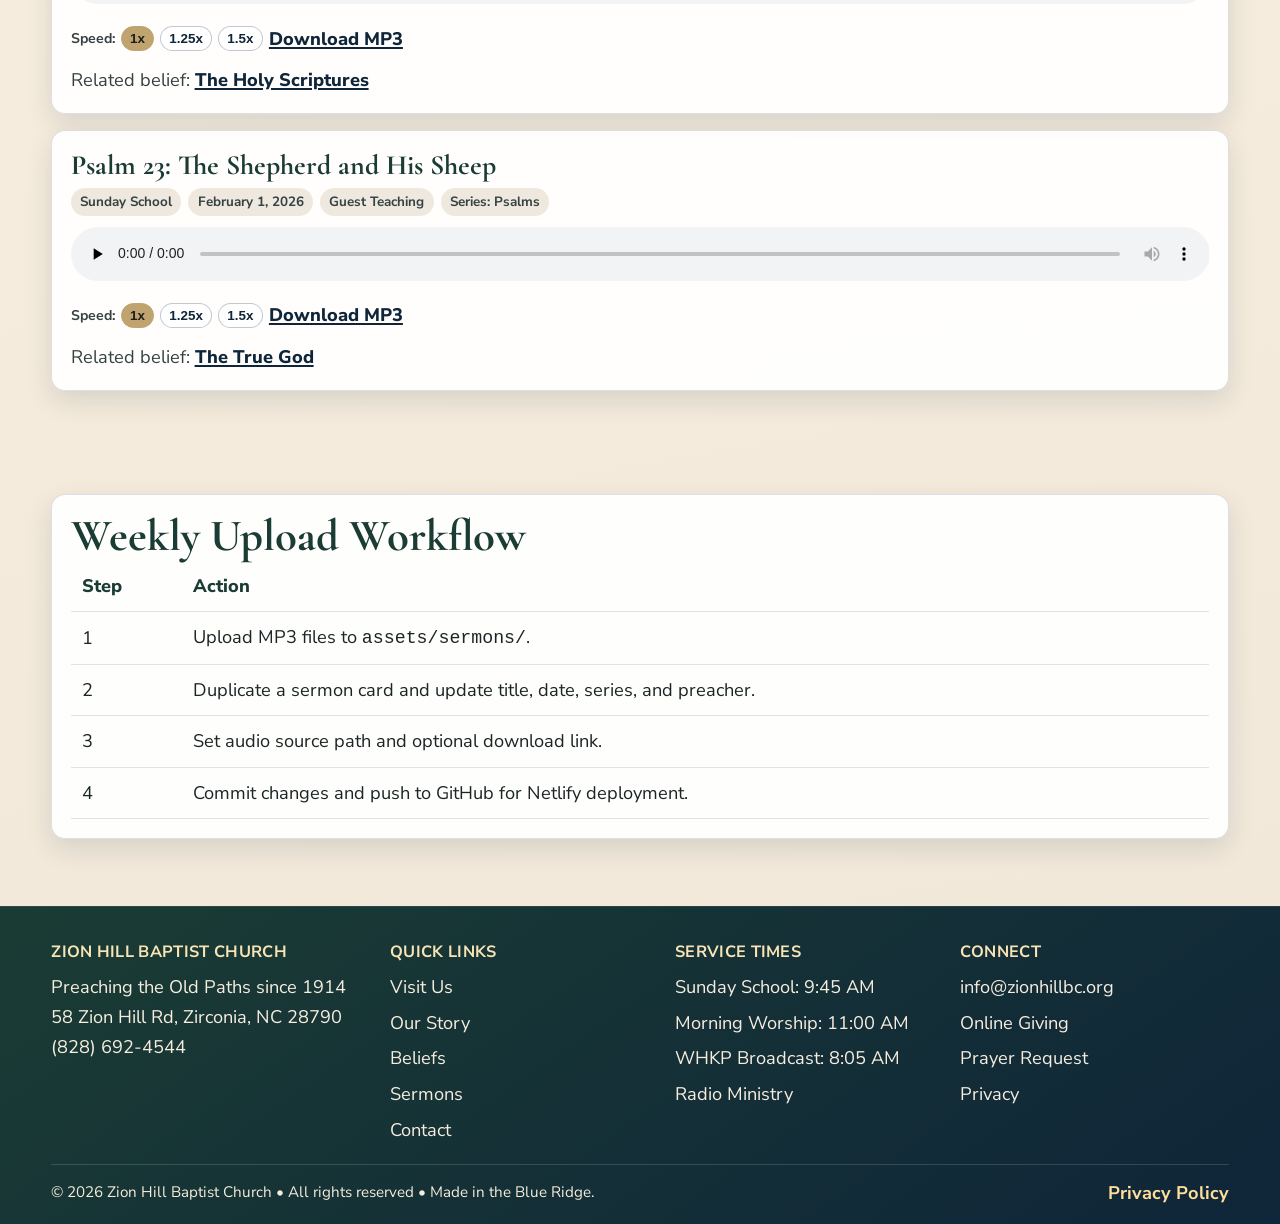
<file: sermons.html>
<!doctype html>
<html lang="en">
<head>
  <meta charset="utf-8">
  <meta name="viewport" content="width=device-width, initial-scale=1">
  <title>Sermon Archive | Zion Hill Baptist Church</title>
  <meta name="description" content="Listen to sermon audio from Zion Hill Baptist Church. Filter by series, service type, and topic.">
  <link rel="canonical" href="https://zionhillbaptist.netlify.app/sermons.html">
  <meta property="og:title" content="Sermon Archive | Zion Hill Baptist Church">
  <meta property="og:description" content="Simple, mobile-friendly sermon listening from Zion Hill Baptist Church.">
  <meta property="og:type" content="website">
  <meta property="og:url" content="https://zionhillbaptist.netlify.app/sermons.html">
  <meta property="og:image" content="https://zionhillbaptist.netlify.app/assets/images/church-sanctuary.jpg">
  <link rel="icon" href="assets/icons/favicon.svg" type="image/svg+xml">
  <link rel="manifest" href="site.webmanifest">
  <link rel="stylesheet" href="styles.css">
  <script type="application/ld+json">
    {
      "@context": "https://schema.org",
      "@type": "AudioObject",
      "name": "Walking by Faith",
      "contentUrl": "https://zionhillbaptist.netlify.app/assets/sermons/sample-message.mp3",
      "description": "Morning Worship sermon by Pastor Blair Stewart",
      "datePublished": "2026-02-15"
    }
  </script>
  <script defer src="script.js"></script>
</head>
<body>
  <a class="skip-link" href="#main-content">Skip to content</a>
  <div class="site-topbar"><strong>Sermon Archive:</strong> Listen online, on the radio, or while traveling in the mountains.</div>

  <header class="site-header">
    <div class="container header-shell">
      <a class="brand" href="index.html">
        <span class="brand-mark" aria-hidden="true"></span>
        <span>
          <span class="brand-title">Zion Hill Baptist Church</span>
          <span class="brand-tag">Traditional Worship in the Blue Ridge</span>
        </span>
      </a>
      <button class="menu-toggle" type="button" aria-label="Toggle navigation" aria-controls="primary-nav" aria-expanded="false" data-menu-toggle>Menu</button>
      <nav class="site-nav" id="primary-nav" aria-label="Primary navigation" data-open="false">
        <ul class="nav-list">
          <li><a class="nav-link" href="index.html">Home</a></li>
          <li><a class="nav-link" href="visit.html">Visit Us</a></li>
          <li><a class="nav-link" href="history.html">Our Story</a></li>
          <li><a class="nav-link" href="beliefs.html">Beliefs</a></li>
          <li><a class="nav-link" href="sermons.html">Sermons</a></li>
          <li><a class="nav-link" href="events.html">Events</a></li>
          <li><a class="nav-link" href="radio.html">Radio</a></li>
          <li><a class="nav-link" href="pastor.html">Pastor</a></li>
          <li><a class="nav-link highlight" href="give.html">Give</a></li>
          <li><a class="nav-link" href="contact.html">Contact</a></li>
        </ul>
      </nav>
    </div>
  </header>

  <main id="main-content">
    <section class="hero hero-sanctuary">
      <div class="hero-inner reveal">
        <div class="hero-panel">
          <span class="hero-tag">Audio Sermons</span>
          <h1>Listen to Recent Preaching</h1>
          <p>Search by title, topic, or service type. Audio automatically pauses when another message starts.</p>
        </div>
      </div>
    </section>

    <nav class="breadcrumbs container" aria-label="Breadcrumb">
      <a href="index.html">Home</a> / <span aria-current="page">Sermon Archive</span>
    </nav>

    <section class="section reveal" aria-labelledby="sermon-list-heading">
      <h2 id="sermon-list-heading">Sermon Archive</h2>
      <p class="section-intro">Use search and filters to quickly find messages for worship, study, or sharing.</p>

      <div class="sermon-toolbar">
        <label class="sr-only" for="sermon-search">Search sermons</label>
        <input id="sermon-search" class="sermon-search" type="search" placeholder="Search sermons by title, topic, or service..." data-sermon-search>
        <button class="chip active" type="button" data-sermon-filter="all">All</button>
        <button class="chip" type="button" data-sermon-filter="morning">Morning Worship</button>
        <button class="chip" type="button" data-sermon-filter="radio">Radio</button>
        <button class="chip" type="button" data-sermon-filter="sunday school">Sunday School</button>
      </div>

      <div class="sermon-list">
        <article class="sermon-item" data-title="Walking by Faith" data-tags="morning worship faith salvation pastor blair stewart">
          <h3>Walking by Faith</h3>
          <div class="sermon-meta">
            <span>Morning Worship</span>
            <span>February 15, 2026</span>
            <span>Pastor Blair Stewart</span>
            <span>Series: Christian Living</span>
          </div>
          <audio controls preload="none" id="audio-1" aria-label="Walking by Faith sermon audio">
            <source src="assets/sermons/sample-message.mp3" type="audio/mpeg">
            Your browser does not support the audio player.
          </audio>
          <div class="audio-tools" aria-label="Audio speed controls">
            <span>Speed:</span>
            <button class="rate-button active" type="button" data-audio-target="audio-1" data-rate="1">1x</button>
            <button class="rate-button" type="button" data-audio-target="audio-1" data-rate="1.25">1.25x</button>
            <button class="rate-button" type="button" data-audio-target="audio-1" data-rate="1.5">1.5x</button>
            <a class="scripture-link" href="assets/sermons/sample-message.mp3" download>Download MP3</a>
          </div>
          <p style="margin-top: 0.7rem;">Related belief: <a class="scripture-link" href="beliefs.html">The Way of Salvation</a></p>
        </article>

        <article class="sermon-item" data-title="The Old Paths" data-tags="radio ministry old paths kjv pastor blair stewart">
          <h3>The Old Paths</h3>
          <div class="sermon-meta">
            <span>WHKP Radio</span>
            <span>February 8, 2026</span>
            <span>Pastor Blair Stewart</span>
            <span>Series: Foundations</span>
          </div>
          <audio controls preload="none" id="audio-2" aria-label="The Old Paths sermon audio">
            <source src="assets/sermons/sample-message.mp3" type="audio/mpeg">
            Your browser does not support the audio player.
          </audio>
          <div class="audio-tools" aria-label="Audio speed controls">
            <span>Speed:</span>
            <button class="rate-button active" type="button" data-audio-target="audio-2" data-rate="1">1x</button>
            <button class="rate-button" type="button" data-audio-target="audio-2" data-rate="1.25">1.25x</button>
            <button class="rate-button" type="button" data-audio-target="audio-2" data-rate="1.5">1.5x</button>
            <a class="scripture-link" href="assets/sermons/sample-message.mp3" download>Download MP3</a>
          </div>
          <p style="margin-top: 0.7rem;">Related belief: <a class="scripture-link" href="beliefs.html">The Holy Scriptures</a></p>
        </article>

        <article class="sermon-item" data-title="Psalm 23 The Shepherd and His Sheep" data-tags="sunday school comfort psalm 23 shepherd">
          <h3>Psalm 23: The Shepherd and His Sheep</h3>
          <div class="sermon-meta">
            <span>Sunday School</span>
            <span>February 1, 2026</span>
            <span>Guest Teaching</span>
            <span>Series: Psalms</span>
          </div>
          <audio controls preload="none" id="audio-3" aria-label="Psalm 23 sermon audio">
            <source src="assets/sermons/sample-message.mp3" type="audio/mpeg">
            Your browser does not support the audio player.
          </audio>
          <div class="audio-tools" aria-label="Audio speed controls">
            <span>Speed:</span>
            <button class="rate-button active" type="button" data-audio-target="audio-3" data-rate="1">1x</button>
            <button class="rate-button" type="button" data-audio-target="audio-3" data-rate="1.25">1.25x</button>
            <button class="rate-button" type="button" data-audio-target="audio-3" data-rate="1.5">1.5x</button>
            <a class="scripture-link" href="assets/sermons/sample-message.mp3" download>Download MP3</a>
          </div>
          <p style="margin-top: 0.7rem;">Related belief: <a class="scripture-link" href="beliefs.html">The True God</a></p>
        </article>
      </div>

      <p class="no-results" data-no-sermon-results hidden>No sermons match your current search. Try clearing filters.</p>
    </section>

    <section class="section reveal" aria-labelledby="sermon-upload-heading">
      <article class="panel">
        <h2 id="sermon-upload-heading">Weekly Upload Workflow</h2>
        <div class="table-wrap">
          <table class="schedule-table" aria-label="Sermon upload checklist">
            <thead>
              <tr>
                <th>Step</th>
                <th>Action</th>
              </tr>
            </thead>
            <tbody>
              <tr>
                <td>1</td>
                <td>Upload MP3 files to <code>assets/sermons/</code>.</td>
              </tr>
              <tr>
                <td>2</td>
                <td>Duplicate a sermon card and update title, date, series, and preacher.</td>
              </tr>
              <tr>
                <td>3</td>
                <td>Set audio source path and optional download link.</td>
              </tr>
              <tr>
                <td>4</td>
                <td>Commit changes and push to GitHub for Netlify deployment.</td>
              </tr>
            </tbody>
          </table>
        </div>
      </article>
    </section>
  </main>

  <footer class="site-footer">
    <div class="container footer-grid">
      <section>
        <h2>Zion Hill Baptist Church</h2>
        <p>Preaching the Old Paths since 1914</p>
        <p>58 Zion Hill Rd, Zirconia, NC 28790</p>
        <p><a href="tel:+18286924544">(828) 692-4544</a></p>
      </section>
      <section>
        <h2>Quick Links</h2>
        <ul>
          <li><a href="visit.html">Visit Us</a></li>
          <li><a href="history.html">Our Story</a></li>
          <li><a href="beliefs.html">Beliefs</a></li>
          <li><a href="sermons.html">Sermons</a></li>
          <li><a href="contact.html">Contact</a></li>
        </ul>
      </section>
      <section>
        <h2>Service Times</h2>
        <ul>
          <li>Sunday School: 9:45 AM</li>
          <li>Morning Worship: 11:00 AM</li>
          <li>WHKP Broadcast: 8:05 AM</li>
          <li><a href="radio.html">Radio Ministry</a></li>
        </ul>
      </section>
      <section>
        <h2>Connect</h2>
        <ul>
          <li><a href="mailto:info@zionhillbc.org">info@zionhillbc.org</a></li>
          <li><a href="give.html">Online Giving</a></li>
          <li><a href="contact.html#prayer-form">Prayer Request</a></li>
          <li><a href="privacy.html">Privacy</a></li>
        </ul>
      </section>
    </div>
    <div class="container footer-bottom">
      <small>© <span data-year></span> Zion Hill Baptist Church • All rights reserved • Made in the Blue Ridge.</small>
      <a href="privacy.html">Privacy Policy</a>
    </div>
  </footer>

  <div class="mobile-quick-actions" aria-label="Quick mobile actions">
    <a href="tel:+18286924544">Call</a>
    <a href="https://maps.google.com/?q=58+Zion+Hill+Rd,+Zirconia,+NC+28790" target="_blank" rel="noopener">Directions</a>
    <a href="give.html">Give</a>
  </div>
</body>
</html>
</file>
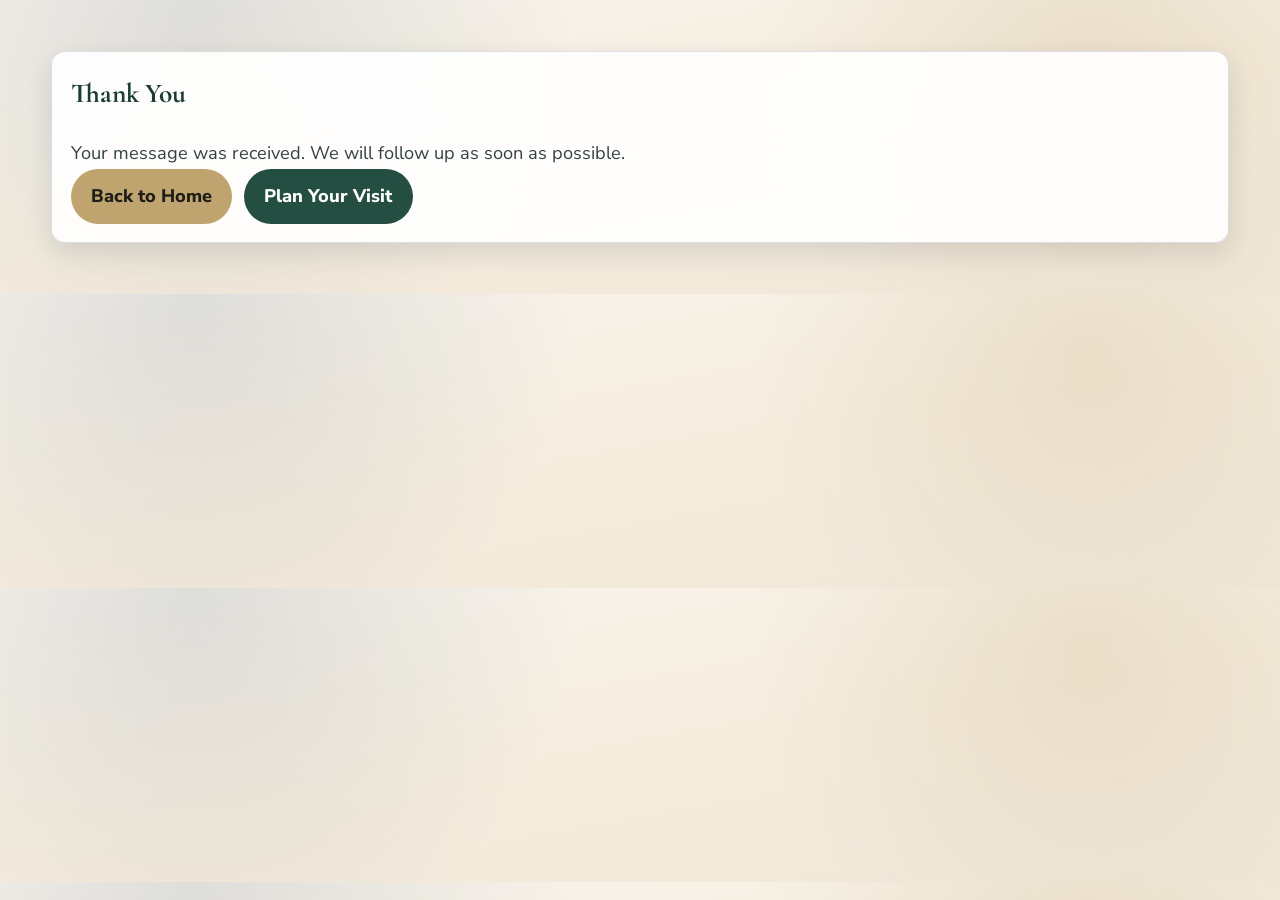
<file: thanks.html>
<!doctype html>
<html lang="en">
<head>
  <meta charset="utf-8">
  <meta name="viewport" content="width=device-width, initial-scale=1">
  <title>Thank You | Zion Hill Baptist Church</title>
  <meta name="description" content="Thank you for contacting Zion Hill Baptist Church.">
  <link rel="canonical" href="https://zionhillbaptist.netlify.app/thanks.html">
  <link rel="icon" href="assets/icons/favicon.svg" type="image/svg+xml">
  <link rel="stylesheet" href="styles.css">
  <script defer src="script.js"></script>
</head>
<body>
  <main class="section" id="main-content">
    <article class="panel reveal">
      <h1 style="font-family: var(--font-heading); margin-top: 0; color: var(--mountain-900);">Thank You</h1>
      <p class="section-intro">Your message was received. We will follow up as soon as possible.</p>
      <div class="button-row">
        <a class="button primary" href="index.html">Back to Home</a>
        <a class="button secondary" href="visit.html">Plan Your Visit</a>
      </div>
    </article>
  </main>
</body>
</html>
</file>
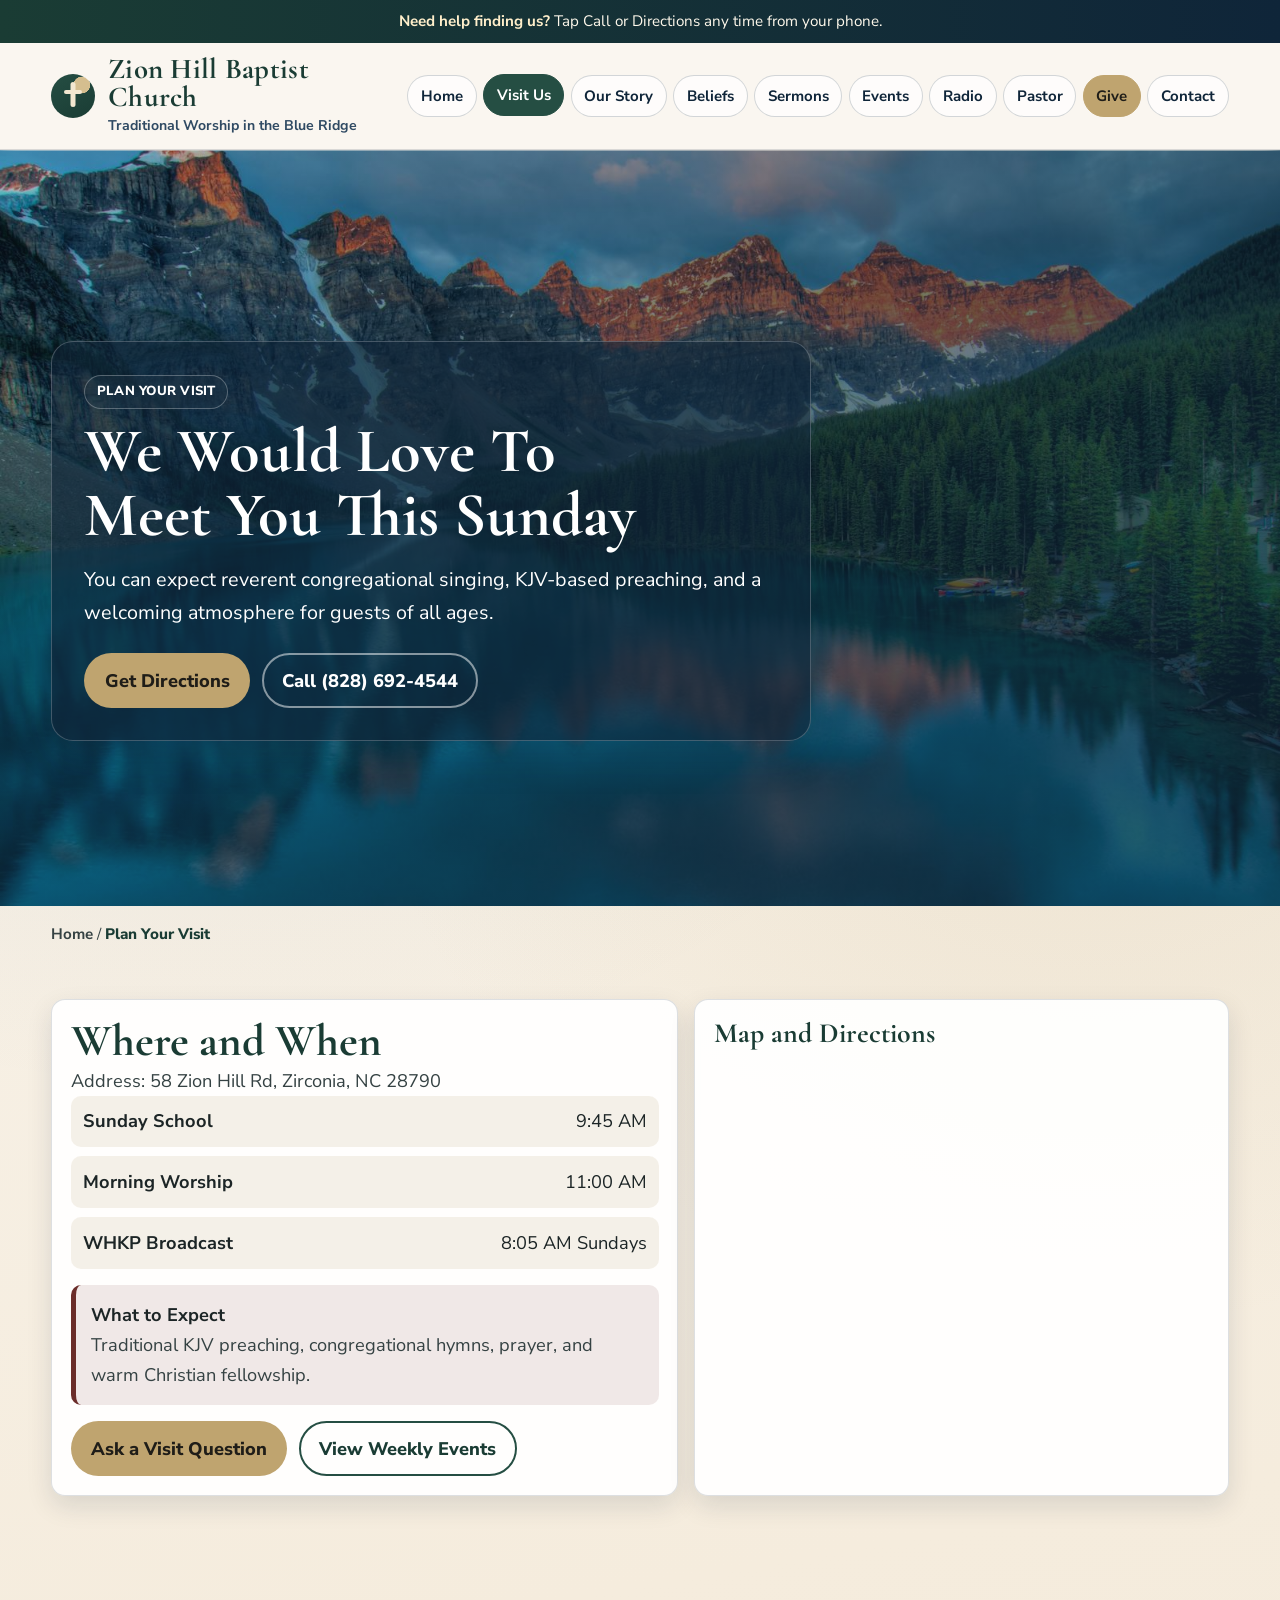
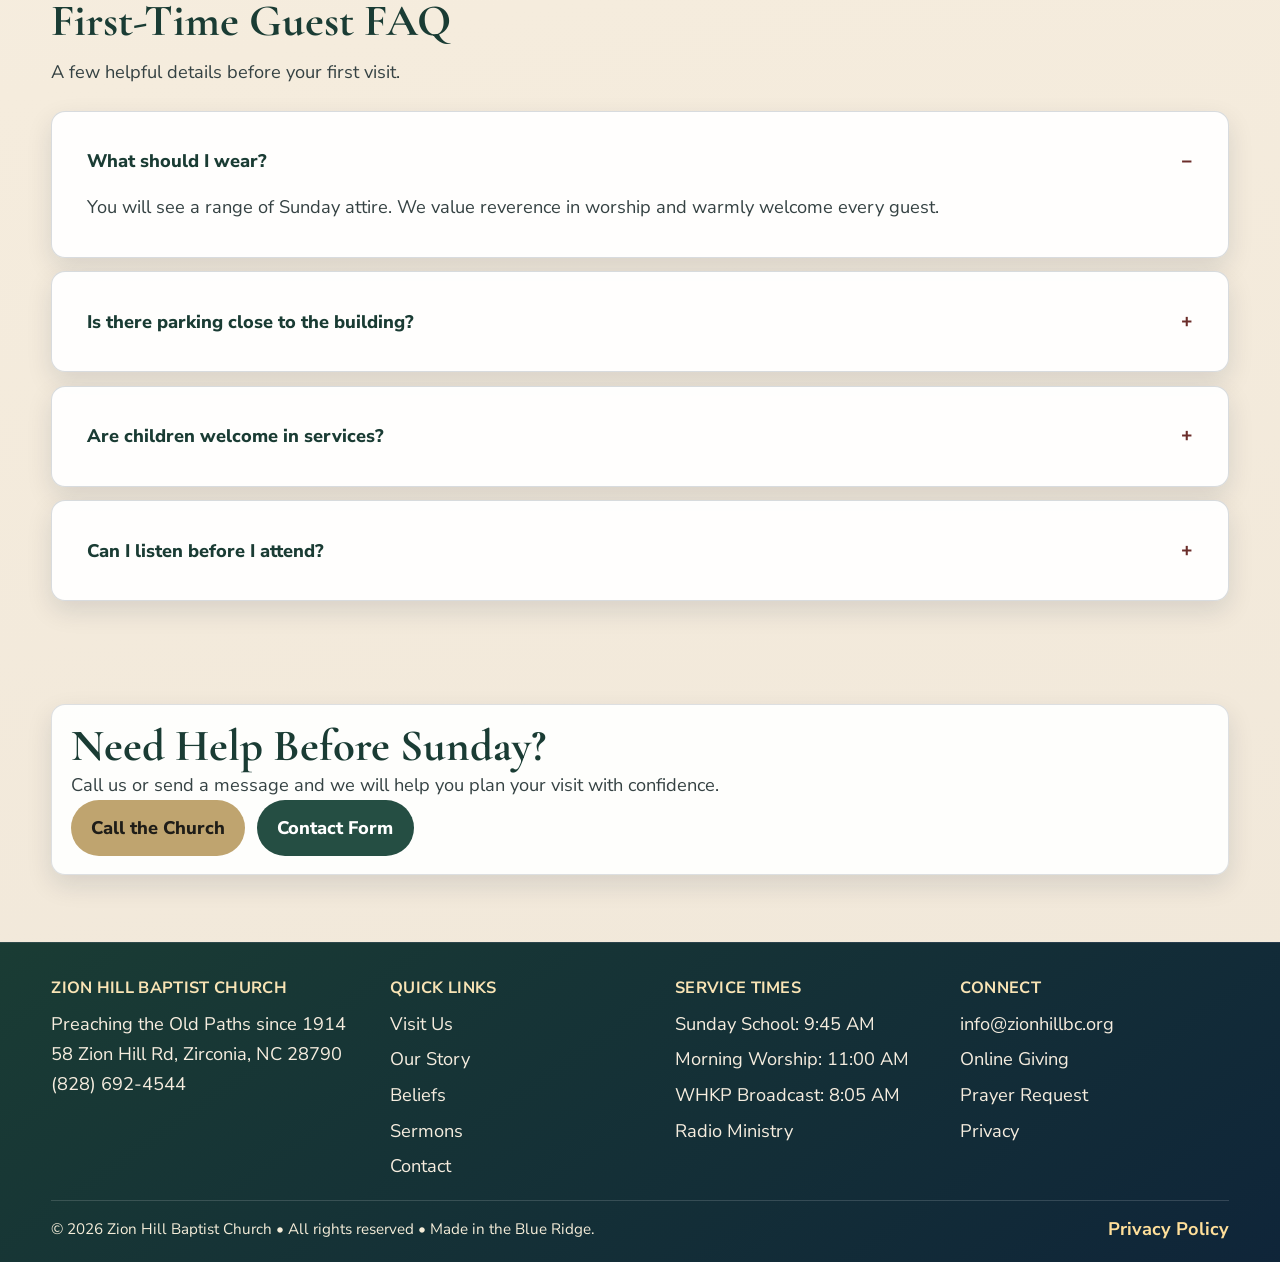
<file: visit.html>
<!doctype html>
<html lang="en">
<head>
  <meta charset="utf-8">
  <meta name="viewport" content="width=device-width, initial-scale=1">
  <title>Plan Your Visit | Zion Hill Baptist Church</title>
  <meta name="description" content="Plan your visit to Zion Hill Baptist Church in Zirconia, NC. Find directions, service times, what to expect, and first-time guest details.">
  <link rel="canonical" href="https://zionhillbaptist.netlify.app/visit.html">
  <meta property="og:title" content="Plan Your Visit | Zion Hill Baptist Church">
  <meta property="og:description" content="Service times, directions, and what to expect at Zion Hill Baptist Church.">
  <meta property="og:type" content="website">
  <meta property="og:url" content="https://zionhillbaptist.netlify.app/visit.html">
  <meta property="og:image" content="https://zionhillbaptist.netlify.app/assets/images/church-exterior.jpg">
  <link rel="icon" href="assets/icons/favicon.svg" type="image/svg+xml">
  <link rel="manifest" href="site.webmanifest">
  <link rel="stylesheet" href="styles.css">
  <script defer src="script.js"></script>
</head>
<body>
  <a class="skip-link" href="#main-content">Skip to content</a>
  <div class="site-topbar"><strong>Need help finding us?</strong> Tap Call or Directions any time from your phone.</div>

  <header class="site-header">
    <div class="container header-shell">
      <a class="brand" href="index.html">
        <span class="brand-mark" aria-hidden="true"></span>
        <span>
          <span class="brand-title">Zion Hill Baptist Church</span>
          <span class="brand-tag">Traditional Worship in the Blue Ridge</span>
        </span>
      </a>
      <button class="menu-toggle" type="button" aria-label="Toggle navigation" aria-controls="primary-nav" aria-expanded="false" data-menu-toggle>Menu</button>
      <nav class="site-nav" id="primary-nav" aria-label="Primary navigation" data-open="false">
        <ul class="nav-list">
          <li><a class="nav-link" href="index.html">Home</a></li>
          <li><a class="nav-link" href="visit.html">Visit Us</a></li>
          <li><a class="nav-link" href="history.html">Our Story</a></li>
          <li><a class="nav-link" href="beliefs.html">Beliefs</a></li>
          <li><a class="nav-link" href="sermons.html">Sermons</a></li>
          <li><a class="nav-link" href="events.html">Events</a></li>
          <li><a class="nav-link" href="radio.html">Radio</a></li>
          <li><a class="nav-link" href="pastor.html">Pastor</a></li>
          <li><a class="nav-link highlight" href="give.html">Give</a></li>
          <li><a class="nav-link" href="contact.html">Contact</a></li>
        </ul>
      </nav>
    </div>
  </header>

  <main id="main-content">
    <section class="hero hero-mountains">
      <div class="hero-inner reveal">
        <div class="hero-panel">
          <span class="hero-tag">Plan Your Visit</span>
          <h1>We Would Love To Meet You This Sunday</h1>
          <p>You can expect reverent congregational singing, KJV-based preaching, and a welcoming atmosphere for guests of all ages.</p>
          <div class="button-row">
            <a class="button primary" href="https://maps.google.com/?q=58+Zion+Hill+Rd,+Zirconia,+NC+28790" target="_blank" rel="noopener">Get Directions</a>
            <a class="button ghost" href="tel:+18286924544">Call (828) 692-4544</a>
          </div>
        </div>
      </div>
    </section>

    <nav class="breadcrumbs container" aria-label="Breadcrumb">
      <a href="index.html">Home</a> / <span aria-current="page">Plan Your Visit</span>
    </nav>

    <section class="section split reveal" aria-labelledby="visit-info-heading">
      <article class="panel">
        <h2 id="visit-info-heading">Where and When</h2>
        <p class="section-intro">Address: 58 Zion Hill Rd, Zirconia, NC 28790</p>
        <ul class="list-clean" aria-label="Primary service times">
          <li><strong>Sunday School</strong><span>9:45 AM</span></li>
          <li><strong>Morning Worship</strong><span>11:00 AM</span></li>
          <li><strong>WHKP Broadcast</strong><span>8:05 AM Sundays</span></li>
        </ul>
        <div class="callout" id="expectations">
          <strong>What to Expect</strong>
          <p>Traditional KJV preaching, congregational hymns, prayer, and warm Christian fellowship.</p>
        </div>
        <div class="button-row" style="margin-top: 1rem;">
          <a class="button primary" href="contact.html">Ask a Visit Question</a>
          <a class="button outline" href="events.html">View Weekly Events</a>
        </div>
      </article>
      <article class="panel">
        <h3>Map and Directions</h3>
        <iframe class="map-frame" title="Map to Zion Hill Baptist Church" loading="lazy" referrerpolicy="no-referrer-when-downgrade" src="https://www.google.com/maps?q=58+Zion+Hill+Rd,+Zirconia,+NC+28790&output=embed"></iframe>
      </article>
    </section>

    <section class="section reveal" aria-labelledby="faq-heading">
      <h2 id="faq-heading">First-Time Guest FAQ</h2>
      <p class="section-intro">A few helpful details before your first visit.</p>
      <div class="accordion">
        <details class="faq-item" open>
          <summary>What should I wear?</summary>
          <div class="accordion-body">
            <p>You will see a range of Sunday attire. We value reverence in worship and warmly welcome every guest.</p>
          </div>
        </details>
        <details class="faq-item">
          <summary>Is there parking close to the building?</summary>
          <div class="accordion-body">
            <p>Yes. On-site parking is available with convenient access near the church entrance.</p>
          </div>
        </details>
        <details class="faq-item">
          <summary>Are children welcome in services?</summary>
          <div class="accordion-body">
            <p>Absolutely. Families are welcome in Sunday School and worship services as we learn and grow together.</p>
          </div>
        </details>
        <details class="faq-item">
          <summary>Can I listen before I attend?</summary>
          <div class="accordion-body">
            <p>Yes. You can hear the Sunday radio broadcast at 8:05 AM on WHKP AM 1450 / 107.7 FM and browse the sermon archive online.</p>
          </div>
        </details>
      </div>
    </section>

    <section class="section reveal" aria-labelledby="cta-heading">
      <article class="panel">
        <h2 id="cta-heading">Need Help Before Sunday?</h2>
        <p class="section-intro">Call us or send a message and we will help you plan your visit with confidence.</p>
        <div class="button-row">
          <a class="button primary" href="tel:+18286924544">Call the Church</a>
          <a class="button secondary" href="contact.html">Contact Form</a>
        </div>
      </article>
    </section>
  </main>

  <footer class="site-footer">
    <div class="container footer-grid">
      <section>
        <h2>Zion Hill Baptist Church</h2>
        <p>Preaching the Old Paths since 1914</p>
        <p>58 Zion Hill Rd, Zirconia, NC 28790</p>
        <p><a href="tel:+18286924544">(828) 692-4544</a></p>
      </section>
      <section>
        <h2>Quick Links</h2>
        <ul>
          <li><a href="visit.html">Visit Us</a></li>
          <li><a href="history.html">Our Story</a></li>
          <li><a href="beliefs.html">Beliefs</a></li>
          <li><a href="sermons.html">Sermons</a></li>
          <li><a href="contact.html">Contact</a></li>
        </ul>
      </section>
      <section>
        <h2>Service Times</h2>
        <ul>
          <li>Sunday School: 9:45 AM</li>
          <li>Morning Worship: 11:00 AM</li>
          <li>WHKP Broadcast: 8:05 AM</li>
          <li><a href="radio.html">Radio Ministry</a></li>
        </ul>
      </section>
      <section>
        <h2>Connect</h2>
        <ul>
          <li><a href="mailto:info@zionhillbc.org">info@zionhillbc.org</a></li>
          <li><a href="give.html">Online Giving</a></li>
          <li><a href="contact.html#prayer-form">Prayer Request</a></li>
          <li><a href="privacy.html">Privacy</a></li>
        </ul>
      </section>
    </div>
    <div class="container footer-bottom">
      <small>© <span data-year></span> Zion Hill Baptist Church • All rights reserved • Made in the Blue Ridge.</small>
      <a href="privacy.html">Privacy Policy</a>
    </div>
  </footer>

  <div class="mobile-quick-actions" aria-label="Quick mobile actions">
    <a href="tel:+18286924544">Call</a>
    <a href="https://maps.google.com/?q=58+Zion+Hill+Rd,+Zirconia,+NC+28790" target="_blank" rel="noopener">Directions</a>
    <a href="give.html">Give</a>
  </div>
</body>
</html>
</file>
<file: styles.css>
@import url('https://fonts.googleapis.com/css2?family=Cormorant+Garamond:wght@600;700&family=Nunito+Sans:wght@400;600;700;800&display=swap');

:root {
  --mountain-900: #1a3c34;
  --mountain-800: #254e43;
  --mountain-700: #2f6052;
  --slate-900: #0f2539;
  --slate-700: #2f4a63;
  --burgundy-700: #6b2d2a;
  --gold-700: #bfa46f;
  --gold-500: #d5be8f;
  --paper-100: #f9f5ee;
  --paper-200: #f0e7d9;
  --paper-300: #e5dbca;
  --ink-900: #1c2526;
  --ink-700: #354243;
  --white: #ffffff;
  --shadow-soft: 0 16px 40px rgba(15, 37, 57, 0.13);
  --shadow-card: 0 10px 26px rgba(15, 37, 57, 0.12);
  --radius-lg: 22px;
  --radius-md: 14px;
  --radius-sm: 10px;
  --content-width: min(1180px, 92%);
  --font-heading: 'Cormorant Garamond', 'Times New Roman', serif;
  --font-body: 'Nunito Sans', 'Segoe UI', sans-serif;
}

* {
  box-sizing: border-box;
}

html {
  scroll-behavior: smooth;
}

body {
  margin: 0;
  font-family: var(--font-body);
  color: var(--ink-900);
  background:
    radial-gradient(circle at 15% 3%, rgba(47, 74, 99, 0.13), transparent 34%),
    radial-gradient(circle at 85% 20%, rgba(191, 164, 111, 0.2), transparent 30%),
    linear-gradient(170deg, var(--paper-100) 0%, #f5ecdd 55%, var(--paper-200) 100%);
  font-size: clamp(1rem, 0.96rem + 0.25vw, 1.14rem);
  line-height: 1.65;
}

img {
  max-width: 100%;
  display: block;
  height: auto;
}

a {
  color: inherit;
}

.container {
  width: var(--content-width);
  margin-inline: auto;
}

.skip-link {
  position: absolute;
  top: -48px;
  left: 1rem;
  background: var(--slate-900);
  color: var(--white);
  padding: 0.5rem 0.85rem;
  border-radius: var(--radius-sm);
  z-index: 9999;
  text-decoration: none;
  font-weight: 700;
}

.skip-link:focus {
  top: 0.75rem;
}

.site-topbar {
  background: linear-gradient(90deg, var(--mountain-900), var(--slate-900));
  color: #fef8eb;
  text-align: center;
  padding: 0.55rem 1rem;
  font-size: 0.95rem;
}

.site-topbar strong {
  color: #ffefcb;
}

.site-header {
  position: sticky;
  top: 0;
  z-index: 1200;
  backdrop-filter: blur(10px);
  background: color-mix(in srgb, var(--paper-100) 90%, white 10%);
  border-bottom: 1px solid rgba(15, 37, 57, 0.14);
}

.header-shell {
  display: flex;
  align-items: center;
  gap: 1rem;
  flex-wrap: wrap;
  padding: 0.75rem 0;
}

.brand {
  text-decoration: none;
  display: flex;
  align-items: center;
  gap: 0.8rem;
  flex: 1;
  min-width: 240px;
}

.brand-mark {
  width: 44px;
  height: 44px;
  border-radius: 50%;
  background: radial-gradient(circle at 70% 25%, var(--gold-500) 0 18%, transparent 19%),
    linear-gradient(150deg, var(--mountain-800), var(--mountain-900));
  position: relative;
  flex-shrink: 0;
}

.brand-mark::before,
.brand-mark::after {
  content: '';
  position: absolute;
  background: #f3e7d0;
}

.brand-mark::before {
  width: 5px;
  height: 25px;
  left: 50%;
  top: 8px;
  transform: translateX(-50%);
  border-radius: 4px;
}

.brand-mark::after {
  width: 18px;
  height: 4px;
  left: 50%;
  top: 16px;
  transform: translateX(-50%);
  border-radius: 4px;
}

.brand-title {
  display: block;
  font-family: var(--font-heading);
  font-size: clamp(1.3rem, 1.2rem + 0.75vw, 2rem);
  line-height: 1;
  letter-spacing: 0.01em;
  color: var(--mountain-900);
  font-weight: 700;
}

.brand-tag {
  display: block;
  font-size: 0.88rem;
  color: var(--slate-700);
  margin-top: 0.12rem;
  font-weight: 700;
}

.menu-toggle {
  display: none;
  border: 1px solid rgba(15, 37, 57, 0.3);
  background: var(--white);
  color: var(--slate-900);
  min-height: 44px;
  padding: 0.5rem 0.9rem;
  border-radius: 999px;
  font-weight: 800;
  cursor: pointer;
}

.site-nav {
  margin-left: auto;
}

.nav-list {
  margin: 0;
  padding: 0;
  list-style: none;
  display: flex;
  align-items: center;
  gap: 0.38rem;
  flex-wrap: wrap;
  justify-content: flex-end;
}

.nav-link {
  text-decoration: none;
  display: inline-flex;
  align-items: center;
  justify-content: center;
  min-height: 42px;
  padding: 0.45rem 0.8rem;
  border-radius: 999px;
  border: 1px solid rgba(15, 37, 57, 0.18);
  color: var(--slate-900);
  background: rgba(255, 255, 255, 0.7);
  font-size: 0.94rem;
  font-weight: 700;
  transition: transform 170ms ease, background-color 170ms ease, color 170ms ease, border-color 170ms ease;
}

.nav-link:hover,
.nav-link:focus-visible,
.nav-link.active {
  background: var(--mountain-800);
  border-color: var(--mountain-800);
  color: var(--white);
  transform: translateY(-1px);
}

.nav-link.highlight {
  background: var(--gold-700);
  border-color: var(--gold-700);
  color: #1f1d18;
}

.nav-link.highlight:hover,
.nav-link.highlight:focus-visible,
.nav-link.highlight.active {
  background: #ab8f5e;
  border-color: #ab8f5e;
  color: var(--white);
}

.hero {
  position: relative;
  color: var(--white);
  min-height: min(84vh, 800px);
  display: grid;
  align-items: center;
  background-size: cover;
  background-position: center;
  isolation: isolate;
}

.hero::before {
  content: '';
  position: absolute;
  inset: 0;
  z-index: -1;
  background: linear-gradient(150deg, rgba(15, 37, 57, 0.32) 0%, rgba(15, 37, 57, 0.74) 72%);
}

.hero-home {
  background-image: url('assets/images/church-exterior.jpg');
}

.hero-mountains {
  background-image: url('assets/images/blue-ridge.jpg');
}

.hero-sanctuary {
  background-image: url('assets/images/church-sanctuary.jpg');
}

.hero-inner {
  width: var(--content-width);
  margin-inline: auto;
  padding: clamp(4rem, 7vw, 6rem) 0 4rem;
}

.hero-panel {
  width: min(760px, 100%);
  background: color-mix(in srgb, rgba(15, 37, 57, 0.72) 84%, transparent);
  border: 1px solid rgba(255, 255, 255, 0.22);
  border-radius: var(--radius-lg);
  padding: clamp(1.2rem, 3vw, 2rem);
  box-shadow: var(--shadow-soft);
}

.hero-tag {
  display: inline-flex;
  margin-bottom: 0.72rem;
  padding: 0.32rem 0.72rem;
  border: 1px solid rgba(255, 255, 255, 0.28);
  border-radius: 999px;
  font-size: 0.82rem;
  font-weight: 800;
  letter-spacing: 0.02em;
  text-transform: uppercase;
  background: rgba(31, 53, 71, 0.46);
}

.hero h1,
.hero h2 {
  margin: 0;
  font-family: var(--font-heading);
  font-size: clamp(2rem, 1.35rem + 3.2vw, 4.6rem);
  line-height: 1.02;
  text-wrap: balance;
}

.hero p {
  margin: 1rem 0 1.5rem;
  max-width: 62ch;
  font-size: clamp(1rem, 0.93rem + 0.38vw, 1.25rem);
}

.button-row {
  display: flex;
  flex-wrap: wrap;
  gap: 0.72rem;
}

.button {
  display: inline-flex;
  align-items: center;
  justify-content: center;
  min-height: 48px;
  padding: 0.66rem 1.15rem;
  text-decoration: none;
  border: 2px solid transparent;
  border-radius: 999px;
  font-weight: 800;
  transition: transform 160ms ease, box-shadow 170ms ease, background-color 170ms ease;
}

.button:hover,
.button:focus-visible {
  transform: translateY(-1px);
  box-shadow: 0 10px 22px rgba(12, 30, 40, 0.25);
}

.button.primary {
  background: var(--gold-700);
  color: #1f1d18;
}

.button.secondary {
  background: var(--mountain-800);
  color: var(--white);
}

.button.ghost {
  border-color: rgba(255, 255, 255, 0.5);
  color: var(--white);
  background: transparent;
}

.button.outline {
  border-color: var(--mountain-800);
  color: var(--mountain-900);
  background: transparent;
}

.breadcrumbs {
  margin-top: 1rem;
  margin-bottom: 0;
  font-size: 0.95rem;
  color: var(--ink-700);
}

.breadcrumbs a {
  text-decoration: none;
  font-weight: 700;
}

.breadcrumbs [aria-current='page'] {
  color: var(--mountain-900);
  font-weight: 800;
}

.section {
  width: var(--content-width);
  margin-inline: auto;
  padding: clamp(2.4rem, 4vw, 4.2rem) 0;
}

.section h2 {
  margin: 0;
  color: var(--mountain-900);
  font-family: var(--font-heading);
  font-size: clamp(1.7rem, 1.2rem + 2vw, 3rem);
  line-height: 1.06;
  text-wrap: balance;
}

.section h3 {
  margin-top: 0;
  margin-bottom: 0.5rem;
  color: var(--mountain-900);
  font-family: var(--font-heading);
  font-size: clamp(1.35rem, 1.1rem + 0.8vw, 2rem);
  line-height: 1.08;
}

.section-intro {
  margin: 0.7rem 0 1.5rem;
  color: var(--ink-700);
  max-width: 70ch;
}

.service-strip {
  width: var(--content-width);
  margin: -2.5rem auto 0;
  position: relative;
  z-index: 3;
  display: grid;
  grid-template-columns: repeat(3, minmax(0, 1fr));
  gap: 0.9rem;
}

.service-card {
  background: rgba(255, 255, 255, 0.95);
  border: 1px solid rgba(15, 37, 57, 0.15);
  border-radius: var(--radius-md);
  padding: 0.95rem;
  box-shadow: var(--shadow-card);
}

.service-card strong {
  display: block;
  color: var(--mountain-900);
  font-size: 1.02rem;
}

.service-card span {
  display: block;
  margin-top: 0.3rem;
  color: var(--ink-700);
}

.section-band {
  background: linear-gradient(180deg, rgba(47, 96, 82, 0.12), rgba(191, 164, 111, 0.08));
  border-block: 1px solid rgba(15, 37, 57, 0.14);
}

.grid {
  display: grid;
  gap: 1rem;
}

.grid-2 {
  grid-template-columns: repeat(2, minmax(0, 1fr));
}

.grid-3 {
  grid-template-columns: repeat(3, minmax(0, 1fr));
}

.grid-4 {
  grid-template-columns: repeat(4, minmax(0, 1fr));
}

.card,
.panel,
.timeline-item,
.faq-item,
.sermon-item,
.event-item,
.testimonial,
.gallery-item {
  background: rgba(255, 255, 255, 0.92);
  border: 1px solid rgba(15, 37, 57, 0.14);
  border-radius: var(--radius-md);
  padding: 1.15rem;
  box-shadow: var(--shadow-card);
}

.panel-fit {
  align-self: start;
}

.card p,
.panel p,
.timeline-item p,
.faq-item p,
.sermon-item p,
.event-item p,
.gallery-item p {
  margin: 0;
  color: var(--ink-700);
}

.icon-label {
  font-weight: 800;
  color: var(--slate-900);
  letter-spacing: 0.02em;
  margin-bottom: 0.42rem;
}

.split {
  display: grid;
  grid-template-columns: 1.08fr 0.92fr;
  gap: 1rem;
}

.map-frame {
  width: 100%;
  min-height: 340px;
  border: 0;
  border-radius: var(--radius-sm);
}

.list-clean {
  margin: 0;
  padding: 0;
  list-style: none;
}

.list-clean li {
  display: flex;
  justify-content: space-between;
  gap: 0.5rem;
  align-items: center;
  padding: 0.68rem 0.78rem;
  background: rgba(229, 219, 202, 0.42);
  border-radius: var(--radius-sm);
}

.list-clean li + li {
  margin-top: 0.55rem;
}

.callout {
  margin-top: 1rem;
  padding: 0.95rem;
  border-left: 5px solid var(--burgundy-700);
  border-radius: var(--radius-sm);
  background: rgba(107, 45, 42, 0.1);
}

.gallery-grid {
  display: grid;
  gap: 1rem;
  grid-template-columns: repeat(auto-fit, minmax(220px, 1fr));
}

.gallery-item {
  overflow: hidden;
  padding: 0;
}

.gallery-item img {
  width: 100%;
  height: 250px;
  object-fit: cover;
  transition: transform 220ms ease;
}

.gallery-item:hover img,
.gallery-item:focus-within img {
  transform: scale(1.03);
}

.gallery-caption {
  padding: 0.72rem 0.84rem;
  color: var(--ink-700);
  font-weight: 700;
}

.timeline {
  position: relative;
  display: grid;
  gap: 1rem;
}

.timeline::before {
  content: '';
  position: absolute;
  left: 18px;
  top: 0;
  bottom: 0;
  width: 2px;
  background: rgba(107, 45, 42, 0.38);
}

.timeline-item {
  position: relative;
  padding-left: 2.25rem;
}

.timeline-item::before {
  content: '';
  position: absolute;
  width: 14px;
  height: 14px;
  left: 11px;
  top: 1.28rem;
  border-radius: 50%;
  background: var(--gold-700);
  border: 2px solid var(--paper-100);
}

.year-badge {
  display: inline-flex;
  align-items: center;
  justify-content: center;
  min-height: 26px;
  padding: 0.2rem 0.58rem;
  border-radius: 999px;
  font-size: 0.86rem;
  font-weight: 800;
  color: #2e2010;
  background: var(--gold-500);
}

.accordion {
  display: grid;
  gap: 0.85rem;
}

.accordion details {
  background: rgba(255, 255, 255, 0.94);
  border: 1px solid rgba(15, 37, 57, 0.16);
  border-radius: var(--radius-md);
  box-shadow: var(--shadow-card);
  overflow: clip;
}

.accordion summary {
  cursor: pointer;
  list-style: none;
  padding: 0.95rem 1rem;
  font-weight: 800;
  color: var(--mountain-900);
  display: flex;
  align-items: center;
  justify-content: space-between;
  gap: 1rem;
}

.accordion summary::-webkit-details-marker {
  display: none;
}

.accordion summary::after {
  content: '+';
  font-size: 1.2rem;
  color: var(--burgundy-700);
}

.accordion details[open] summary::after {
  content: '−';
}

.accordion-body {
  padding: 0 1rem 1rem;
  color: var(--ink-700);
}

.scripture-link {
  font-weight: 800;
  text-decoration: underline;
  text-decoration-thickness: 2px;
  text-underline-offset: 2px;
  color: var(--slate-900);
}

.sermon-toolbar {
  display: flex;
  gap: 0.65rem;
  flex-wrap: wrap;
  align-items: center;
  margin-bottom: 1rem;
}

.sermon-search {
  flex: 1 1 250px;
  min-height: 46px;
  border-radius: 999px;
  border: 1px solid rgba(15, 37, 57, 0.24);
  padding: 0.66rem 0.95rem;
  font-size: 1rem;
}

.chip {
  border: 1px solid rgba(15, 37, 57, 0.2);
  background: rgba(255, 255, 255, 0.8);
  color: var(--slate-900);
  min-height: 40px;
  padding: 0.42rem 0.78rem;
  border-radius: 999px;
  font-weight: 700;
  cursor: pointer;
}

.chip.active,
.chip:hover,
.chip:focus-visible {
  background: var(--mountain-800);
  border-color: var(--mountain-800);
  color: var(--white);
}

.sermon-list {
  display: grid;
  gap: 1rem;
}

.sermon-meta {
  display: flex;
  flex-wrap: wrap;
  gap: 0.45rem;
  margin-bottom: 0.7rem;
}

.sermon-meta span {
  display: inline-flex;
  padding: 0.18rem 0.58rem;
  border-radius: 999px;
  font-size: 0.84rem;
  font-weight: 700;
  background: rgba(229, 219, 202, 0.6);
  color: var(--ink-700);
}

audio {
  width: 100%;
}

.audio-tools {
  margin-top: 0.65rem;
  display: flex;
  gap: 0.4rem;
  align-items: center;
  flex-wrap: wrap;
}

.audio-tools span {
  font-size: 0.88rem;
  color: var(--ink-700);
  font-weight: 700;
}

.rate-button {
  border: 1px solid rgba(15, 37, 57, 0.25);
  background: var(--white);
  color: var(--slate-900);
  padding: 0.24rem 0.5rem;
  border-radius: 999px;
  font-size: 0.84rem;
  font-weight: 700;
  cursor: pointer;
}

.rate-button.active,
.rate-button:hover,
.rate-button:focus-visible {
  background: var(--gold-700);
  border-color: var(--gold-700);
  color: #1f1d18;
}

.no-results {
  padding: 0.8rem;
  border-radius: var(--radius-sm);
  background: rgba(107, 45, 42, 0.11);
  border: 1px dashed rgba(107, 45, 42, 0.55);
  color: var(--ink-700);
}

.testimonial-track {
  display: grid;
  grid-template-columns: repeat(auto-fit, minmax(230px, 1fr));
  gap: 1rem;
}

.testimonial p {
  margin: 0;
  color: var(--ink-700);
}

.testimonial cite {
  margin-top: 0.7rem;
  display: inline-block;
  font-style: normal;
  font-weight: 800;
  color: var(--mountain-900);
}

.image-frame {
  border-radius: var(--radius-md);
  overflow: hidden;
  border: 1px solid rgba(15, 37, 57, 0.14);
  box-shadow: var(--shadow-card);
}

.image-frame img {
  width: 100%;
  height: 100%;
  min-height: 380px;
  object-fit: cover;
}

.event-item time {
  display: inline-flex;
  margin-bottom: 0.45rem;
  padding: 0.2rem 0.6rem;
  border-radius: 999px;
  background: rgba(191, 164, 111, 0.28);
  font-weight: 800;
  color: #4a391f;
}

.table-wrap {
  overflow-x: auto;
}

.schedule-table {
  width: 100%;
  border-collapse: collapse;
  min-width: 560px;
}

.schedule-table th,
.schedule-table td {
  text-align: left;
  padding: 0.64rem 0.72rem;
  border-bottom: 1px solid rgba(15, 37, 57, 0.12);
}

.schedule-table th {
  color: var(--mountain-900);
  font-weight: 800;
}

.form-grid {
  display: grid;
  gap: 0.82rem;
}

.form-grid.two {
  grid-template-columns: repeat(2, minmax(0, 1fr));
}

label {
  display: grid;
  gap: 0.25rem;
  font-weight: 700;
  color: var(--ink-700);
}

input,
select,
textarea {
  width: 100%;
  min-height: 44px;
  border: 1px solid rgba(15, 37, 57, 0.28);
  border-radius: var(--radius-sm);
  padding: 0.58rem 0.7rem;
  font: inherit;
  color: var(--ink-900);
  background: var(--white);
}

textarea {
  min-height: 120px;
  resize: vertical;
}

form button {
  width: fit-content;
}

.site-footer {
  margin-top: 1rem;
  background: linear-gradient(145deg, var(--mountain-900), var(--slate-900));
  color: #f6eddf;
  border-top: 1px solid rgba(255, 255, 255, 0.1);
}

.footer-grid {
  padding: 2rem 0 1.2rem;
  display: grid;
  gap: 1rem;
  grid-template-columns: 1.2fr 1fr 1fr 1fr;
}

.footer-grid h2 {
  margin: 0 0 0.4rem;
  font-size: 1.02rem;
  font-family: var(--font-body);
  letter-spacing: 0.02em;
  text-transform: uppercase;
  color: #f9e4b5;
}

.footer-grid p,
.footer-grid li,
.footer-grid a {
  color: #f6eddf;
  text-decoration: none;
}

.footer-grid p {
  margin: 0;
}

.footer-grid ul {
  margin: 0;
  padding: 0;
  list-style: none;
  display: grid;
  gap: 0.35rem;
}

.footer-grid a:hover,
.footer-grid a:focus-visible {
  text-decoration: underline;
  text-underline-offset: 3px;
}

.footer-bottom {
  padding: 0.8rem 0 1.1rem;
  border-top: 1px solid rgba(255, 255, 255, 0.15);
  display: flex;
  flex-wrap: wrap;
  gap: 0.6rem;
  justify-content: space-between;
  align-items: center;
}

.footer-bottom small {
  color: #f5edd9;
}

.footer-bottom a {
  color: #ffdf9a;
  text-decoration: none;
  font-weight: 700;
}

.mobile-quick-actions {
  position: fixed;
  inset: auto 0 0;
  z-index: 1300;
  background: rgba(249, 245, 238, 0.98);
  border-top: 1px solid rgba(15, 37, 57, 0.2);
  display: none;
  grid-template-columns: repeat(3, minmax(0, 1fr));
}

.mobile-quick-actions a {
  display: block;
  text-align: center;
  padding: 0.8rem 0.4rem;
  text-decoration: none;
  color: var(--slate-900);
  font-weight: 800;
  border-right: 1px solid rgba(15, 37, 57, 0.15);
}

.mobile-quick-actions a:last-child {
  border-right: 0;
}

.welcome-modal {
  position: fixed;
  inset: 0;
  z-index: 1400;
  display: none;
  place-items: center;
  background: rgba(15, 37, 57, 0.62);
  padding: 1rem;
}

.welcome-modal[data-open='true'] {
  display: grid;
}

.welcome-card {
  width: min(600px, 100%);
  background: var(--paper-100);
  border: 1px solid rgba(15, 37, 57, 0.17);
  border-radius: var(--radius-md);
  padding: 1.3rem;
  box-shadow: var(--shadow-soft);
}

.welcome-card h2 {
  margin: 0;
  color: var(--mountain-900);
  font-family: var(--font-heading);
  font-size: clamp(1.6rem, 1.4rem + 1vw, 2.3rem);
}

.welcome-card p {
  margin: 0.75rem 0 1rem;
  color: var(--ink-700);
}

.notice {
  padding: 0.75rem;
  border: 1px dashed rgba(15, 37, 57, 0.36);
  background: rgba(255, 255, 255, 0.68);
  border-radius: var(--radius-sm);
}

.reveal {
  opacity: 0;
  transform: translateY(18px);
  transition: transform 520ms ease, opacity 520ms ease;
}

.reveal.visible {
  opacity: 1;
  transform: translateY(0);
}

.sr-only {
  border: 0;
  clip: rect(0 0 0 0);
  height: 1px;
  margin: -1px;
  overflow: hidden;
  padding: 0;
  position: absolute;
  width: 1px;
}

:focus-visible {
  outline: 3px solid var(--gold-700);
  outline-offset: 2px;
}

@media (max-width: 1160px) {
  .service-strip {
    grid-template-columns: 1fr;
  }

  .grid-4 {
    grid-template-columns: repeat(2, minmax(0, 1fr));
  }

  .footer-grid {
    grid-template-columns: repeat(2, minmax(0, 1fr));
  }
}

@media (max-width: 980px) {
  body {
    padding-bottom: 3.6rem;
  }

  .menu-toggle {
    display: inline-flex;
  }

  .site-nav {
    width: 100%;
    display: none;
  }

  .site-nav[data-open='true'] {
    display: block;
  }

  .nav-list {
    justify-content: stretch;
    flex-direction: column;
    align-items: stretch;
    border-radius: var(--radius-md);
    border: 1px solid rgba(15, 37, 57, 0.16);
    background: rgba(255, 255, 255, 0.94);
    padding: 0.5rem;
  }

  .nav-link {
    width: 100%;
    justify-content: flex-start;
  }

  .split,
  .grid-3,
  .grid-2 {
    grid-template-columns: 1fr;
  }

  .form-grid.two {
    grid-template-columns: 1fr;
  }

  .mobile-quick-actions {
    display: grid;
  }
}

@media (max-width: 760px) {
  .hero {
    min-height: 72vh;
  }

  .hero-panel {
    width: 100%;
  }

  .footer-grid,
  .grid-4 {
    grid-template-columns: 1fr;
  }
}

@media (prefers-reduced-motion: reduce) {
  *,
  *::before,
  *::after {
    animation-duration: 0.01ms !important;
    animation-iteration-count: 1 !important;
    transition-duration: 0.01ms !important;
    scroll-behavior: auto !important;
  }

  .reveal {
    opacity: 1;
    transform: none;
  }
}
</file>
